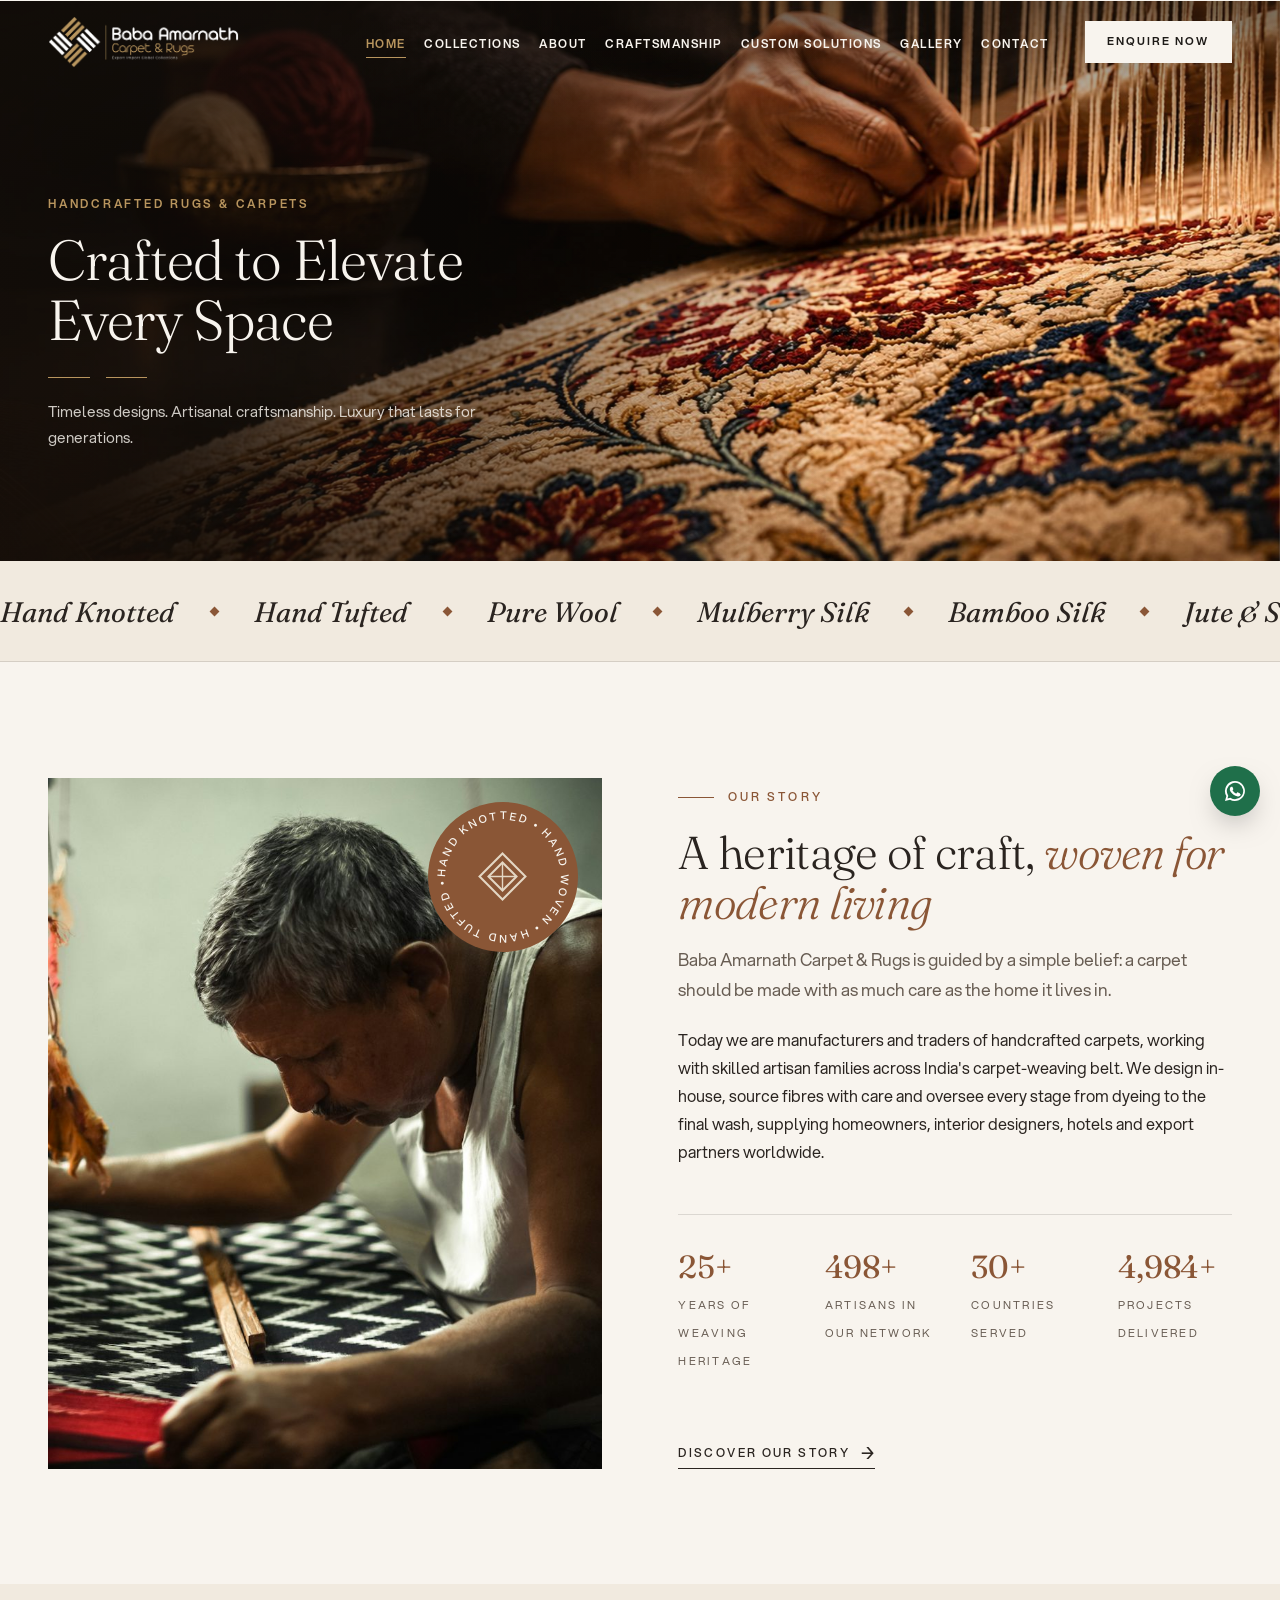
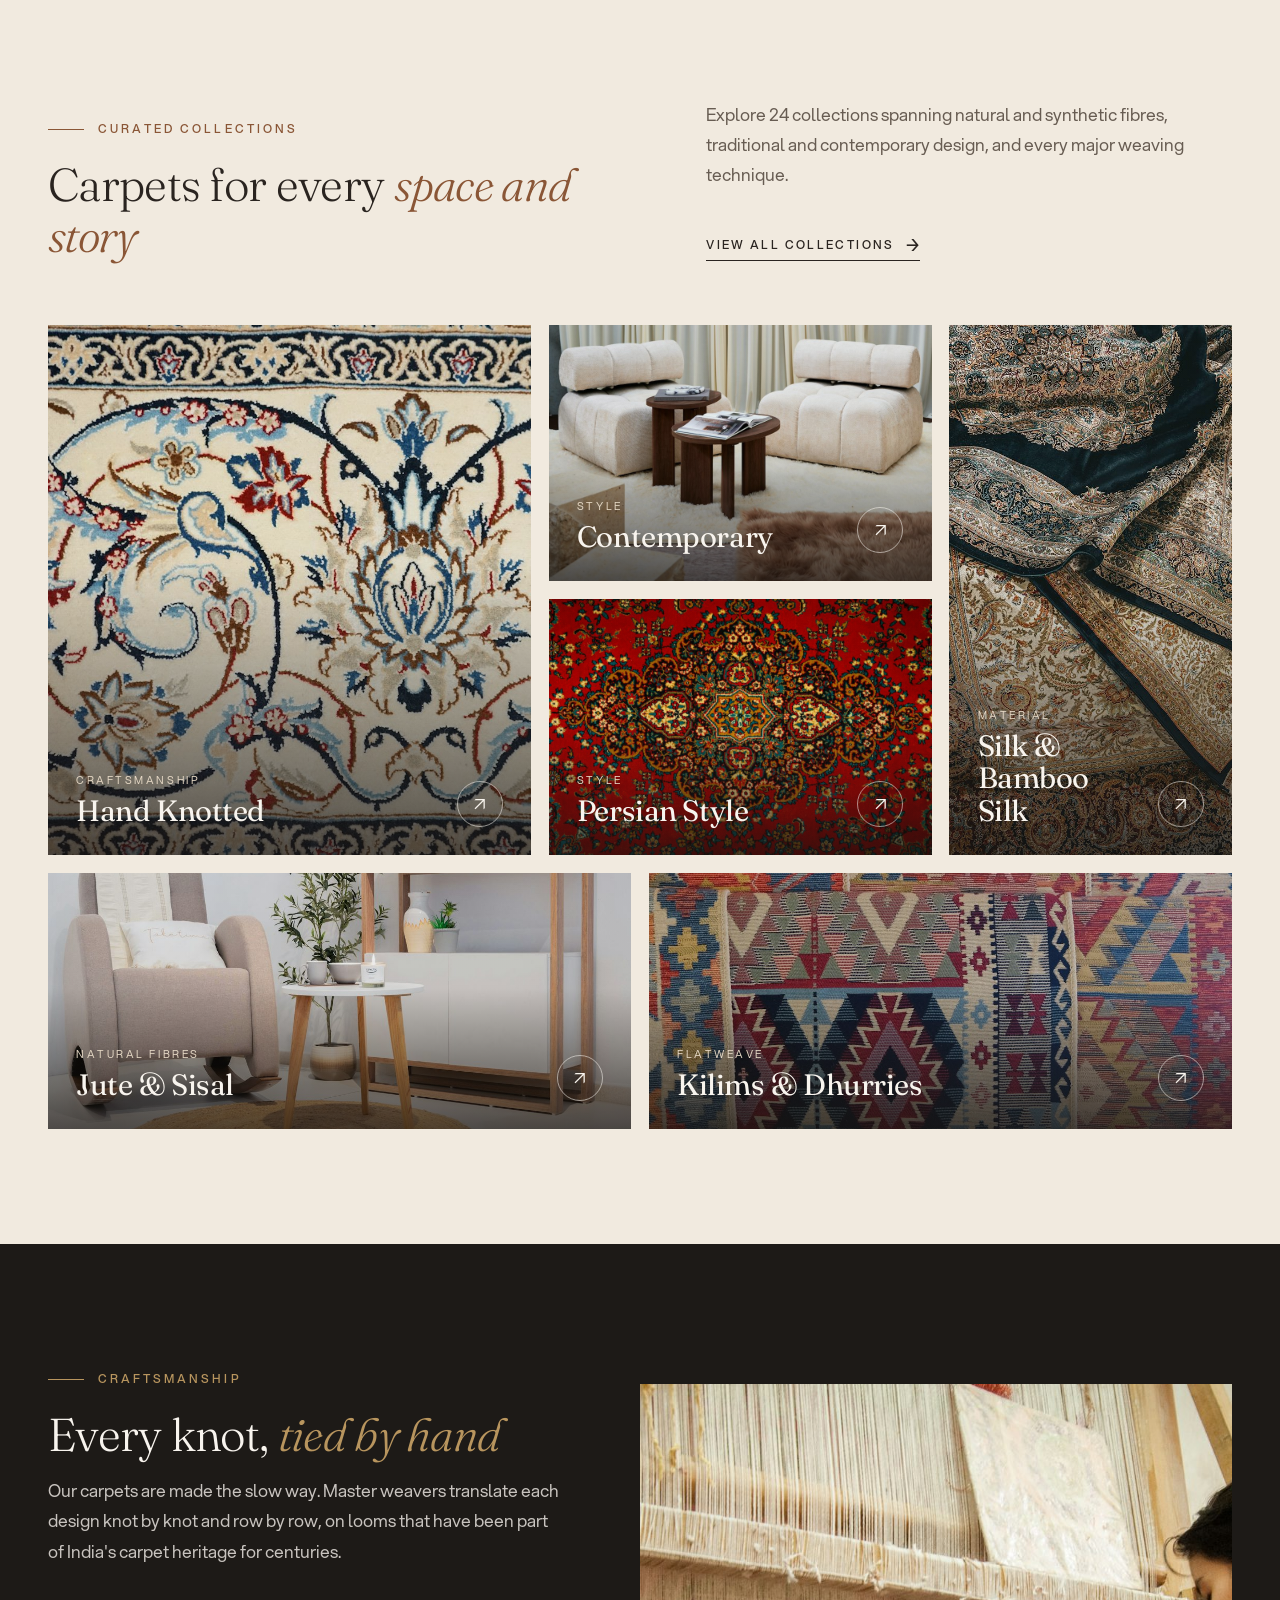
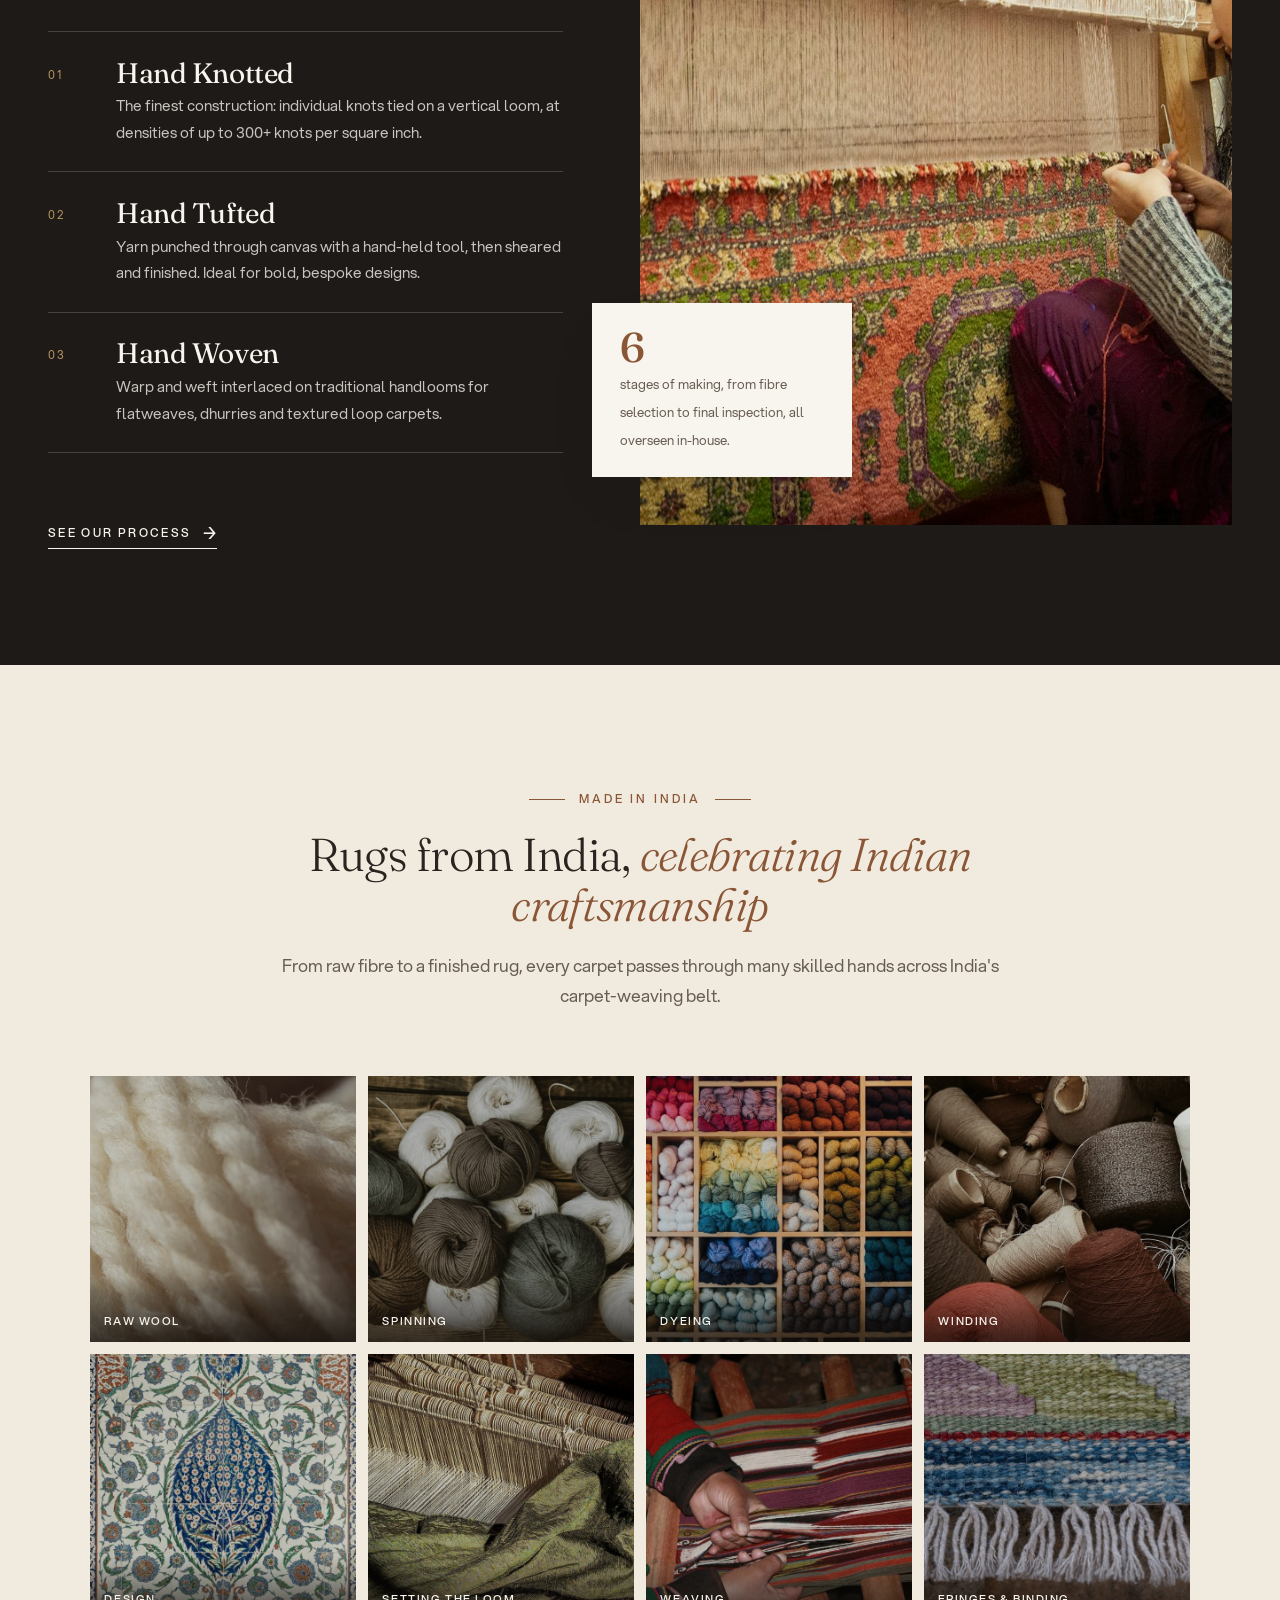
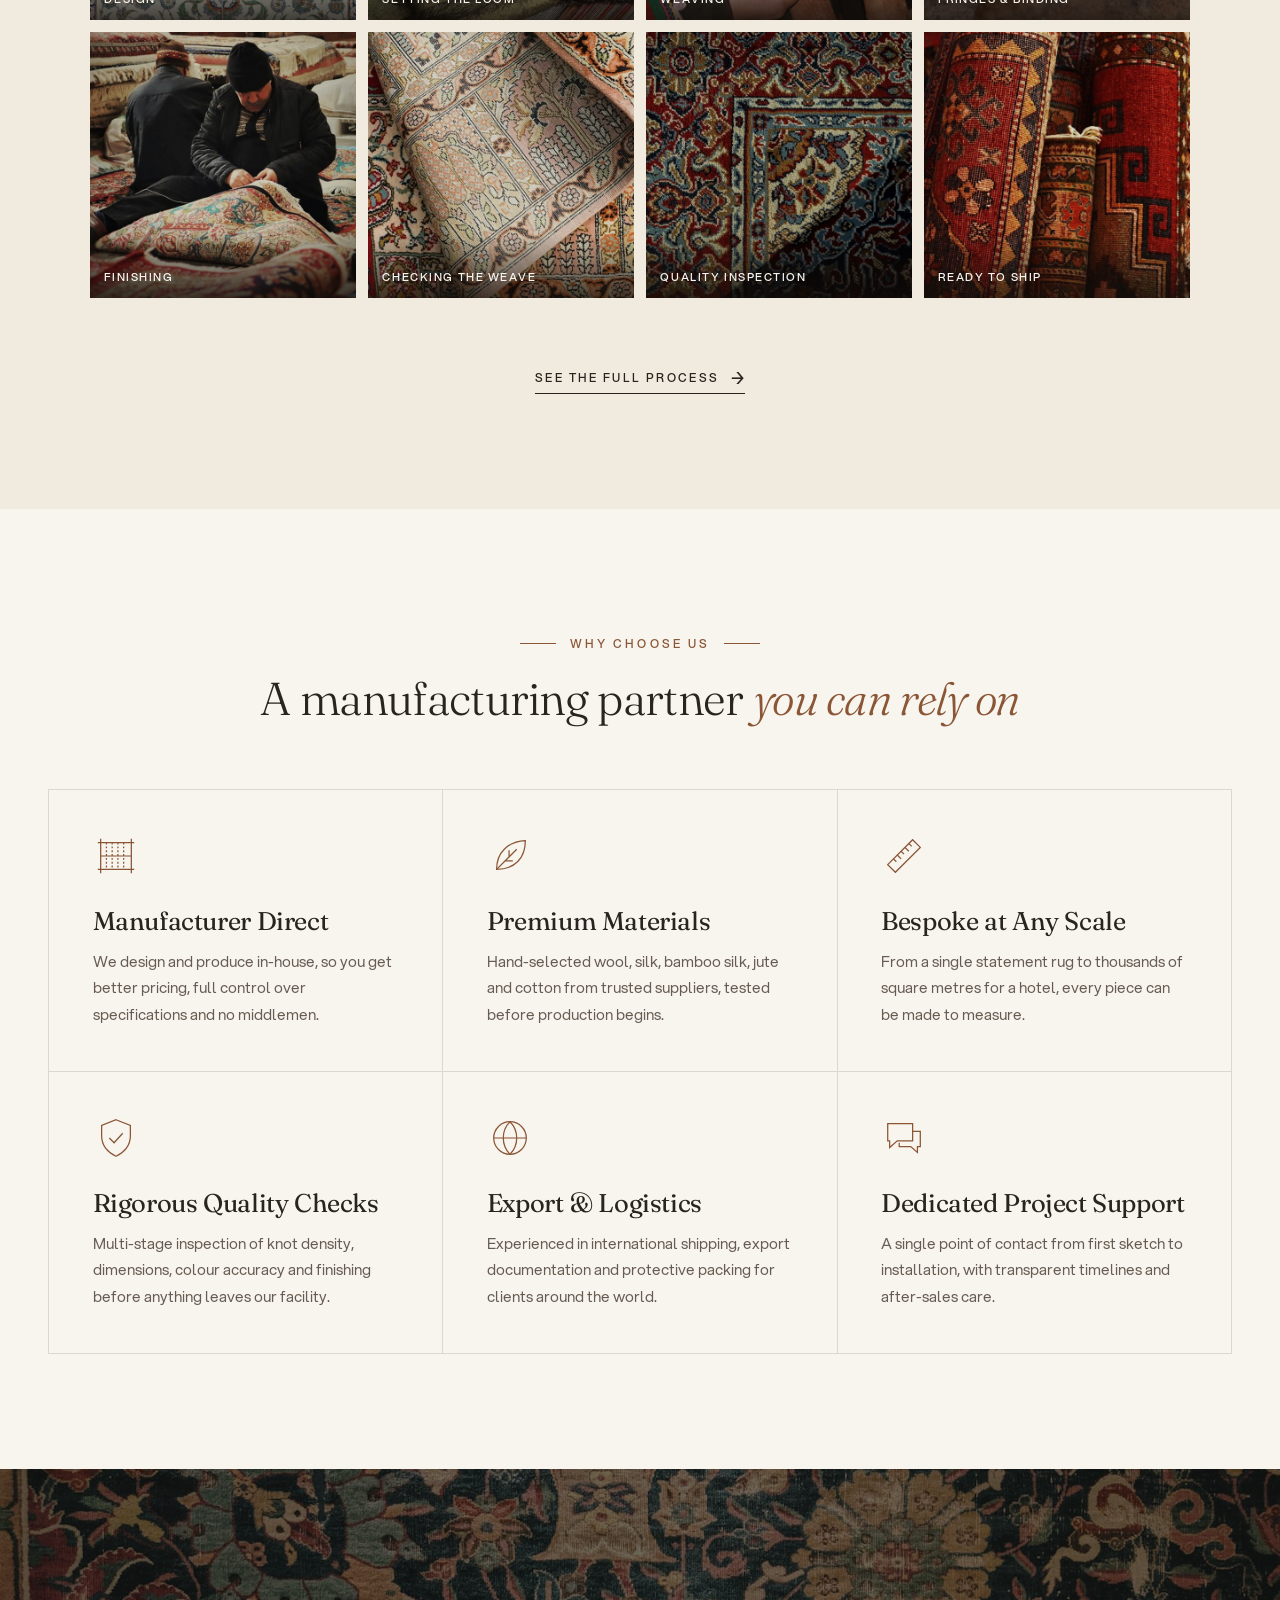
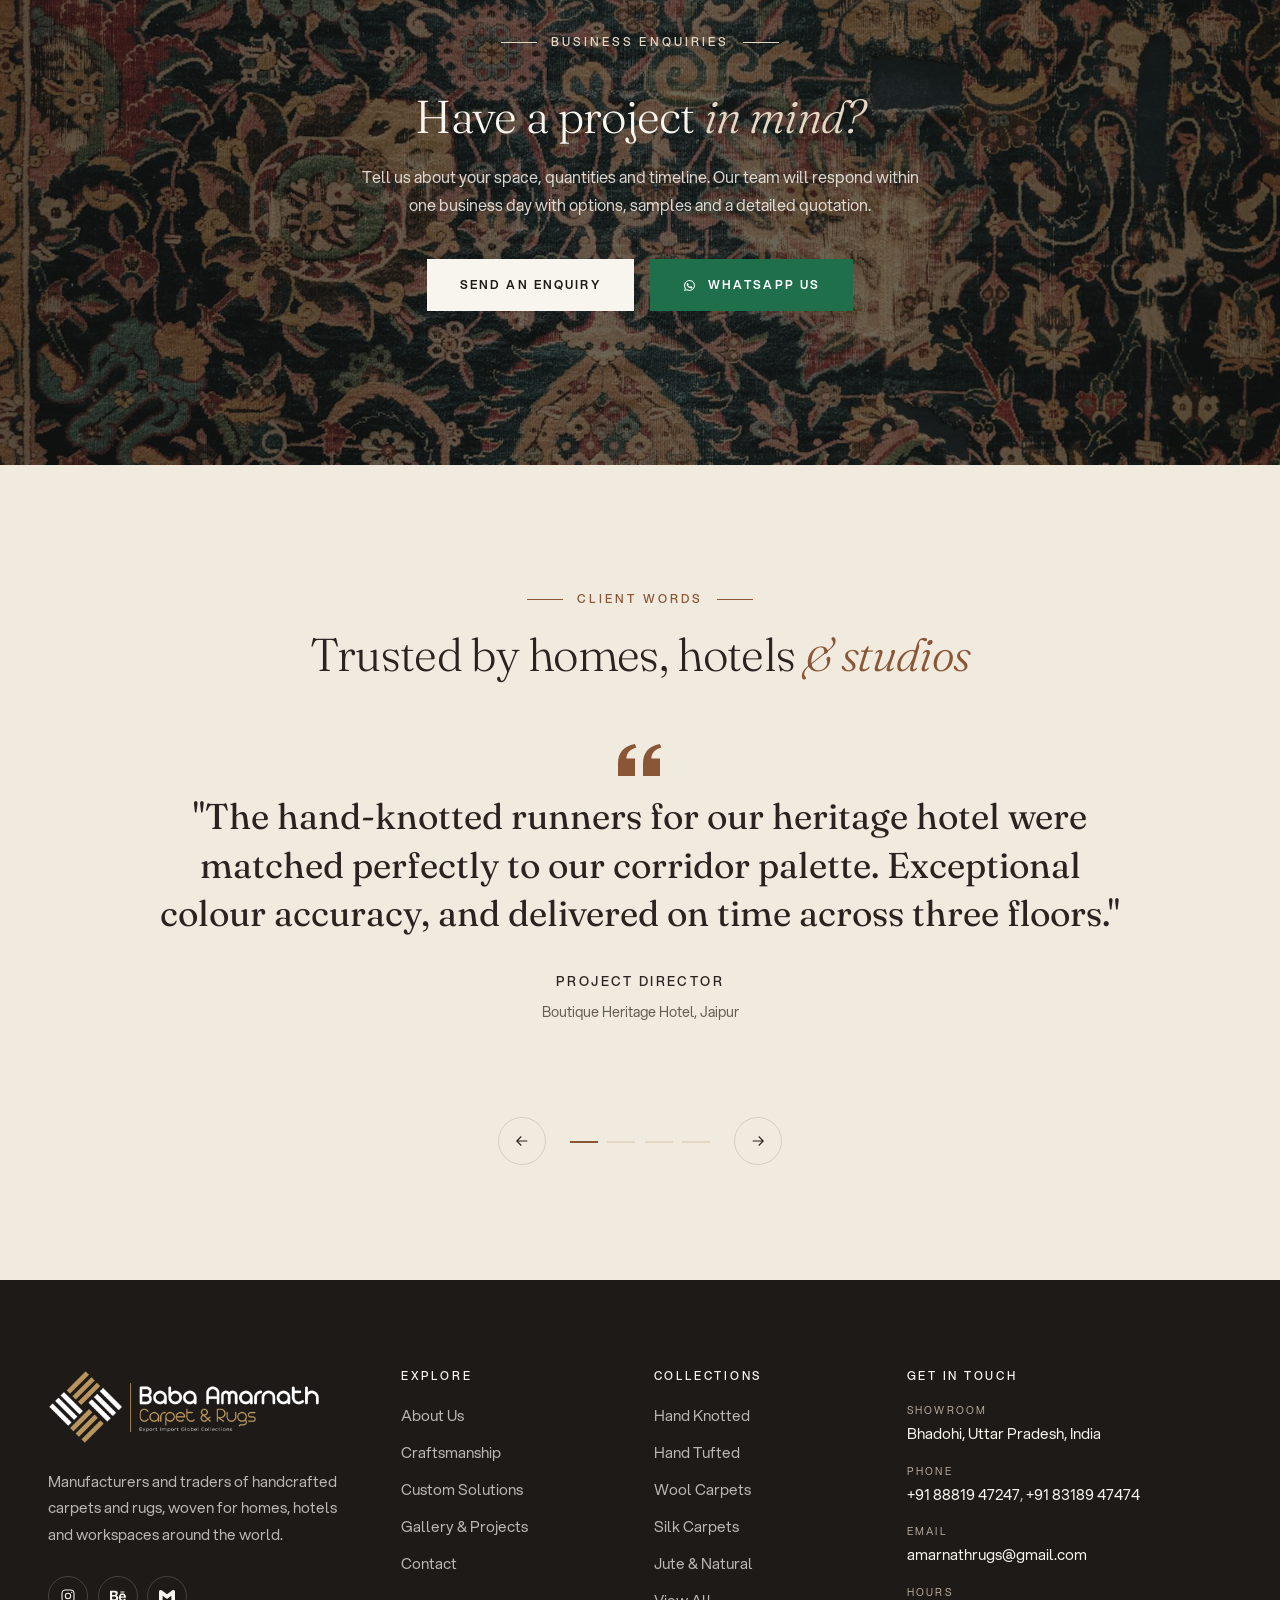
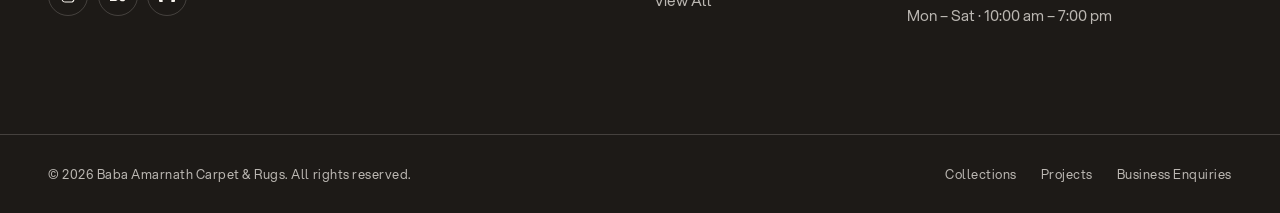
<file: index.html>
<!DOCTYPE html>
<html lang="en">
<head>
  <meta charset="UTF-8">
  <meta name="viewport" content="width=device-width, initial-scale=1">
  <title>Baba Amarnath Carpet &amp; Rugs | Handcrafted Carpet Manufacturers &amp; Traders</title>
  <meta name="description" content="Baba Amarnath Carpet &amp; Rugs designs, manufactures and trades handcrafted carpets and rugs: hand-knotted, hand-tufted, flatweave, wool, silk, jute and bespoke carpets for homes, hotels and workspaces.">
  <link rel="canonical" href="https://babaamarnathcarpet.in/">
  <meta name="theme-color" content="#2a231e">
  <meta property="og:type" content="website">
  <meta property="og:title" content="Baba Amarnath Carpet &amp; Rugs | Handcrafted Carpet Manufacturers &amp; Traders">
  <meta property="og:description" content="Hand-knotted, hand-tufted and bespoke carpets for residences, hospitality and commercial interiors.">
  <meta property="og:image" content="assets/images/hero/home-hero.jpg">
  <link rel="icon" href="assets/icons/favicon.svg" type="image/svg+xml">
  <link rel="preconnect" href="https://fonts.googleapis.com">
  <link rel="preconnect" href="https://fonts.gstatic.com" crossorigin>
  <link rel="stylesheet" href="https://fonts.googleapis.com/css2?family=Fraunces:ital,opsz,wght@0,9..144,300..600;1,9..144,300..500&display=swap">
  <link rel="preload" href="assets/fonts/aspekta/aspekta-400.woff2" as="font" type="font/woff2" crossorigin>
  <link rel="preload" as="image" href="assets/images/hero/home-banner.jpg" fetchpriority="high">
  <link rel="stylesheet" href="css/style.css">
  <link rel="stylesheet" href="css/animations.css">
  <link rel="stylesheet" href="css/responsive.css">
  <script>document.documentElement.classList.add("js");</script>
  <script type="application/ld+json">
  {
    "@context": "https://schema.org",
    "@type": "Organization",
    "name": "Baba Amarnath Carpet & Rugs",
    "url": "https://babaamarnathcarpet.in/",
    "description": "Manufacturers and traders of handcrafted carpets and rugs.",
    "logo": "assets/images/brand/logo-ink.png"
  }
  </script>
</head>
<body>
  <a class="skip-link" href="#main">Skip to content</a>

  <!-- ============ Header ============ -->
  <header class="site-header site-header--overlay" data-header>
    <div class="container site-header__inner">
      <a class="brand" href="index.html" aria-label="Baba Amarnath Carpet & Rugs home">
        <img class="brand__logo brand__logo--ink" src="assets/images/brand/logo-ink.png" width="800" height="218" alt="">
        <img class="brand__logo brand__logo--light" src="assets/images/brand/logo-light.png" width="800" height="218" alt="">
      </a>
      <nav class="nav" aria-label="Primary">
        <ul class="nav__list">
          <li><a class="nav__link" href="index.html">Home</a></li>
          <li><a class="nav__link" href="collections.html">Collections</a></li>
          <li><a class="nav__link" href="about.html">About</a></li>
          <li><a class="nav__link" href="craftsmanship.html">Craftsmanship</a></li>
          <li><a class="nav__link" href="custom-solutions.html">Custom Solutions</a></li>
          <li><a class="nav__link" href="gallery.html">Gallery</a></li>
          <li><a class="nav__link" href="contact.html">Contact</a></li>
        </ul>
        <a class="btn btn--sm" href="contact.html#enquiry">Enquire Now</a>
        <button class="nav__toggle" type="button" aria-expanded="false" aria-controls="mobile-nav" aria-label="Open menu" data-nav-toggle><span></span><span></span><span></span></button>
      </nav>
    </div>
  </header>

  <!-- ============ Mobile navigation ============ -->
  <div class="mobile-nav" id="mobile-nav" aria-hidden="true" data-mobile-nav>
    <div class="mobile-nav__backdrop" data-nav-close></div>
    <div class="mobile-nav__panel" role="dialog" aria-modal="true" aria-label="Site menu">
      <div class="mobile-nav__top">
        <a class="brand" href="index.html" aria-label="Baba Amarnath Carpet & Rugs home">
          <img class="brand__logo brand__logo--ink" src="assets/images/brand/logo-ink.png" width="800" height="218" alt="">
        </a>
        <button class="mobile-nav__close" type="button" aria-label="Close menu" data-nav-close>&times;</button>
      </div>
      <ul class="mobile-nav__list">
        <li><a href="index.html">Home <span>01</span></a></li>
        <li><a href="collections.html">Collections <span>02</span></a></li>
        <li><a href="about.html">About <span>03</span></a></li>
        <li><a href="craftsmanship.html">Craftsmanship <span>04</span></a></li>
        <li><a href="custom-solutions.html">Custom Solutions <span>05</span></a></li>
        <li><a href="gallery.html">Gallery <span>06</span></a></li>
        <li><a href="contact.html">Contact <span>07</span></a></li>
      </ul>
      <div class="mobile-nav__footer">
        <a class="btn" href="contact.html#enquiry">Enquire Now</a>
        <a href="tel:+918881947247" data-config="phone">+91 88819 47247, +91 83189 47474</a>
        <a href="mailto:amarnathrugs@gmail.com" data-config="email">amarnathrugs@gmail.com</a>
      </div>
    </div>
  </div>

  <main id="main">
    <!-- ============ Hero ============ -->
    <section class="hero hero--banner" aria-labelledby="hero-title">
      <div class="hero__media">
        <img src="assets/images/hero/home-banner.jpg" width="2172" height="724" alt="Artisan's hand weaving a red, ivory and navy floral carpet on a traditional loom, beside balls of wool in a brass bowl" fetchpriority="high">
      </div>
      <div class="container hero__content">
        <div class="hero__copy">
          <p class="hero__eyebrow">Handcrafted Rugs &amp; Carpets</p>
          <h1 class="hero__title" id="hero-title">Crafted to Elevate <span class="hero__line">Every Space</span></h1>
          <span class="hero__rule" aria-hidden="true"></span>
          <p class="hero__text">Timeless designs. Artisanal craftsmanship. Luxury that lasts for generations.</p>
        </div>
      </div>
    </section>

    <!-- ============ Craft ribbon ============ -->
    <div class="marquee" aria-hidden="true">
      <div class="marquee__track">
        <div class="marquee__group">
          <span class="marquee__item">Hand Knotted</span><span class="marquee__item">Hand Tufted</span><span class="marquee__item">Pure Wool</span><span class="marquee__item">Mulberry Silk</span><span class="marquee__item">Bamboo Silk</span><span class="marquee__item">Jute &amp; Sisal</span><span class="marquee__item">Kilim &amp; Dhurrie</span><span class="marquee__item">Persian Inspired</span><span class="marquee__item">Contemporary</span><span class="marquee__item">Bespoke Commissions</span>
        </div>
        <div class="marquee__group">
          <span class="marquee__item">Hand Knotted</span><span class="marquee__item">Hand Tufted</span><span class="marquee__item">Pure Wool</span><span class="marquee__item">Mulberry Silk</span><span class="marquee__item">Bamboo Silk</span><span class="marquee__item">Jute &amp; Sisal</span><span class="marquee__item">Kilim &amp; Dhurrie</span><span class="marquee__item">Persian Inspired</span><span class="marquee__item">Contemporary</span><span class="marquee__item">Bespoke Commissions</span>
        </div>
      </div>
    </div>

    <!-- ============ About ============ -->
    <section class="section" aria-labelledby="about-title">
      <div class="container split split--stretch">
        <div class="about-collage reveal">
          <div class="media about-collage__main reveal-media">
            <img src="assets/images/about/artisan-weaving.jpg" width="800" height="1000" loading="lazy" decoding="async" alt="Master weaver tying knots on a traditional carpet loom">
          </div>
          <div class="about-collage__badge" aria-hidden="true">
            <svg class="about-collage__badge-ring" viewBox="0 0 120 120"><defs><path id="badge-circle" d="M60 60m-46 0a46 46 0 1 1 92 0a46 46 0 1 1-92 0"/></defs><text><textPath href="#badge-circle" textLength="286" lengthAdjust="spacing">Hand Knotted • Hand Woven • Hand Tufted •</textPath></text></svg>
            <svg class="brand__mark" viewBox="0 0 40 40" fill="none" stroke="currentColor" stroke-width="1.6"><path d="M20 2 38 20 20 38 2 20Z"/><path d="M20 9 31 20 20 31 9 20Z"/><path d="M20 9v22M9 20h22" stroke-width="1.1"/></svg>
          </div>
        </div>
        <div class="reveal">
          <p class="eyebrow">Our Story</p>
          <h2 id="about-title">A heritage of craft, <em>woven for modern living</em></h2>
          <p class="lead">Baba Amarnath Carpet &amp; Rugs is guided by a simple belief: a carpet should be made with as much care as the home it lives in.</p>
          <p>Today we are manufacturers and traders of handcrafted carpets, working with skilled artisan families across India's carpet-weaving belt. We design in-house, source fibres with care and oversee every stage from dyeing to the final wash, supplying homeowners, interior designers, hotels and export partners worldwide.</p>
          <!-- EDIT: replace these figures with your company's real numbers -->
          <div class="stats">
            <div><span class="stat__num" data-count="25" data-suffix="+">25+</span><span class="stat__label">Years of weaving heritage</span></div>
            <div><span class="stat__num" data-count="500" data-suffix="+">500+</span><span class="stat__label">Artisans in our network</span></div>
            <div><span class="stat__num" data-count="30" data-suffix="+">30+</span><span class="stat__label">Countries served</span></div>
            <div><span class="stat__num" data-count="5000" data-suffix="+">5,000+</span><span class="stat__label">Projects delivered</span></div>
          </div>
          <p class="mt-lg"><a class="link-arrow" href="about.html">Discover our story</a></p>
        </div>
      </div>
    </section>

    <!-- ============ Collections overview ============ -->
    <section class="section section--cream" aria-labelledby="collections-title">
      <div class="container">
        <div class="section-head section-head--split reveal">
          <div>
            <p class="eyebrow">Curated Collections</p>
            <h2 id="collections-title">Carpets for every <em>space and story</em></h2>
          </div>
          <div class="section-head__aside">
            <p class="lead">Explore 24 collections spanning natural and synthetic fibres, traditional and contemporary design, and every major weaving technique.</p>
            <a class="link-arrow" href="collections.html">View all collections</a>
          </div>
        </div>
        <div class="bento" data-stagger="0.08">
          <a class="tile reveal" href="collections.html#hand-knotted">
            <img src="assets/images/carpets/featured-hand-knotted.jpg" width="800" height="1000" loading="lazy" decoding="async" alt="Ivory hand-knotted carpet with fine floral scrollwork">
            <span class="tile__body"><span><span class="tile__label">Craftsmanship</span><h3>Hand Knotted</h3></span><span class="tile__arrow" aria-hidden="true">&#8599;</span></span>
          </a>
          <a class="tile reveal" href="collections.html#contemporary">
            <img src="assets/images/carpets/featured-contemporary.jpg" width="960" height="640" loading="lazy" decoding="async" alt="Cream bouclé armchairs on a soft neutral contemporary rug">
            <span class="tile__body"><span><span class="tile__label">Style</span><h3>Contemporary</h3></span><span class="tile__arrow" aria-hidden="true">&#8599;</span></span>
          </a>
          <a class="tile reveal" href="collections.html#silk">
            <img src="assets/images/carpets/featured-silk.jpg" width="640" height="960" loading="lazy" decoding="async" alt="Lustrous silk oriental rugs folded to show their sheen">
            <span class="tile__body"><span><span class="tile__label">Material</span><h3>Silk &amp; Bamboo Silk</h3></span><span class="tile__arrow" aria-hidden="true">&#8599;</span></span>
          </a>
          <a class="tile reveal" href="collections.html#persian">
            <img src="assets/images/carpets/featured-persian.jpg" width="960" height="640" loading="lazy" decoding="async" alt="Deep red Persian-style carpet with a central medallion">
            <span class="tile__body"><span><span class="tile__label">Style</span><h3>Persian Style</h3></span><span class="tile__arrow" aria-hidden="true">&#8599;</span></span>
          </a>
          <a class="tile reveal" href="collections.html#jute">
            <img src="assets/images/carpets/featured-natural.jpg" width="1120" height="640" loading="lazy" decoding="async" alt="Round braided jute rug in a bright, minimal living space">
            <span class="tile__body"><span><span class="tile__label">Natural Fibres</span><h3>Jute &amp; Sisal</h3></span><span class="tile__arrow" aria-hidden="true">&#8599;</span></span>
          </a>
          <a class="tile reveal" href="collections.html#kilim">
            <img src="assets/images/carpets/featured-kilim.jpg" width="1120" height="640" loading="lazy" decoding="async" alt="Patchwork of colourful kilim flatweaves with geometric motifs">
            <span class="tile__body"><span><span class="tile__label">Flatweave</span><h3>Kilims &amp; Dhurries</h3></span><span class="tile__arrow" aria-hidden="true">&#8599;</span></span>
          </a>
        </div>
      </div>
    </section>

    <!-- ============ Craftsmanship ============ -->
    <section class="section section--dark on-dark" aria-labelledby="craft-title">
      <div class="container split split--wide-text">
        <div class="reveal">
          <p class="eyebrow">Craftsmanship</p>
          <h2 id="craft-title">Every knot, <em>tied by hand</em></h2>
          <p class="lead">Our carpets are made the slow way. Master weavers translate each design knot by knot and row by row, on looms that have been part of India's carpet heritage for centuries.</p>
          <ol class="technique-list mt-lg">
            <li class="technique"><h3>Hand Knotted</h3><p>The finest construction: individual knots tied on a vertical loom, at densities of up to 300+ knots per square inch.</p></li>
            <li class="technique"><h3>Hand Tufted</h3><p>Yarn punched through canvas with a hand-held tool, then sheared and finished. Ideal for bold, bespoke designs.</p></li>
            <li class="technique"><h3>Hand Woven</h3><p>Warp and weft interlaced on traditional handlooms for flatweaves, dhurries and textured loop carpets.</p></li>
          </ol>
          <p class="mt-lg"><a class="link-arrow" href="craftsmanship.html">See our process</a></p>
        </div>
        <div class="craft-media reveal">
          <div class="media craft-media__main reveal-media">
            <img src="assets/images/about/hand-knotting.jpg" width="800" height="1000" loading="lazy" decoding="async" alt="Artisan hand-knotting a patterned carpet on a vertical loom">
          </div>
          <div class="craft-media__caption">
            <strong>6</strong>
            <span>stages of making, from fibre selection to final inspection, all overseen in-house.</span>
          </div>
        </div>
      </div>
    </section>

    <!-- ============ Rug making process ============ -->
    <section class="section section--cream" aria-labelledby="process-title">
      <div class="container">
        <div class="section-head section-head--center reveal">
          <p class="eyebrow eyebrow--center">Made in India</p>
          <h2 id="process-title">Rugs from India, <em>celebrating Indian craftsmanship</em></h2>
          <p class="lead">From raw fibre to a finished rug, every carpet passes through many skilled hands across India's carpet-weaving belt.</p>
        </div>
        <ol class="process-grid" data-stagger="0.05" aria-label="How our rugs are made">
          <li class="process-tile reveal"><img src="assets/images/process-grid/01-raw-wool.jpg" width="600" height="600" loading="lazy" decoding="async" alt="Close-up of soft, undyed raw wool fibres"><span class="process-tile__label">Raw wool</span></li>
          <li class="process-tile reveal"><img src="assets/images/process-grid/02-spun-yarn.jpg" width="600" height="600" loading="lazy" decoding="async" alt="Balls of undyed, brown and grey spun wool yarn"><span class="process-tile__label">Spinning</span></li>
          <li class="process-tile reveal"><img src="assets/images/process-grid/03-dyed-yarn.jpg" width="600" height="600" loading="lazy" decoding="async" alt="Shelves of dyed wool yarn sorted by colour"><span class="process-tile__label">Dyeing</span></li>
          <li class="process-tile reveal"><img src="assets/images/process-grid/04-yarn-cones.jpg" width="600" height="600" loading="lazy" decoding="async" alt="Cones of natural, brown and rust-coloured yarn"><span class="process-tile__label">Winding</span></li>
          <li class="process-tile reveal"><img src="assets/images/process-grid/05-design.jpg" width="600" height="600" loading="lazy" decoding="async" alt="Ornate blue and green floral design with a central medallion"><span class="process-tile__label">Design</span></li>
          <li class="process-tile reveal"><img src="assets/images/process-grid/06-loom.jpg" width="600" height="600" loading="lazy" decoding="async" alt="Warp threads strung across a traditional wooden loom"><span class="process-tile__label">Setting the loom</span></li>
          <li class="process-tile reveal"><img src="assets/images/process-grid/07-weaving.jpg" width="600" height="600" loading="lazy" decoding="async" alt="Hands passing coloured weft through the warp on a loom"><span class="process-tile__label">Weaving</span></li>
          <li class="process-tile reveal"><img src="assets/images/process-grid/08-fringes.jpg" width="600" height="600" loading="lazy" decoding="async" alt="End of a striped flatwoven rug with knotted wool fringes"><span class="process-tile__label">Fringes &amp; binding</span></li>
          <li class="process-tile reveal"><img src="assets/images/process-grid/09-finishing.jpg" width="600" height="600" loading="lazy" decoding="async" alt="Artisans finishing a patterned rug by hand"><span class="process-tile__label">Finishing</span></li>
          <li class="process-tile reveal"><img src="assets/images/process-grid/10-checking.jpg" width="600" height="600" loading="lazy" decoding="async" alt="Folded corner of a fine rug showing the detail of its pattern"><span class="process-tile__label">Checking the weave</span></li>
          <li class="process-tile reveal"><img src="assets/images/process-grid/11-inspection.jpg" width="600" height="600" loading="lazy" decoding="async" alt="Corner of a red, navy and ivory rug with an ornate border"><span class="process-tile__label">Quality inspection</span></li>
          <li class="process-tile reveal"><img src="assets/images/process-grid/12-ready.jpg" width="600" height="600" loading="lazy" decoding="async" alt="Rolled red and orange rugs stacked together"><span class="process-tile__label">Ready to ship</span></li>
        </ol>
        <p class="text-center mt-lg reveal"><a class="link-arrow" href="craftsmanship.html">See the full process</a></p>
      </div>
    </section>

    <!-- ============ Why choose us ============ -->
    <section class="section" aria-labelledby="why-title">
      <div class="container">
        <div class="section-head section-head--center reveal">
          <p class="eyebrow eyebrow--center">Why Choose Us</p>
          <h2 id="why-title">A manufacturing partner <em>you can rely on</em></h2>
        </div>
        <div class="feature-grid" data-stagger="0.08">
          <article class="feature reveal">
            <svg class="feature__icon" viewBox="0 0 48 48" fill="none" stroke="currentColor" stroke-width="1.3" aria-hidden="true"><path d="M8 6v36M40 6v36M5 10h38M5 38h38M8 24h32"/><path d="M14 10v28M20 10v28M26 10v28M32 10v28" stroke-dasharray="2 2"/></svg>
            <h3>Manufacturer Direct</h3>
            <p>We design and produce in-house, so you get better pricing, full control over specifications and no middlemen.</p>
          </article>
          <article class="feature reveal">
            <svg class="feature__icon" viewBox="0 0 48 48" fill="none" stroke="currentColor" stroke-width="1.3" aria-hidden="true"><path d="M10 38C10 20 22 9 40 8c0 18-11 30-30 30z"/><path d="M10 38 31 17M19 29h8M23 25v-7"/></svg>
            <h3>Premium Materials</h3>
            <p>Hand-selected wool, silk, bamboo silk, jute and cotton from trusted suppliers, tested before production begins.</p>
          </article>
          <article class="feature reveal">
            <svg class="feature__icon" viewBox="0 0 48 48" fill="none" stroke="currentColor" stroke-width="1.3" aria-hidden="true"><path d="M7 33 33 7l8 8-26 26z"/><path d="M13 27l3 3M17 23l4 4M21 19l3 3M25 15l4 4M29 11l3 3"/></svg>
            <h3>Bespoke at Any Scale</h3>
            <p>From a single statement rug to thousands of square metres for a hotel, every piece can be made to measure.</p>
          </article>
          <article class="feature reveal">
            <svg class="feature__icon" viewBox="0 0 48 48" fill="none" stroke="currentColor" stroke-width="1.3" aria-hidden="true"><path d="M24 5 39 11v11c0 10-6.5 17.5-15 21-8.5-3.5-15-11-15-21V11z"/><path d="m17 24 5 5 9-10"/></svg>
            <h3>Rigorous Quality Checks</h3>
            <p>Multi-stage inspection of knot density, dimensions, colour accuracy and finishing before anything leaves our facility.</p>
          </article>
          <article class="feature reveal">
            <svg class="feature__icon" viewBox="0 0 48 48" fill="none" stroke="currentColor" stroke-width="1.3" aria-hidden="true"><circle cx="24" cy="24" r="17"/><path d="M7 24h34M24 7c5 5 7 11 7 17s-2 12-7 17c-5-5-7-11-7-17s2-12 7-17z"/></svg>
            <h3>Export &amp; Logistics</h3>
            <p>Experienced in international shipping, export documentation and protective packing for clients around the world.</p>
          </article>
          <article class="feature reveal">
            <svg class="feature__icon" viewBox="0 0 48 48" fill="none" stroke="currentColor" stroke-width="1.3" aria-hidden="true"><path d="M7 9h26v18H17l-8 7v-7H7z"/><path d="M33 17h8v16h-3v6l-7-6H19v-4"/></svg>
            <h3>Dedicated Project Support</h3>
            <p>A single point of contact from first sketch to installation, with transparent timelines and after-sales care.</p>
          </article>
        </div>
      </div>
    </section>

    <!-- ============ Enquiry CTA ============ -->
    <section class="cta-band" aria-labelledby="cta-title">
      <div class="cta-band__media">
        <img src="assets/images/hero/cta-band.jpg" width="1600" height="800" loading="lazy" decoding="async" alt="">
      </div>
      <div class="container reveal">
        <p class="eyebrow eyebrow--center">Business Enquiries</p>
        <h2 id="cta-title">Have a project <em>in mind?</em></h2>
        <p>Tell us about your space, quantities and timeline. Our team will respond within one business day with options, samples and a detailed quotation.</p>
        <div class="cluster">
          <a class="btn btn--light" href="contact.html#enquiry">Send an Enquiry</a>
          <a class="btn btn--whatsapp" href="https://wa.me/918881947247" data-config="whatsapp" target="_blank" rel="noopener">
            <svg viewBox="0 0 24 24" fill="currentColor" aria-hidden="true"><path d="M12 2a10 10 0 0 0-8.6 15.1L2 22l5-1.3A10 10 0 1 0 12 2zm0 18.2c-1.5 0-2.9-.4-4.2-1.2l-.3-.2-3 .8.8-2.9-.2-.3A8.2 8.2 0 1 1 12 20.2zm4.5-6.1c-.2-.1-1.5-.7-1.7-.8-.2-.1-.4-.1-.6.1l-.8 1c-.1.2-.3.2-.5.1a6.7 6.7 0 0 1-3.3-2.9c-.2-.4.2-.4.7-1.3.1-.2 0-.3 0-.4l-.8-1.8c-.2-.5-.4-.4-.6-.4h-.5a1 1 0 0 0-.7.3 3 3 0 0 0-.9 2.2c0 1.3.9 2.5 1.1 2.7.1.2 1.8 2.8 4.5 3.9 1.7.7 2.4.8 3.2.7.5-.1 1.5-.6 1.8-1.2.2-.6.2-1.1.1-1.2l-.4-.2z"/></svg>
            WhatsApp Us
          </a>
        </div>
      </div>
    </section>

    <!-- ============ Testimonials ============ -->
    <!-- EDIT: replace with genuine client testimonials (with permission) -->
    <section class="section section--cream" aria-labelledby="testimonials-title">
      <div class="container">
        <div class="section-head section-head--center reveal">
          <p class="eyebrow eyebrow--center">Client Words</p>
          <h2 id="testimonials-title">Trusted by homes, hotels <em>&amp; studios</em></h2>
        </div>
        <div class="testimonials reveal" data-testimonials>
          <svg class="quote-mark" viewBox="0 0 44 32" fill="currentColor" aria-hidden="true"><path d="M0 32V19.6C0 8.8 5.6 2.3 16.8 0l1.6 3.6C12 5.4 8.8 9 8.4 14.4H17V32H0zm25 0V19.6C25 8.8 30.6 2.3 41.8 0l1.6 3.6C37 5.4 33.8 9 33.4 14.4H42V32H25z"/></svg>
          <div class="testimonials__viewport" aria-live="polite">
            <figure class="testimonial is-active">
              <blockquote>"The hand-knotted runners for our heritage hotel were matched perfectly to our corridor palette. Exceptional colour accuracy, and delivered on time across three floors."</blockquote>
              <figcaption><strong>Project Director</strong><span>Boutique Heritage Hotel, Jaipur</span></figcaption>
            </figure>
            <figure class="testimonial">
              <blockquote>"As an interior studio, we need a manufacturing partner who listens. They turned our concept sketch into a custom silk-and-wool rug that became the centrepiece of the project."</blockquote>
              <figcaption><strong>Principal Designer</strong><span>Interior Design Studio, Mumbai</span></figcaption>
            </figure>
            <figure class="testimonial">
              <blockquote>"We have sourced flatweaves and jute rugs from them for several seasons. Consistent quality, honest timelines and a team that responds quickly to every query."</blockquote>
              <figcaption><strong>Head of Sourcing</strong><span>Home Décor Retailer, London</span></figcaption>
            </figure>
            <figure class="testimonial">
              <blockquote>"From the first strike-off to final installation the process was completely transparent. Our office now has carpets that feel designed, not just specified."</blockquote>
              <figcaption><strong>Facilities Manager</strong><span>Corporate Headquarters, Bengaluru</span></figcaption>
            </figure>
          </div>
          <div class="testimonials__controls">
            <button class="round-btn" type="button" aria-label="Previous testimonial" data-prev><svg viewBox="0 0 24 24" fill="none" stroke="currentColor" stroke-width="1.5" aria-hidden="true"><path d="M19 12H5M11 6l-6 6 6 6"/></svg></button>
            <div class="dots" data-dots></div>
            <button class="round-btn" type="button" aria-label="Next testimonial" data-next><svg viewBox="0 0 24 24" fill="none" stroke="currentColor" stroke-width="1.5" aria-hidden="true"><path d="M5 12h14M13 6l6 6-6 6"/></svg></button>
          </div>
        </div>
      </div>
    </section>
  </main>

  <!-- ============ Footer ============ -->
  <footer class="site-footer">
    <div class="container footer-top">
      <div class="footer-about">
        <a class="brand" href="index.html" aria-label="Baba Amarnath Carpet & Rugs home">
          <img class="brand__logo brand__logo--light" src="assets/images/brand/logo-light.png" width="800" height="218" alt="">
        </a>
        <p>Manufacturers and traders of handcrafted carpets and rugs, woven for homes, hotels and workspaces around the world.</p>
        <div class="socials">
          <a href="https://www.instagram.com/amarnathrugs?cplk=dzUwM2o3Y2E1dzhh" data-social="instagram" target="_blank" rel="noopener" aria-label="Instagram"><svg viewBox="0 0 24 24" fill="none" stroke="currentColor" stroke-width="1.6" aria-hidden="true"><rect x="3" y="3" width="18" height="18" rx="5"/><circle cx="12" cy="12" r="4"/><circle cx="17.5" cy="6.5" r="1" fill="currentColor" stroke="none"/></svg></a>
          <a href="https://www.behance.net/gallery/258161665/Premium-Carpet-Collection-Modern-Rugs-Carpets" data-social="behance" target="_blank" rel="noopener" aria-label="Behance"><svg viewBox="0 0 24 24" fill="currentColor" aria-hidden="true"><path d="M16.969 16.927a2.561 2.561 0 0 0 1.901.677 2.501 2.501 0 0 0 1.531-.475c.362-.235.636-.584.779-.99h2.585a5.091 5.091 0 0 1-1.9 2.896 5.292 5.292 0 0 1-3.091.88 5.839 5.839 0 0 1-2.284-.433 4.871 4.871 0 0 1-1.723-1.211 5.657 5.657 0 0 1-1.08-1.874 7.057 7.057 0 0 1-.383-2.393c-.005-.8.129-1.595.396-2.349a5.313 5.313 0 0 1 5.088-3.604 4.87 4.87 0 0 1 2.376.563c.661.362 1.231.87 1.668 1.485a6.2 6.2 0 0 1 .943 2.133c.194.821.263 1.666.205 2.508h-7.699c-.063.79.184 1.574.688 2.187ZM6.947 4.084a8.065 8.065 0 0 1 1.928.198 4.29 4.29 0 0 1 1.49.638c.418.303.748.711.958 1.182.241.579.357 1.203.341 1.83a3.506 3.506 0 0 1-.506 1.961 3.726 3.726 0 0 1-1.503 1.287 3.588 3.588 0 0 1 2.027 1.437c.464.747.697 1.615.67 2.494a4.593 4.593 0 0 1-.423 2.032 3.945 3.945 0 0 1-1.163 1.413 5.114 5.114 0 0 1-1.683.807 7.135 7.135 0 0 1-1.928.259H0V4.084h6.947Zm-.235 12.9c.308.004.616-.029.916-.099a2.18 2.18 0 0 0 .766-.332c.228-.158.411-.371.534-.619.142-.317.208-.663.191-1.009a2.08 2.08 0 0 0-.642-1.715 2.618 2.618 0 0 0-1.696-.505h-3.54v4.279h3.471Zm13.635-5.967a2.13 2.13 0 0 0-1.654-.619 2.336 2.336 0 0 0-1.163.259 2.474 2.474 0 0 0-.738.62 2.359 2.359 0 0 0-.396.792c-.074.239-.12.485-.137.734h4.769a3.239 3.239 0 0 0-.679-1.785l-.002-.001Zm-13.813-.648a2.254 2.254 0 0 0 1.423-.433c.399-.355.607-.88.56-1.413a1.916 1.916 0 0 0-.178-.891 1.298 1.298 0 0 0-.495-.533 1.851 1.851 0 0 0-.711-.274 3.966 3.966 0 0 0-.835-.073H3.241v3.631h3.293v-.014ZM21.62 5.122h-5.976v1.527h5.976V5.122Z"/></svg></a>
          <a href="mailto:amarnathrugs@gmail.com" data-social="gmail" aria-label="Gmail"><svg viewBox="0 0 24 24" fill="currentColor" aria-hidden="true"><path d="M24 5.457v13.909c0 .904-.732 1.636-1.636 1.636h-3.819V11.73L12 16.64l-6.545-4.91v9.273H1.636A1.636 1.636 0 0 1 0 19.366V5.457c0-2.023 2.309-3.178 3.927-1.964L5.455 4.64 12 9.548l6.545-4.91 1.528-1.145C21.69 2.28 24 3.434 24 5.457z"/></svg></a>
        </div>
      </div>
      <div class="footer-col">
        <h3>Explore</h3>
        <ul>
          <li><a href="about.html">About Us</a></li>
          <li><a href="craftsmanship.html">Craftsmanship</a></li>
          <li><a href="custom-solutions.html">Custom Solutions</a></li>
          <li><a href="gallery.html">Gallery &amp; Projects</a></li>
          <li><a href="contact.html">Contact</a></li>
        </ul>
      </div>
      <div class="footer-col">
        <h3>Collections</h3>
        <ul>
          <li><a href="collections.html#hand-knotted">Hand Knotted</a></li>
          <li><a href="collections.html#hand-tufted">Hand Tufted</a></li>
          <li><a href="collections.html#wool">Wool Carpets</a></li>
          <li><a href="collections.html#silk">Silk Carpets</a></li>
          <li><a href="collections.html#jute">Jute &amp; Natural</a></li>
          <li><a href="collections.html">View All</a></li>
        </ul>
      </div>
      <div class="footer-col footer-contact">
        <h3>Get in Touch</h3>
        <ul>
          <li><small>Showroom</small><address data-config="address">Bhadohi, Uttar Pradesh, India</address></li>
          <li><small>Phone</small><a href="tel:+918881947247" data-config="phone">+91 88819 47247, +91 83189 47474</a></li>
          <li><small>Email</small><a href="mailto:amarnathrugs@gmail.com" data-config="email">amarnathrugs@gmail.com</a></li>
          <li><small>Hours</small><span data-config="hours">Mon – Sat · 10:00 am – 7:00 pm</span></li>
        </ul>
      </div>
    </div>
    <div class="container footer-bottom">
      <p>&copy; <span data-year>2026</span> Baba Amarnath Carpet &amp; Rugs. All rights reserved.</p>
      <nav aria-label="Footer">
        <a href="collections.html">Collections</a>
        <a href="gallery.html">Projects</a>
        <a href="contact.html#enquiry">Business Enquiries</a>
      </nav>
    </div>
  </footer>

  <a class="whatsapp-float" href="https://wa.me/918881947247" data-config="whatsapp" target="_blank" rel="noopener" aria-label="Chat with us on WhatsApp">
    <svg viewBox="0 0 24 24" fill="currentColor" aria-hidden="true"><path d="M12 2a10 10 0 0 0-8.6 15.1L2 22l5-1.3A10 10 0 1 0 12 2zm0 18.2c-1.5 0-2.9-.4-4.2-1.2l-.3-.2-3 .8.8-2.9-.2-.3A8.2 8.2 0 1 1 12 20.2zm4.5-6.1c-.2-.1-1.5-.7-1.7-.8-.2-.1-.4-.1-.6.1l-.8 1c-.1.2-.3.2-.5.1a6.7 6.7 0 0 1-3.3-2.9c-.2-.4.2-.4.7-1.3.1-.2 0-.3 0-.4l-.8-1.8c-.2-.5-.4-.4-.6-.4h-.5a1 1 0 0 0-.7.3 3 3 0 0 0-.9 2.2c0 1.3.9 2.5 1.1 2.7.1.2 1.8 2.8 4.5 3.9 1.7.7 2.4.8 3.2.7.5-.1 1.5-.6 1.8-1.2.2-.6.2-1.1.1-1.2l-.4-.2z"/></svg>
  </a>
  <button class="back-to-top" type="button" aria-label="Back to top" data-back-to-top>
    <svg viewBox="0 0 24 24" fill="none" stroke="currentColor" stroke-width="1.6" aria-hidden="true"><path d="M12 19V5M6 11l6-6 6 6"/></svg>
  </button>

  <script src="js/config.js"></script>
  <script src="js/navigation.js"></script>
  <script src="js/main.js"></script>
</body>
</html>
</file>
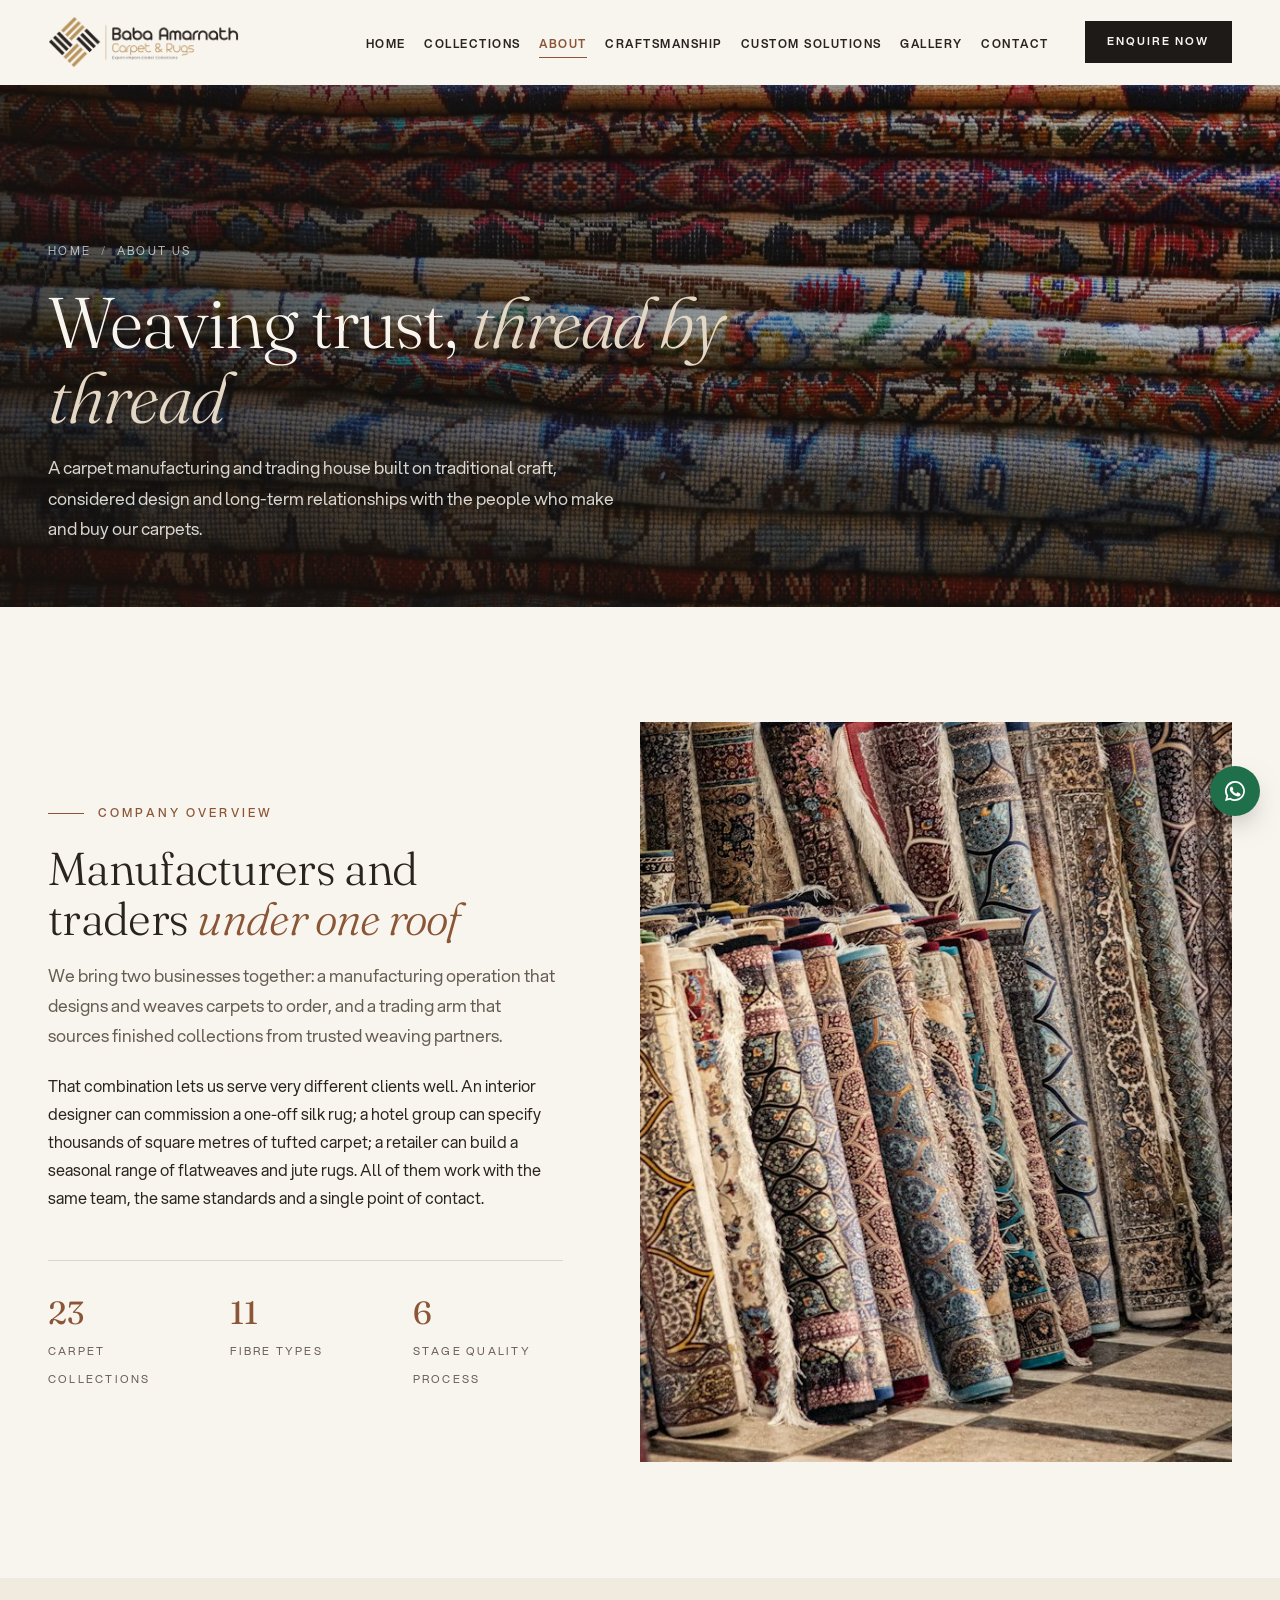
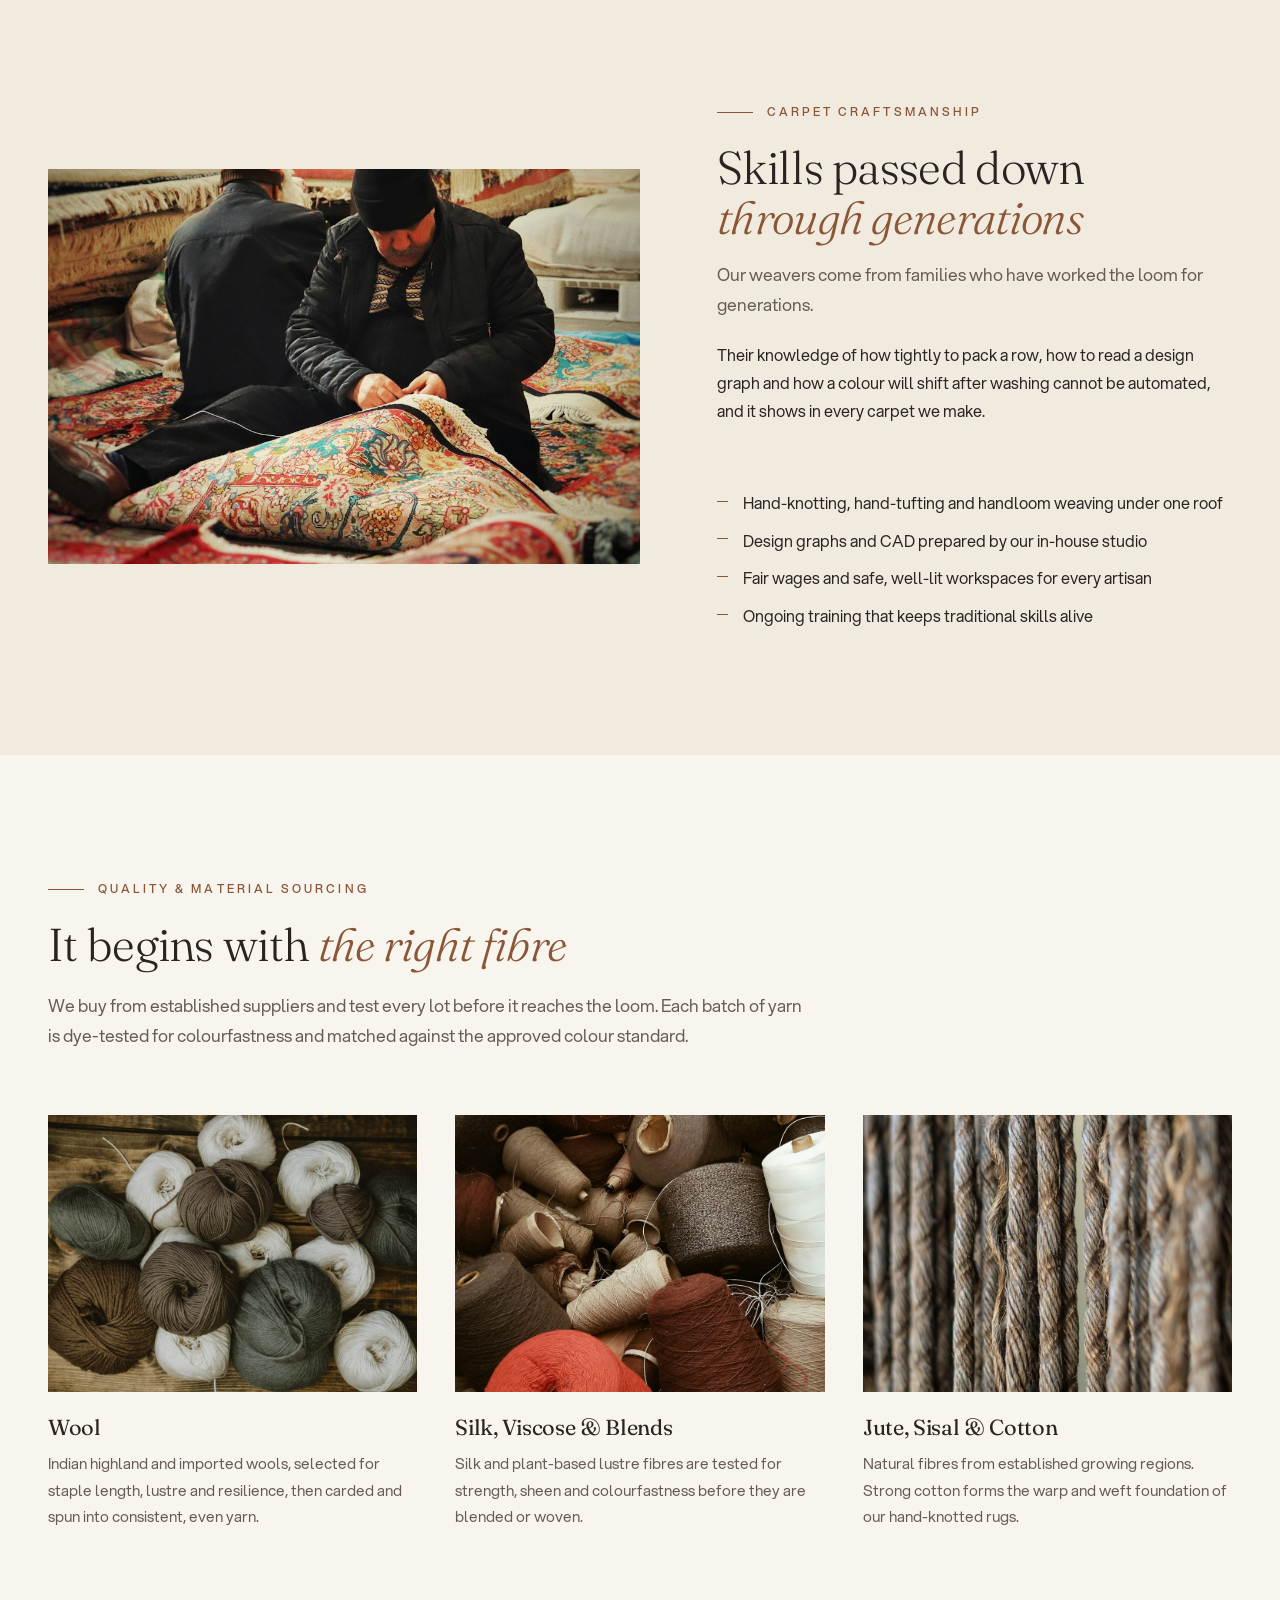
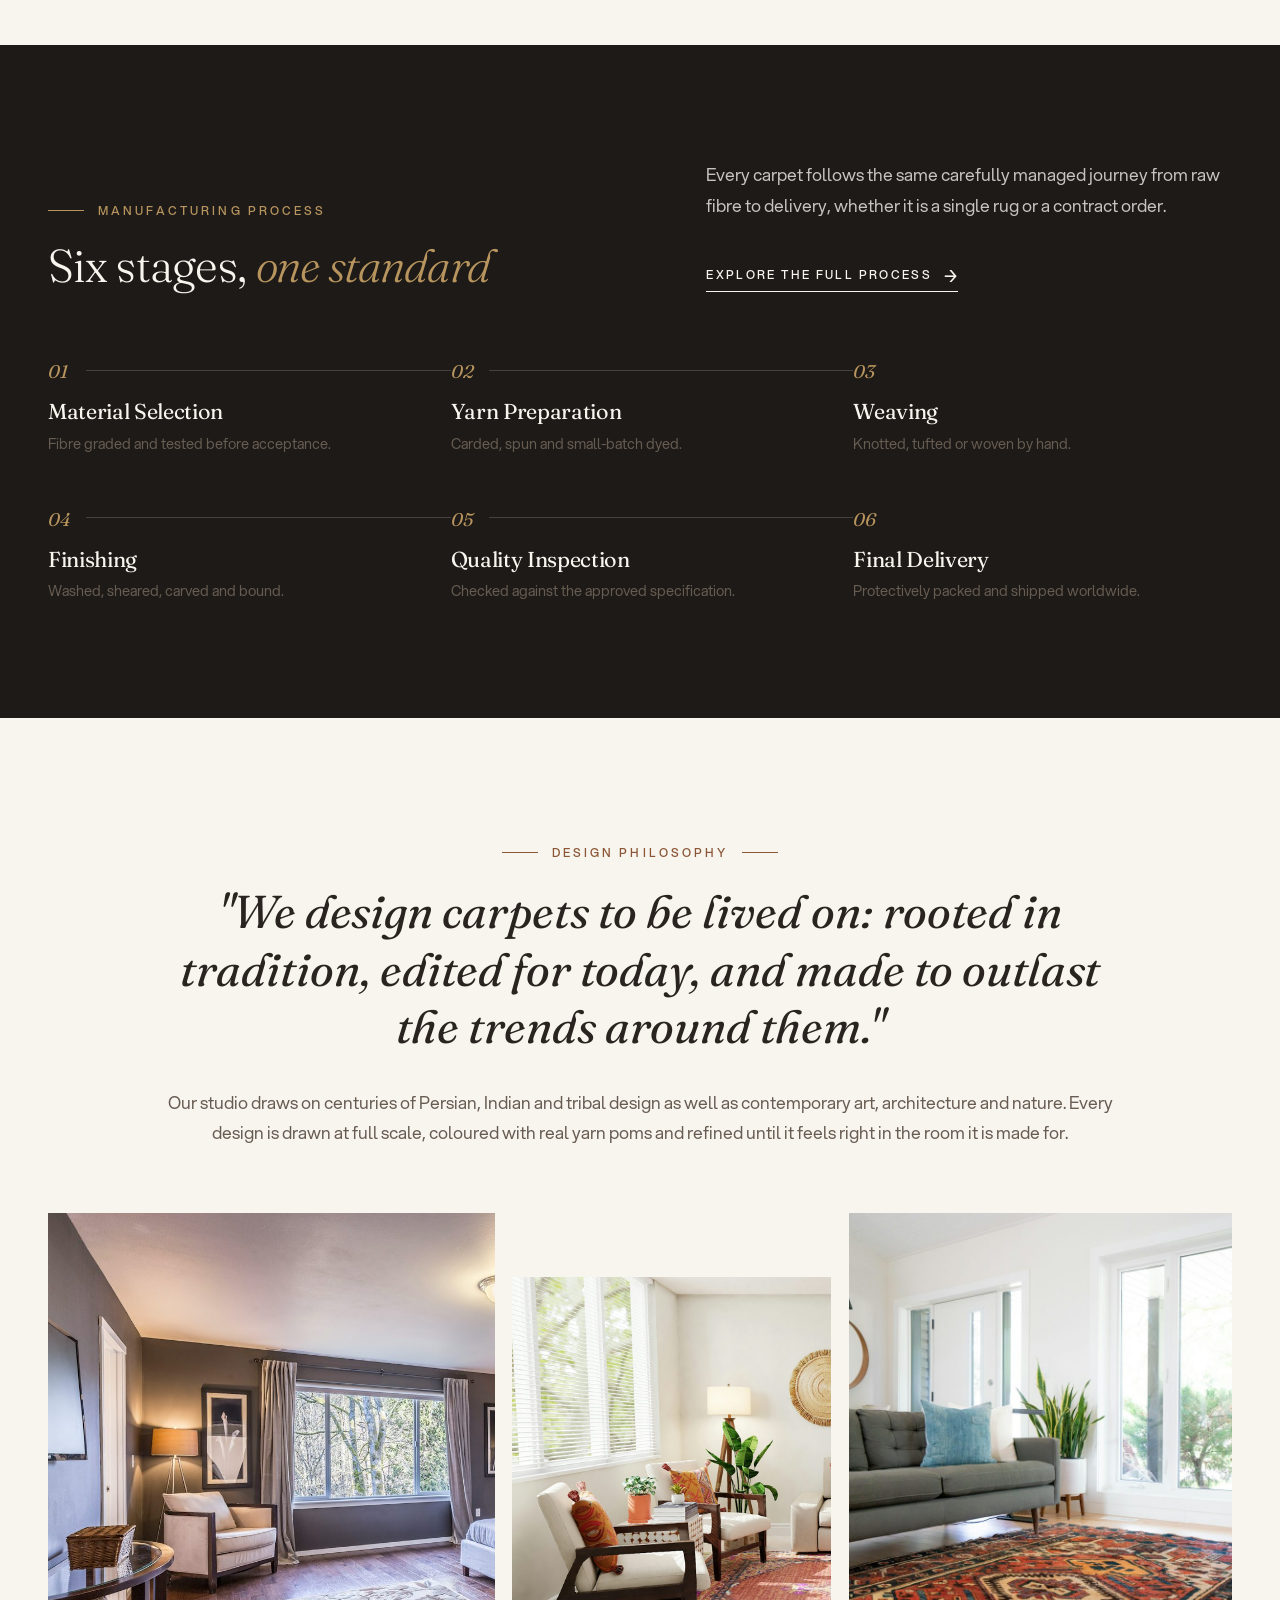
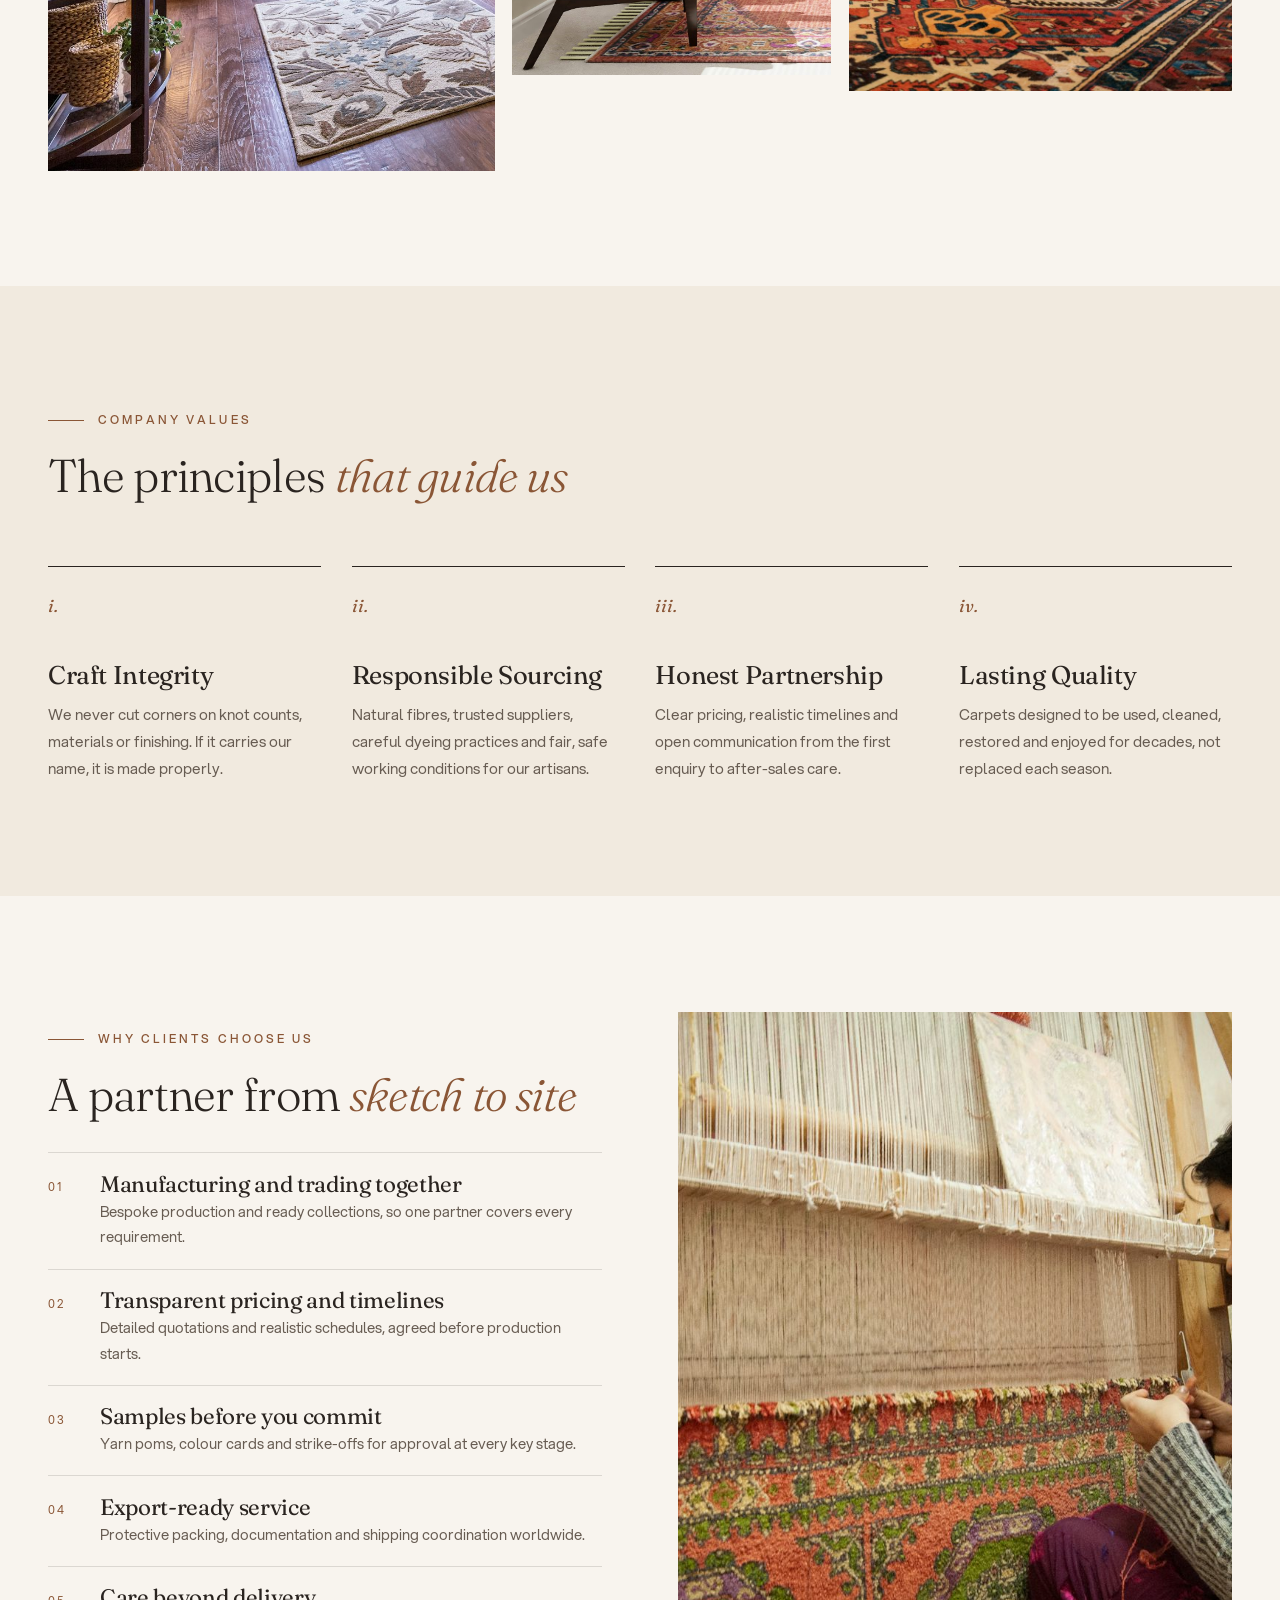
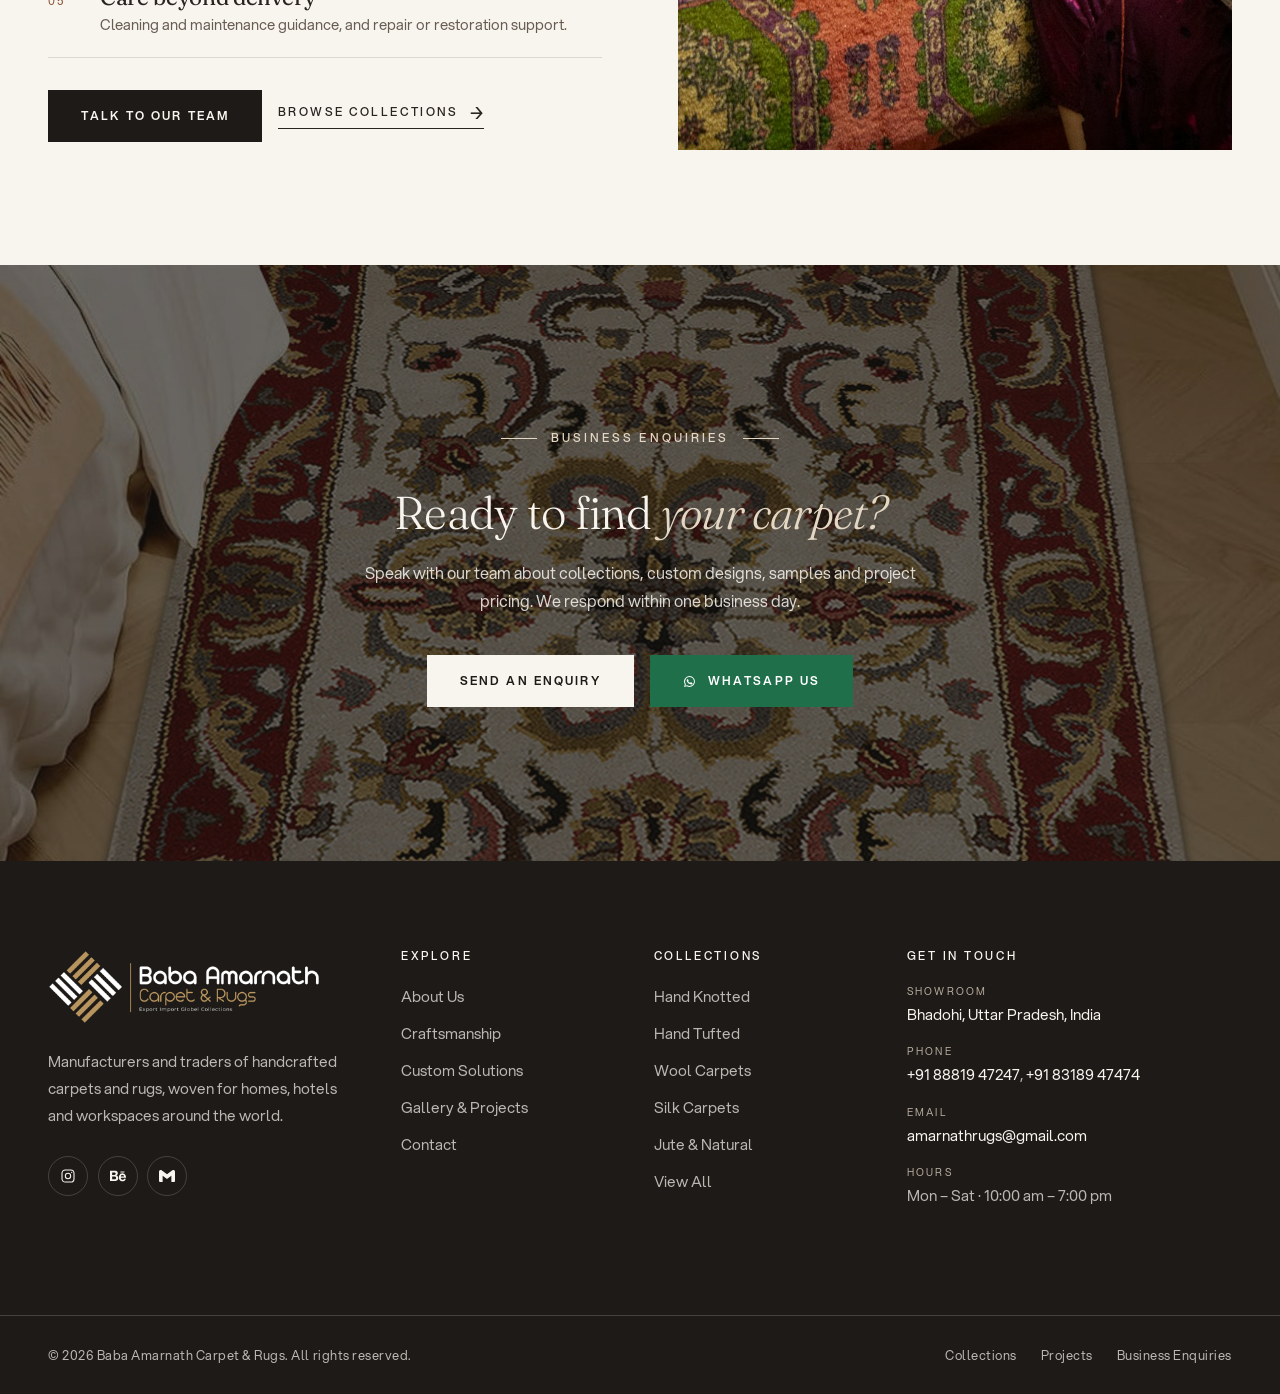
<file: about.html>
<!DOCTYPE html>
<html lang="en">
<head>
  <meta charset="UTF-8">
  <meta name="viewport" content="width=device-width, initial-scale=1">
  <title>About Us | Baba Amarnath Carpet &amp; Rugs — Carpet Manufacturers &amp; Traders</title>
  <meta name="description" content="Learn about Baba Amarnath Carpet &amp; Rugs: carpet manufacturers and traders combining generations of hand-weaving craft, careful material sourcing and modern design.">
  <link rel="canonical" href="https://babaamarnathcarpet.in/about.html">
  <meta name="theme-color" content="#2a231e">
  <meta property="og:type" content="website">
  <meta property="og:title" content="About Us | Baba Amarnath Carpet &amp; Rugs — Carpet Manufacturers &amp; Traders">
  <meta property="og:description" content="Learn about Baba Amarnath Carpet &amp; Rugs: carpet manufacturers and traders combining generations of hand-weaving craft, careful material sourcing and modern design.">
  <meta property="og:image" content="assets/images/hero/about-hero.jpg">
  <link rel="icon" href="assets/icons/favicon.svg" type="image/svg+xml">
  <link rel="preconnect" href="https://fonts.googleapis.com">
  <link rel="preconnect" href="https://fonts.gstatic.com" crossorigin>
  <link rel="stylesheet" href="https://fonts.googleapis.com/css2?family=Fraunces:ital,opsz,wght@0,9..144,300..600;1,9..144,300..500&display=swap">
  <link rel="preload" href="assets/fonts/aspekta/aspekta-400.woff2" as="font" type="font/woff2" crossorigin>
  <link rel="preload" as="image" href="assets/images/hero/about-hero.jpg" fetchpriority="high">
  <link rel="stylesheet" href="css/style.css">
  <link rel="stylesheet" href="css/animations.css">
  <link rel="stylesheet" href="css/responsive.css">
  <script>document.documentElement.classList.add("js");</script>
</head>
<body>
  <a class="skip-link" href="#main">Skip to content</a>

  <!-- ============ Header ============ -->
  <header class="site-header" data-header>
    <div class="container site-header__inner">
      <a class="brand" href="index.html" aria-label="Baba Amarnath Carpet & Rugs home">
        <img class="brand__logo brand__logo--ink" src="assets/images/brand/logo-ink.png" width="800" height="218" alt="">
        <img class="brand__logo brand__logo--light" src="assets/images/brand/logo-light.png" width="800" height="218" alt="">
      </a>
      <nav class="nav" aria-label="Primary">
        <ul class="nav__list">
          <li><a class="nav__link" href="index.html">Home</a></li>
          <li><a class="nav__link" href="collections.html">Collections</a></li>
          <li><a class="nav__link" href="about.html">About</a></li>
          <li><a class="nav__link" href="craftsmanship.html">Craftsmanship</a></li>
          <li><a class="nav__link" href="custom-solutions.html">Custom Solutions</a></li>
          <li><a class="nav__link" href="gallery.html">Gallery</a></li>
          <li><a class="nav__link" href="contact.html">Contact</a></li>
        </ul>
        <a class="btn btn--sm" href="contact.html#enquiry">Enquire Now</a>
        <button class="nav__toggle" type="button" aria-expanded="false" aria-controls="mobile-nav" aria-label="Open menu" data-nav-toggle><span></span><span></span><span></span></button>
      </nav>
    </div>
  </header>

  <!-- ============ Mobile navigation ============ -->
  <div class="mobile-nav" id="mobile-nav" aria-hidden="true" data-mobile-nav>
    <div class="mobile-nav__backdrop" data-nav-close></div>
    <div class="mobile-nav__panel" role="dialog" aria-modal="true" aria-label="Site menu">
      <div class="mobile-nav__top">
        <a class="brand" href="index.html" aria-label="Baba Amarnath Carpet & Rugs home">
          <img class="brand__logo brand__logo--ink" src="assets/images/brand/logo-ink.png" width="800" height="218" alt="">
        </a>
        <button class="mobile-nav__close" type="button" aria-label="Close menu" data-nav-close>&times;</button>
      </div>
      <ul class="mobile-nav__list">
        <li><a href="index.html">Home <span>01</span></a></li>
        <li><a href="collections.html">Collections <span>02</span></a></li>
        <li><a href="about.html">About <span>03</span></a></li>
        <li><a href="craftsmanship.html">Craftsmanship <span>04</span></a></li>
        <li><a href="custom-solutions.html">Custom Solutions <span>05</span></a></li>
        <li><a href="gallery.html">Gallery <span>06</span></a></li>
        <li><a href="contact.html">Contact <span>07</span></a></li>
      </ul>
      <div class="mobile-nav__footer">
        <a class="btn" href="contact.html#enquiry">Enquire Now</a>
        <a href="tel:+918881947247" data-config="phone">+91 88819 47247, +91 83189 47474</a>
        <a href="mailto:amarnathrugs@gmail.com" data-config="email">amarnathrugs@gmail.com</a>
      </div>
    </div>
  </div>

  <main id="main">
    <!-- ============ Page hero ============ -->
    <section class="page-hero" aria-labelledby="page-title">
      <div class="page-hero__media">
        <img src="assets/images/hero/about-hero.jpg" width="1920" height="1056" alt="Neatly stacked handcrafted carpets in rich red, ivory and indigo patterns" fetchpriority="high">
      </div>
      <div class="container page-hero__content">
        <div>
          <nav aria-label="Breadcrumb"><ol class="breadcrumb"><li><a href="index.html">Home</a></li><li aria-current="page">About Us</li></ol></nav>
          <h1 id="page-title">Weaving trust, <em>thread by thread</em></h1>
          <p>A carpet manufacturing and trading house built on traditional craft, considered design and long-term relationships with the people who make and buy our carpets.</p>
        </div>
      </div>
    </section>

    <!-- ============ Company overview ============ -->
    <section class="section" aria-labelledby="overview-title">
      <div class="container split split--wide-text">
        <div class="reveal">
          <p class="eyebrow">Company Overview</p>
          <h2 id="overview-title">Manufacturers and traders <em>under one roof</em></h2>
          <p class="lead">We bring two businesses together: a manufacturing operation that designs and weaves carpets to order, and a trading arm that sources finished collections from trusted weaving partners.</p>
          <p>That combination lets us serve very different clients well. An interior designer can commission a one-off silk rug; a hotel group can specify thousands of square metres of tufted carpet; a retailer can build a seasonal range of flatweaves and jute rugs. All of them work with the same team, the same standards and a single point of contact.</p>
          <div class="stats stats--3">
            <div><span class="stat__num" data-count="24">24</span><span class="stat__label">Carpet collections</span></div>
            <div><span class="stat__num" data-count="12">12</span><span class="stat__label">Fibre types</span></div>
            <div><span class="stat__num" data-count="6">6</span><span class="stat__label">Stage quality process</span></div>
          </div>
        </div>
        <div class="reveal">
          <div class="media media--portrait reveal-media zoom">
            <img src="assets/images/about/trading.jpg" width="960" height="800" loading="lazy" decoding="async" alt="Rolled Persian-style carpets stacked in a carpet trading warehouse">
          </div>
        </div>
      </div>
    </section>

    <!-- ============ Craftsmanship ============ -->
    <section class="section section--cream" aria-labelledby="craft-title">
      <div class="container split split--wide-media split--reverse-mobile">
        <div class="reveal">
          <div class="media media--landscape reveal-media zoom">
            <img src="assets/images/about/finishing.jpg" width="960" height="800" loading="lazy" decoding="async" alt="Artisans hand-finishing and inspecting traditional patterned carpets">
          </div>
        </div>
        <div class="reveal">
          <p class="eyebrow">Carpet Craftsmanship</p>
          <h2 id="craft-title">Skills passed down <em>through generations</em></h2>
          <p class="lead">Our weavers come from families who have worked the loom for generations.</p>
          <p>Their knowledge of how tightly to pack a row, how to read a design graph and how a colour will shift after washing cannot be automated, and it shows in every carpet we make.</p>
          <ul class="tick-list mt-lg">
            <li>Hand-knotting, hand-tufting and handloom weaving under one roof</li>
            <li>Design graphs and CAD prepared by our in-house studio</li>
            <li>Fair wages and safe, well-lit workspaces for every artisan</li>
            <li>Ongoing training that keeps traditional skills alive</li>
          </ul>
        </div>
      </div>
    </section>

    <!-- ============ Quality & sourcing ============ -->
    <section class="section" aria-labelledby="sourcing-title">
      <div class="container">
        <div class="section-head reveal">
          <p class="eyebrow">Quality &amp; Material Sourcing</p>
          <h2 id="sourcing-title">It begins with <em>the right fibre</em></h2>
          <p class="lead">We buy from established suppliers and test every lot before it reaches the loom. Each batch of yarn is dye-tested for colourfastness and matched against the approved colour standard.</p>
        </div>
        <div class="info-cards" data-stagger="0.1">
          <article class="info-card reveal">
            <div class="media zoom"><img src="assets/images/materials/wool-skeins.jpg" width="960" height="720" loading="lazy" decoding="async" alt="Skeins of natural undyed wool yarn in ivory, grey and brown"></div>
            <h3>Wool</h3>
            <p>Indian highland and imported wools, selected for staple length, lustre and resilience, then carded and spun into consistent, even yarn.</p>
          </article>
          <article class="info-card reveal">
            <div class="media zoom"><img src="assets/images/materials/yarn-cones.jpg" width="960" height="720" loading="lazy" decoding="async" alt="Cones of dyed yarn in earthy reds, browns and neutrals"></div>
            <h3>Silk, Viscose &amp; Blends</h3>
            <p>Silk and plant-based lustre fibres are tested for strength, sheen and colourfastness before they are blended or woven.</p>
          </article>
          <article class="info-card reveal">
            <div class="media zoom"><img src="assets/images/materials/natural-fibre.jpg" width="960" height="720" loading="lazy" decoding="async" alt="Hanging strands of natural jute and sisal fibre rope">
            </div>
            <h3>Jute, Sisal &amp; Cotton</h3>
            <p>Natural fibres from established growing regions. Strong cotton forms the warp and weft foundation of our hand-knotted rugs.</p>
          </article>
        </div>
      </div>
    </section>

    <!-- ============ Production process ============ -->
    <section class="section section--dark on-dark" aria-labelledby="process-title">
      <div class="container">
        <div class="section-head section-head--split reveal">
          <div>
            <p class="eyebrow">Manufacturing Process</p>
            <h2 id="process-title">Six stages, <em>one standard</em></h2>
          </div>
          <div class="section-head__aside">
            <p class="lead">Every carpet follows the same carefully managed journey from raw fibre to delivery, whether it is a single rug or a contract order.</p>
            <a class="link-arrow" href="craftsmanship.html">Explore the full process</a>
          </div>
        </div>
        <ol class="steps" data-stagger="0.08">
          <li class="step reveal"><h3>Material Selection</h3><p>Fibre graded and tested before acceptance.</p></li>
          <li class="step reveal"><h3>Yarn Preparation</h3><p>Carded, spun and small-batch dyed.</p></li>
          <li class="step reveal"><h3>Weaving</h3><p>Knotted, tufted or woven by hand.</p></li>
          <li class="step reveal"><h3>Finishing</h3><p>Washed, sheared, carved and bound.</p></li>
          <li class="step reveal"><h3>Quality Inspection</h3><p>Checked against the approved specification.</p></li>
          <li class="step reveal"><h3>Final Delivery</h3><p>Protectively packed and shipped worldwide.</p></li>
        </ol>
      </div>
    </section>

    <!-- ============ Design philosophy ============ -->
    <section class="section" aria-labelledby="philosophy-title">
      <div class="container">
        <div class="quote-block reveal">
          <p class="eyebrow eyebrow--center" id="philosophy-title">Design Philosophy</p>
          <blockquote>"We design carpets to be lived on: rooted in tradition, edited for today, and made to outlast the trends around them."</blockquote>
          <p class="lead">Our studio draws on centuries of Persian, Indian and tribal design as well as contemporary art, architecture and nature. Every design is drawn at full scale, coloured with real yarn poms and refined until it feels right in the room it is made for.</p>
        </div>
        <div class="image-strip mt-lg" data-stagger="0.12">
          <div class="media reveal-media zoom"><img src="assets/images/about/lifestyle-bedroom.jpg" width="800" height="1000" loading="lazy" decoding="async" alt="Dark-walled bedroom with a soft floral area rug"></div>
          <div class="media reveal-media zoom"><img src="assets/images/gallery/living-2.jpg" width="960" height="1200" loading="lazy" decoding="async" alt="Bright living room with a faded red traditional rug and woven wall baskets"></div>
          <div class="media reveal-media zoom"><img src="assets/images/about/lifestyle-heritage.jpg" width="800" height="1000" loading="lazy" decoding="async" alt="Teal sofa on a vibrant red heritage-style rug"></div>
        </div>
      </div>
    </section>

    <!-- ============ Values ============ -->
    <section class="section section--cream" aria-labelledby="values-title">
      <div class="container">
        <div class="section-head reveal">
          <p class="eyebrow">Company Values</p>
          <h2 id="values-title">The principles <em>that guide us</em></h2>
        </div>
        <div class="value-grid" data-stagger="0.1">
          <article class="value-card reveal"><span class="value-card__num">i.</span><h3>Craft Integrity</h3><p>We never cut corners on knot counts, materials or finishing. If it carries our name, it is made properly.</p></article>
          <article class="value-card reveal"><span class="value-card__num">ii.</span><h3>Responsible Sourcing</h3><p>Natural fibres, trusted suppliers, careful dyeing practices and fair, safe working conditions for our artisans.</p></article>
          <article class="value-card reveal"><span class="value-card__num">iii.</span><h3>Honest Partnership</h3><p>Clear pricing, realistic timelines and open communication from the first enquiry to after-sales care.</p></article>
          <article class="value-card reveal"><span class="value-card__num">iv.</span><h3>Lasting Quality</h3><p>Carpets designed to be used, cleaned, restored and enjoyed for decades, not replaced each season.</p></article>
        </div>
      </div>
    </section>

    <!-- ============ Why clients choose us ============ -->
    <section class="section" aria-labelledby="choose-title">
      <div class="container split">
        <div class="reveal">
          <p class="eyebrow">Why Clients Choose Us</p>
          <h2 id="choose-title">A partner from <em>sketch to site</em></h2>
          <ul class="custom-list">
            <li><span>01</span><div><h3>Manufacturing and trading together</h3><p>Bespoke production and ready collections, so one partner covers every requirement.</p></div></li>
            <li><span>02</span><div><h3>Transparent pricing and timelines</h3><p>Detailed quotations and realistic schedules, agreed before production starts.</p></div></li>
            <li><span>03</span><div><h3>Samples before you commit</h3><p>Yarn poms, colour cards and strike-offs for approval at every key stage.</p></div></li>
            <li><span>04</span><div><h3>Export-ready service</h3><p>Protective packing, documentation and shipping coordination worldwide.</p></div></li>
            <li><span>05</span><div><h3>Care beyond delivery</h3><p>Cleaning and maintenance guidance, and repair or restoration support.</p></div></li>
          </ul>
          <div class="cluster">
            <a class="btn" href="contact.html#enquiry">Talk to Our Team</a>
            <a class="link-arrow" href="collections.html">Browse collections</a>
          </div>
        </div>
        <div class="reveal">
          <div class="media media--tall reveal-media zoom">
            <img src="assets/images/about/hand-knotting.jpg" width="800" height="1000" loading="lazy" decoding="async" alt="Artisan hand-knotting a patterned carpet on a vertical loom">
          </div>
        </div>
      </div>
    </section>

    <!-- ============ Enquiry CTA ============ -->
    <section class="cta-band" aria-labelledby="cta-title">
      <div class="cta-band__media">
        <img src="assets/images/hero/cta-band-alt.jpg" width="1920" height="960" loading="lazy" decoding="async" alt="">
      </div>
      <div class="container reveal">
        <p class="eyebrow eyebrow--center">Business Enquiries</p>
        <h2 id="cta-title">Ready to find <em>your carpet?</em></h2>
        <p>Speak with our team about collections, custom designs, samples and project pricing. We respond within one business day.</p>
        <div class="cluster">
          <a class="btn btn--light" href="contact.html#enquiry">Send an Enquiry</a>
          <a class="btn btn--whatsapp" href="https://wa.me/918881947247" data-config="whatsapp" target="_blank" rel="noopener">
            <svg viewBox="0 0 24 24" fill="currentColor" aria-hidden="true"><path d="M12 2a10 10 0 0 0-8.6 15.1L2 22l5-1.3A10 10 0 1 0 12 2zm0 18.2c-1.5 0-2.9-.4-4.2-1.2l-.3-.2-3 .8.8-2.9-.2-.3A8.2 8.2 0 1 1 12 20.2zm4.5-6.1c-.2-.1-1.5-.7-1.7-.8-.2-.1-.4-.1-.6.1l-.8 1c-.1.2-.3.2-.5.1a6.7 6.7 0 0 1-3.3-2.9c-.2-.4.2-.4.7-1.3.1-.2 0-.3 0-.4l-.8-1.8c-.2-.5-.4-.4-.6-.4h-.5a1 1 0 0 0-.7.3 3 3 0 0 0-.9 2.2c0 1.3.9 2.5 1.1 2.7.1.2 1.8 2.8 4.5 3.9 1.7.7 2.4.8 3.2.7.5-.1 1.5-.6 1.8-1.2.2-.6.2-1.1.1-1.2l-.4-.2z"/></svg>
            WhatsApp Us
          </a>
        </div>
      </div>
    </section>
  </main>

  <!-- ============ Footer ============ -->
  <footer class="site-footer">
    <div class="container footer-top">
      <div class="footer-about">
        <a class="brand" href="index.html" aria-label="Baba Amarnath Carpet & Rugs home">
          <img class="brand__logo brand__logo--light" src="assets/images/brand/logo-light.png" width="800" height="218" alt="">
        </a>
        <p>Manufacturers and traders of handcrafted carpets and rugs, woven for homes, hotels and workspaces around the world.</p>
        <div class="socials">
          <a href="https://www.instagram.com/amarnathrugs?cplk=dzUwM2o3Y2E1dzhh" data-social="instagram" target="_blank" rel="noopener" aria-label="Instagram"><svg viewBox="0 0 24 24" fill="none" stroke="currentColor" stroke-width="1.6" aria-hidden="true"><rect x="3" y="3" width="18" height="18" rx="5"/><circle cx="12" cy="12" r="4"/><circle cx="17.5" cy="6.5" r="1" fill="currentColor" stroke="none"/></svg></a>
          <a href="https://www.behance.net/gallery/258161665/Premium-Carpet-Collection-Modern-Rugs-Carpets" data-social="behance" target="_blank" rel="noopener" aria-label="Behance"><svg viewBox="0 0 24 24" fill="currentColor" aria-hidden="true"><path d="M16.969 16.927a2.561 2.561 0 0 0 1.901.677 2.501 2.501 0 0 0 1.531-.475c.362-.235.636-.584.779-.99h2.585a5.091 5.091 0 0 1-1.9 2.896 5.292 5.292 0 0 1-3.091.88 5.839 5.839 0 0 1-2.284-.433 4.871 4.871 0 0 1-1.723-1.211 5.657 5.657 0 0 1-1.08-1.874 7.057 7.057 0 0 1-.383-2.393c-.005-.8.129-1.595.396-2.349a5.313 5.313 0 0 1 5.088-3.604 4.87 4.87 0 0 1 2.376.563c.661.362 1.231.87 1.668 1.485a6.2 6.2 0 0 1 .943 2.133c.194.821.263 1.666.205 2.508h-7.699c-.063.79.184 1.574.688 2.187ZM6.947 4.084a8.065 8.065 0 0 1 1.928.198 4.29 4.29 0 0 1 1.49.638c.418.303.748.711.958 1.182.241.579.357 1.203.341 1.83a3.506 3.506 0 0 1-.506 1.961 3.726 3.726 0 0 1-1.503 1.287 3.588 3.588 0 0 1 2.027 1.437c.464.747.697 1.615.67 2.494a4.593 4.593 0 0 1-.423 2.032 3.945 3.945 0 0 1-1.163 1.413 5.114 5.114 0 0 1-1.683.807 7.135 7.135 0 0 1-1.928.259H0V4.084h6.947Zm-.235 12.9c.308.004.616-.029.916-.099a2.18 2.18 0 0 0 .766-.332c.228-.158.411-.371.534-.619.142-.317.208-.663.191-1.009a2.08 2.08 0 0 0-.642-1.715 2.618 2.618 0 0 0-1.696-.505h-3.54v4.279h3.471Zm13.635-5.967a2.13 2.13 0 0 0-1.654-.619 2.336 2.336 0 0 0-1.163.259 2.474 2.474 0 0 0-.738.62 2.359 2.359 0 0 0-.396.792c-.074.239-.12.485-.137.734h4.769a3.239 3.239 0 0 0-.679-1.785l-.002-.001Zm-13.813-.648a2.254 2.254 0 0 0 1.423-.433c.399-.355.607-.88.56-1.413a1.916 1.916 0 0 0-.178-.891 1.298 1.298 0 0 0-.495-.533 1.851 1.851 0 0 0-.711-.274 3.966 3.966 0 0 0-.835-.073H3.241v3.631h3.293v-.014ZM21.62 5.122h-5.976v1.527h5.976V5.122Z"/></svg></a>
          <a href="mailto:amarnathrugs@gmail.com" data-social="gmail" aria-label="Gmail"><svg viewBox="0 0 24 24" fill="currentColor" aria-hidden="true"><path d="M24 5.457v13.909c0 .904-.732 1.636-1.636 1.636h-3.819V11.73L12 16.64l-6.545-4.91v9.273H1.636A1.636 1.636 0 0 1 0 19.366V5.457c0-2.023 2.309-3.178 3.927-1.964L5.455 4.64 12 9.548l6.545-4.91 1.528-1.145C21.69 2.28 24 3.434 24 5.457z"/></svg></a>
        </div>
      </div>
      <div class="footer-col">
        <h3>Explore</h3>
        <ul>
          <li><a href="about.html">About Us</a></li>
          <li><a href="craftsmanship.html">Craftsmanship</a></li>
          <li><a href="custom-solutions.html">Custom Solutions</a></li>
          <li><a href="gallery.html">Gallery &amp; Projects</a></li>
          <li><a href="contact.html">Contact</a></li>
        </ul>
      </div>
      <div class="footer-col">
        <h3>Collections</h3>
        <ul>
          <li><a href="collections.html#hand-knotted">Hand Knotted</a></li>
          <li><a href="collections.html#hand-tufted">Hand Tufted</a></li>
          <li><a href="collections.html#wool">Wool Carpets</a></li>
          <li><a href="collections.html#silk">Silk Carpets</a></li>
          <li><a href="collections.html#jute">Jute &amp; Natural</a></li>
          <li><a href="collections.html">View All</a></li>
        </ul>
      </div>
      <div class="footer-col footer-contact">
        <h3>Get in Touch</h3>
        <ul>
          <li><small>Showroom</small><address data-config="address">Bhadohi, Uttar Pradesh, India</address></li>
          <li><small>Phone</small><a href="tel:+918881947247" data-config="phone">+91 88819 47247, +91 83189 47474</a></li>
          <li><small>Email</small><a href="mailto:amarnathrugs@gmail.com" data-config="email">amarnathrugs@gmail.com</a></li>
          <li><small>Hours</small><span data-config="hours">Mon – Sat · 10:00 am – 7:00 pm</span></li>
        </ul>
      </div>
    </div>
    <div class="container footer-bottom">
      <p>&copy; <span data-year>2026</span> Baba Amarnath Carpet &amp; Rugs. All rights reserved.</p>
      <nav aria-label="Footer">
        <a href="collections.html">Collections</a>
        <a href="gallery.html">Projects</a>
        <a href="contact.html#enquiry">Business Enquiries</a>
      </nav>
    </div>
  </footer>

  <a class="whatsapp-float" href="https://wa.me/918881947247" data-config="whatsapp" target="_blank" rel="noopener" aria-label="Chat with us on WhatsApp">
    <svg viewBox="0 0 24 24" fill="currentColor" aria-hidden="true"><path d="M12 2a10 10 0 0 0-8.6 15.1L2 22l5-1.3A10 10 0 1 0 12 2zm0 18.2c-1.5 0-2.9-.4-4.2-1.2l-.3-.2-3 .8.8-2.9-.2-.3A8.2 8.2 0 1 1 12 20.2zm4.5-6.1c-.2-.1-1.5-.7-1.7-.8-.2-.1-.4-.1-.6.1l-.8 1c-.1.2-.3.2-.5.1a6.7 6.7 0 0 1-3.3-2.9c-.2-.4.2-.4.7-1.3.1-.2 0-.3 0-.4l-.8-1.8c-.2-.5-.4-.4-.6-.4h-.5a1 1 0 0 0-.7.3 3 3 0 0 0-.9 2.2c0 1.3.9 2.5 1.1 2.7.1.2 1.8 2.8 4.5 3.9 1.7.7 2.4.8 3.2.7.5-.1 1.5-.6 1.8-1.2.2-.6.2-1.1.1-1.2l-.4-.2z"/></svg>
  </a>
  <button class="back-to-top" type="button" aria-label="Back to top" data-back-to-top>
    <svg viewBox="0 0 24 24" fill="none" stroke="currentColor" stroke-width="1.6" aria-hidden="true"><path d="M12 19V5M6 11l6-6 6 6"/></svg>
  </button>

  <script src="js/config.js"></script>
  <script src="js/navigation.js"></script>
  <script src="js/main.js"></script>
</body>
</html>
</file>
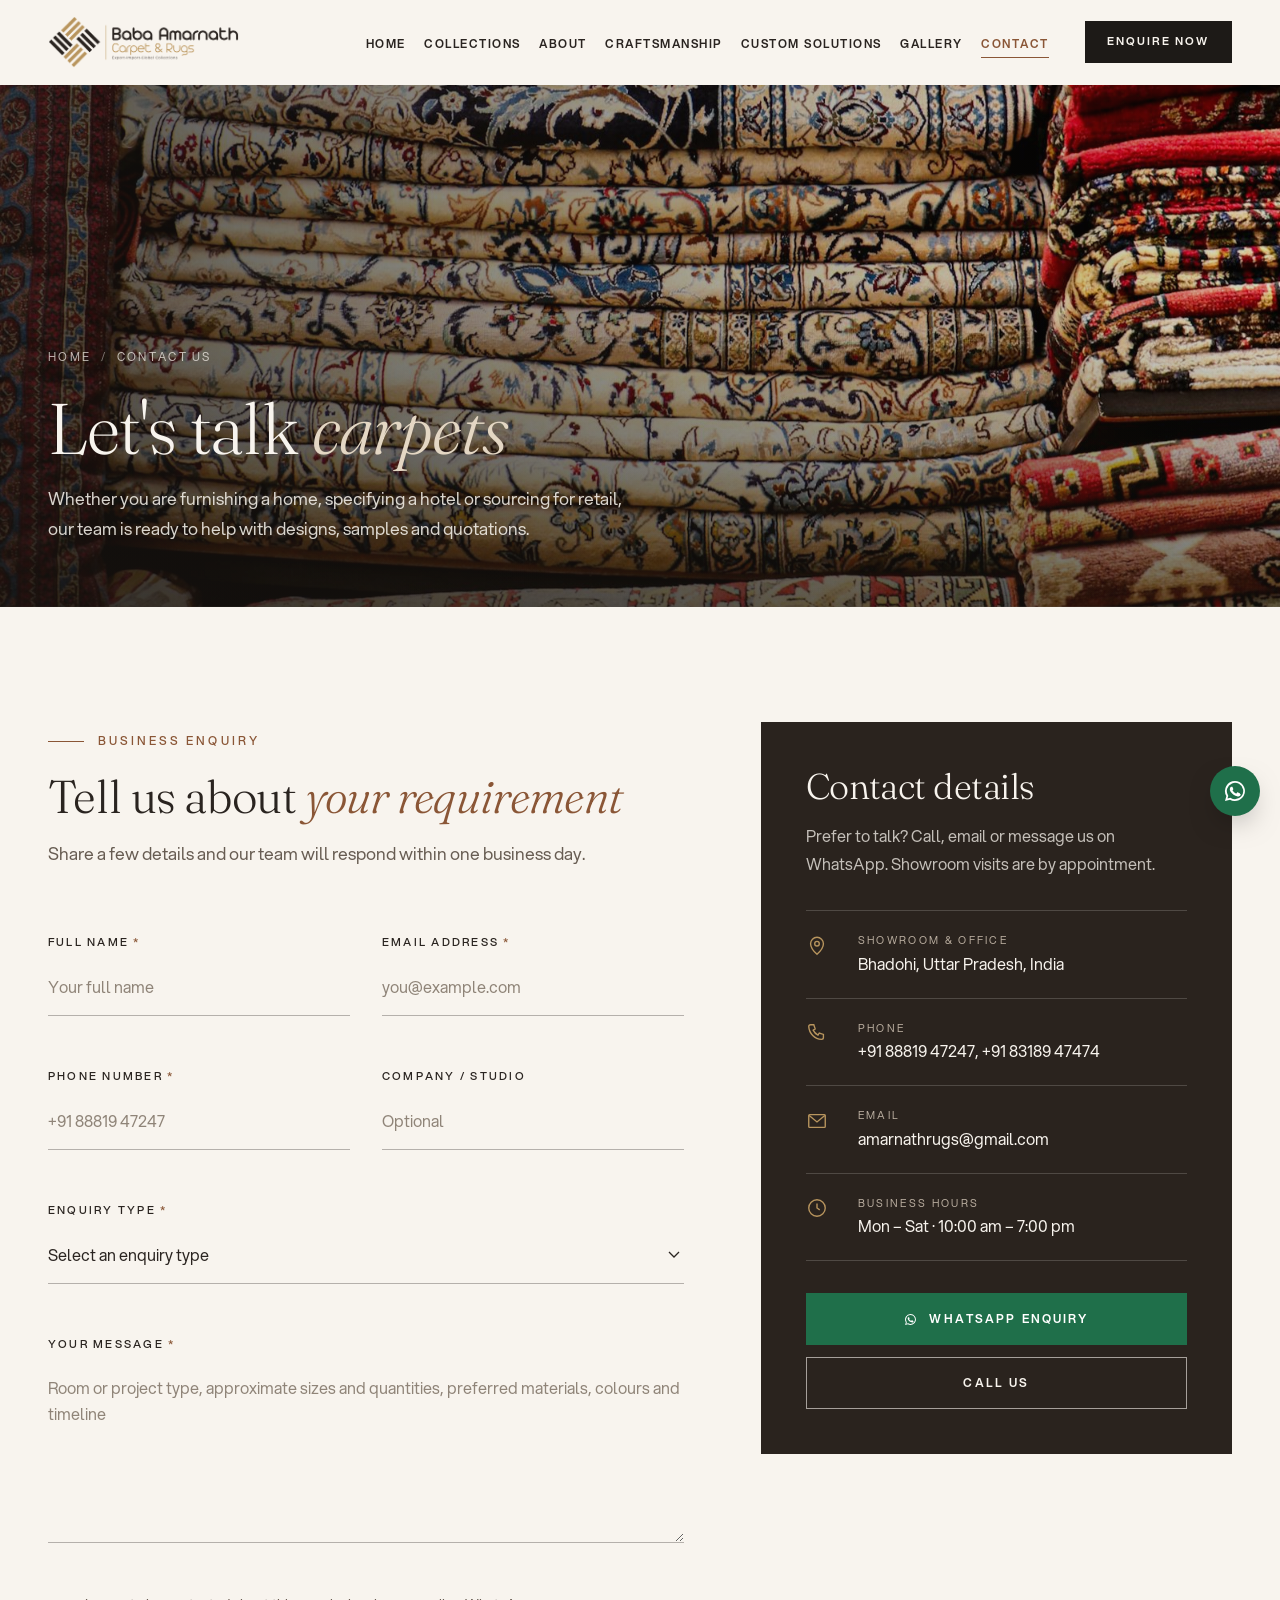
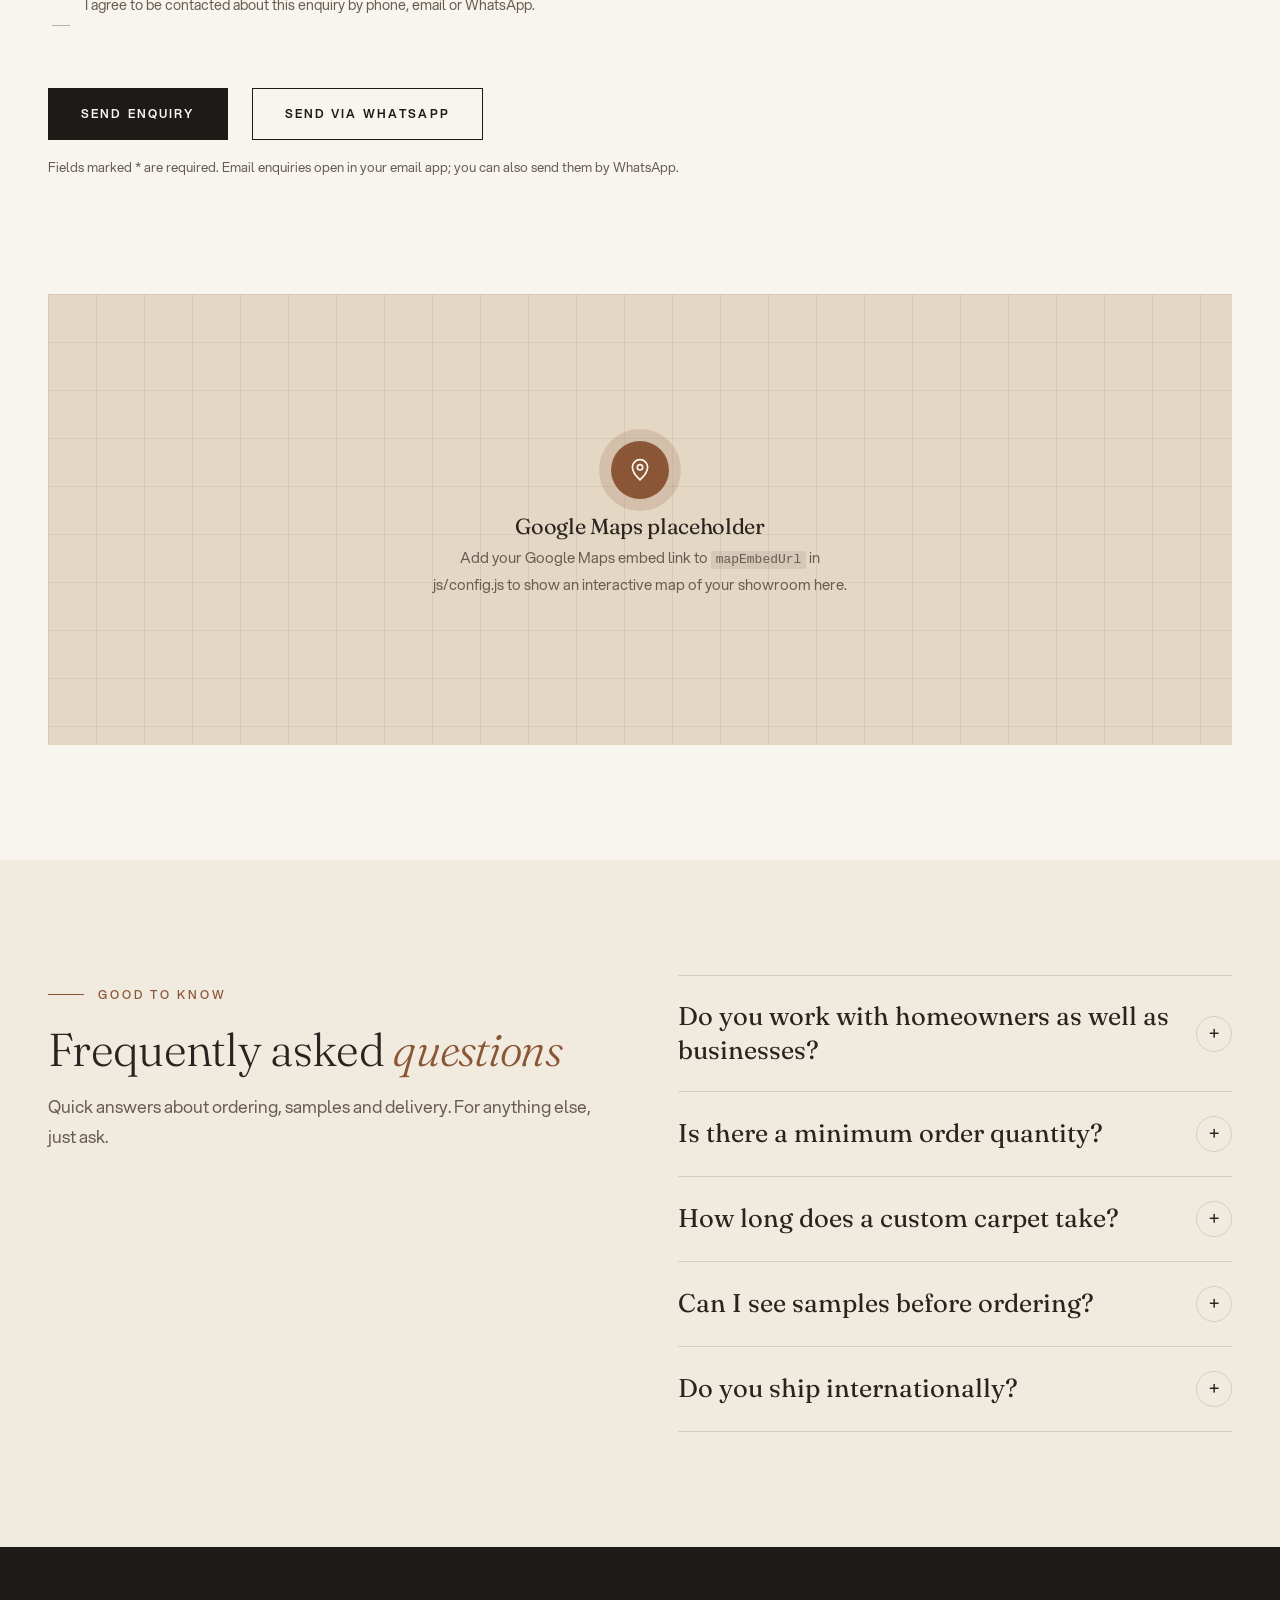
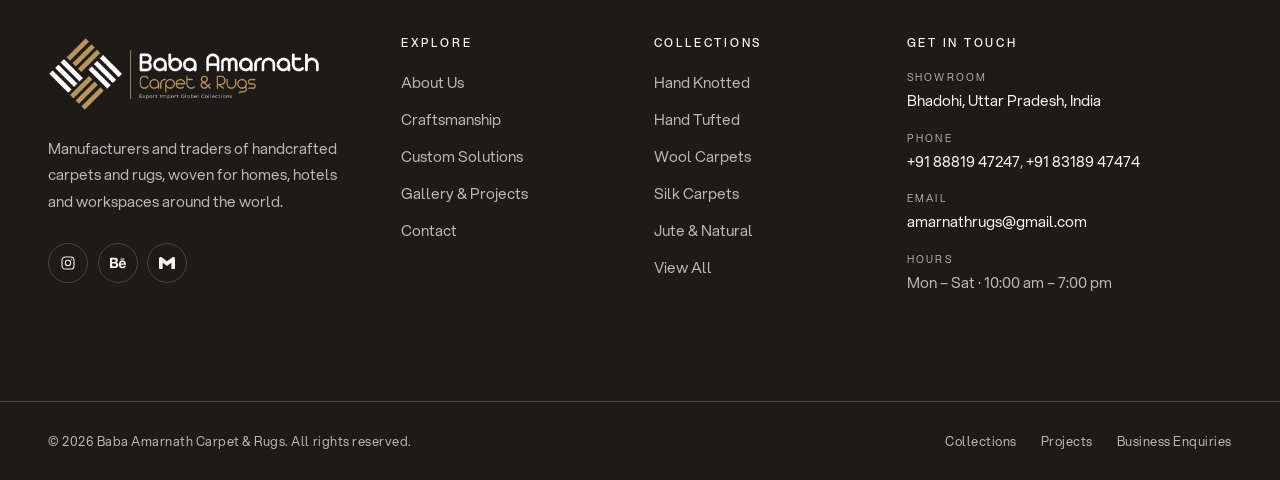
<file: contact.html>
<!DOCTYPE html>
<html lang="en">
<head>
  <meta charset="UTF-8">
  <meta name="viewport" content="width=device-width, initial-scale=1">
  <title>Contact Us | Business Enquiries | Baba Amarnath Carpet &amp; Rugs</title>
  <meta name="description" content="Send a business enquiry for carpet collections, custom carpets, hospitality and commercial projects, or trade partnerships. Call, email or WhatsApp our team.">
  <link rel="canonical" href="https://babaamarnathcarpet.in/contact.html">
  <meta name="theme-color" content="#2a231e">
  <meta property="og:type" content="website">
  <meta property="og:title" content="Contact Us | Business Enquiries | Baba Amarnath Carpet &amp; Rugs">
  <meta property="og:description" content="Send a business enquiry for carpet collections, custom carpets, hospitality and commercial projects, or trade partnerships. Call, email or WhatsApp our team.">
  <meta property="og:image" content="assets/images/hero/contact-hero.jpg">
  <link rel="icon" href="assets/icons/favicon.svg" type="image/svg+xml">
  <link rel="preconnect" href="https://fonts.googleapis.com">
  <link rel="preconnect" href="https://fonts.gstatic.com" crossorigin>
  <link rel="stylesheet" href="https://fonts.googleapis.com/css2?family=Fraunces:ital,opsz,wght@0,9..144,300..600;1,9..144,300..500&display=swap">
  <link rel="preload" href="assets/fonts/aspekta/aspekta-400.woff2" as="font" type="font/woff2" crossorigin>
  <link rel="preload" as="image" href="assets/images/hero/contact-hero.jpg" fetchpriority="high">
  <link rel="stylesheet" href="css/style.css">
  <link rel="stylesheet" href="css/animations.css">
  <link rel="stylesheet" href="css/responsive.css">
  <script>document.documentElement.classList.add("js");</script>
</head>
<body>
  <a class="skip-link" href="#main">Skip to content</a>

  <!-- ============ Header ============ -->
  <header class="site-header" data-header>
    <div class="container site-header__inner">
      <a class="brand" href="index.html" aria-label="Baba Amarnath Carpet & Rugs home">
        <img class="brand__logo brand__logo--ink" src="assets/images/brand/logo-ink.png" width="800" height="218" alt="">
        <img class="brand__logo brand__logo--light" src="assets/images/brand/logo-light.png" width="800" height="218" alt="">
      </a>
      <nav class="nav" aria-label="Primary">
        <ul class="nav__list">
          <li><a class="nav__link" href="index.html">Home</a></li>
          <li><a class="nav__link" href="collections.html">Collections</a></li>
          <li><a class="nav__link" href="about.html">About</a></li>
          <li><a class="nav__link" href="craftsmanship.html">Craftsmanship</a></li>
          <li><a class="nav__link" href="custom-solutions.html">Custom Solutions</a></li>
          <li><a class="nav__link" href="gallery.html">Gallery</a></li>
          <li><a class="nav__link" href="contact.html">Contact</a></li>
        </ul>
        <a class="btn btn--sm" href="contact.html#enquiry">Enquire Now</a>
        <button class="nav__toggle" type="button" aria-expanded="false" aria-controls="mobile-nav" aria-label="Open menu" data-nav-toggle><span></span><span></span><span></span></button>
      </nav>
    </div>
  </header>

  <!-- ============ Mobile navigation ============ -->
  <div class="mobile-nav" id="mobile-nav" aria-hidden="true" data-mobile-nav>
    <div class="mobile-nav__backdrop" data-nav-close></div>
    <div class="mobile-nav__panel" role="dialog" aria-modal="true" aria-label="Site menu">
      <div class="mobile-nav__top">
        <a class="brand" href="index.html" aria-label="Baba Amarnath Carpet & Rugs home">
          <img class="brand__logo brand__logo--ink" src="assets/images/brand/logo-ink.png" width="800" height="218" alt="">
        </a>
        <button class="mobile-nav__close" type="button" aria-label="Close menu" data-nav-close>&times;</button>
      </div>
      <ul class="mobile-nav__list">
        <li><a href="index.html">Home <span>01</span></a></li>
        <li><a href="collections.html">Collections <span>02</span></a></li>
        <li><a href="about.html">About <span>03</span></a></li>
        <li><a href="craftsmanship.html">Craftsmanship <span>04</span></a></li>
        <li><a href="custom-solutions.html">Custom Solutions <span>05</span></a></li>
        <li><a href="gallery.html">Gallery <span>06</span></a></li>
        <li><a href="contact.html">Contact <span>07</span></a></li>
      </ul>
      <div class="mobile-nav__footer">
        <a class="btn" href="contact.html#enquiry">Enquire Now</a>
        <a href="tel:+918881947247" data-config="phone">+91 88819 47247, +91 83189 47474</a>
        <a href="mailto:amarnathrugs@gmail.com" data-config="email">amarnathrugs@gmail.com</a>
      </div>
    </div>
  </div>

  <main id="main">
    <!-- ============ Page hero ============ -->
    <section class="page-hero" aria-labelledby="page-title">
      <div class="page-hero__media">
        <img src="assets/images/hero/contact-hero.jpg" width="1600" height="880" alt="Carpet showroom with towering stacks of handcrafted rugs" fetchpriority="high">
      </div>
      <div class="container page-hero__content">
        <div>
          <nav aria-label="Breadcrumb"><ol class="breadcrumb"><li><a href="index.html">Home</a></li><li aria-current="page">Contact Us</li></ol></nav>
          <h1 id="page-title">Let's talk <em>carpets</em></h1>
          <p>Whether you are furnishing a home, specifying a hotel or sourcing for retail, our team is ready to help with designs, samples and quotations.</p>
        </div>
      </div>
    </section>

    <!-- ============ Enquiry form + details ============ -->
    <section class="section" aria-labelledby="enquiry-title">
      <div class="container contact-grid">
        <div id="enquiry" class="reveal">
          <p class="eyebrow">Business Enquiry</p>
          <h2 id="enquiry-title">Tell us about <em>your requirement</em></h2>
          <p class="lead">Share a few details and our team will respond within one business day.</p>

          <form class="form-grid mt-lg" action="#" method="post" novalidate data-enquiry-form>
            <div class="field">
              <label for="name">Full Name <span class="req" aria-hidden="true">*</span></label>
              <input id="name" name="name" type="text" autocomplete="name" placeholder="Your full name" required aria-describedby="name-error">
              <p class="field__error" id="name-error"></p>
            </div>
            <div class="field">
              <label for="email">Email Address <span class="req" aria-hidden="true">*</span></label>
              <input id="email" name="email" type="email" autocomplete="email" placeholder="you@example.com" required aria-describedby="email-error">
              <p class="field__error" id="email-error"></p>
            </div>
            <div class="field">
              <label for="phone">Phone Number <span class="req" aria-hidden="true">*</span></label>
              <input id="phone" name="phone" type="tel" autocomplete="tel" placeholder="+91 88819 47247" required aria-describedby="phone-error">
              <p class="field__error" id="phone-error"></p>
            </div>
            <div class="field">
              <label for="company">Company / Studio</label>
              <input id="company" name="company" type="text" autocomplete="organization" placeholder="Optional">
              <p class="field__error"></p>
            </div>
            <div class="field field--full">
              <label for="enquiryType">Enquiry Type <span class="req" aria-hidden="true">*</span></label>
              <select id="enquiryType" name="enquiryType" required aria-describedby="enquiryType-error">
                <option value="">Select an enquiry type</option>
                <option value="collection">Collection / product enquiry</option>
                <option value="custom">Custom / bespoke carpet</option>
                <option value="residential">Residential project</option>
                <option value="hospitality">Hospitality / hotel project</option>
                <option value="commercial">Commercial / office project</option>
                <option value="trade">Designer &amp; architect trade programme</option>
                <option value="export">Export &amp; wholesale</option>
                <option value="showroom">Showroom visit</option>
                <option value="other">Other</option>
              </select>
              <p class="field__error" id="enquiryType-error"></p>
            </div>
            <div class="field field--full">
              <label for="message">Your Message <span class="req" aria-hidden="true">*</span></label>
              <textarea id="message" name="message" rows="6" placeholder="Room or project type, approximate sizes and quantities, preferred materials, colours and timeline" required aria-describedby="message-error"></textarea>
              <p class="field__error" id="message-error"></p>
            </div>
            <div class="field field--full">
              <label class="form-consent">
                <input type="checkbox" name="consent" required aria-describedby="consent-error">
                <span>I agree to be contacted about this enquiry by phone, email or WhatsApp.</span>
              </label>
              <p class="field__error" id="consent-error"></p>
            </div>
            <div class="form-actions">
              <button class="btn" type="submit">Send Enquiry</button>
              <a class="btn btn--outline" href="https://wa.me/918881947247" data-config="whatsapp" data-wa-from-form target="_blank" rel="noopener">Send via WhatsApp</a>
              <p class="form-note">Fields marked <span class="req">*</span> are required. Email enquiries open in your email app; you can also send them by WhatsApp.</p>
            </div>
            <p class="form-status" role="status" aria-live="polite" data-form-status></p>
          </form>
        </div>

        <aside class="contact-card reveal" aria-labelledby="details-title">
          <h2 id="details-title">Contact details</h2>
          <p>Prefer to talk? Call, email or message us on WhatsApp. Showroom visits are by appointment.</p>
          <ul class="contact-list">
            <li>
              <svg viewBox="0 0 24 24" fill="none" stroke="currentColor" stroke-width="1.5" aria-hidden="true"><path d="M12 21s-7-6.2-7-11.5a7 7 0 0 1 14 0C19 14.8 12 21 12 21z"/><circle cx="12" cy="9.5" r="2.5"/></svg>
              <div><small>Showroom &amp; Office</small><address data-config="address">Bhadohi, Uttar Pradesh, India</address></div>
            </li>
            <li>
              <svg viewBox="0 0 24 24" fill="none" stroke="currentColor" stroke-width="1.5" aria-hidden="true"><path d="M5 3h3.5l1.5 4.5-2.2 1.4a11 11 0 0 0 5.3 5.3l1.4-2.2 4.5 1.5V17a2 2 0 0 1-2 2A15 15 0 0 1 3 5a2 2 0 0 1 2-2z"/></svg>
              <div><small>Phone</small><a href="tel:+918881947247" data-config="phone">+91 88819 47247, +91 83189 47474</a></div>
            </li>
            <li>
              <svg viewBox="0 0 24 24" fill="none" stroke="currentColor" stroke-width="1.5" aria-hidden="true"><rect x="3" y="5" width="18" height="14" rx="1"/><path d="m3.5 6 8.5 7 8.5-7"/></svg>
              <div><small>Email</small><a href="mailto:amarnathrugs@gmail.com" data-config="email">amarnathrugs@gmail.com</a></div>
            </li>
            <li>
              <svg viewBox="0 0 24 24" fill="none" stroke="currentColor" stroke-width="1.5" aria-hidden="true"><circle cx="12" cy="12" r="9"/><path d="M12 7v5l3 2"/></svg>
              <div><small>Business Hours</small><span data-config="hours">Mon – Sat · 10:00 am – 7:00 pm</span></div>
            </li>
          </ul>
          <a class="btn btn--whatsapp" href="https://wa.me/918881947247" data-config="whatsapp" target="_blank" rel="noopener">
            <svg viewBox="0 0 24 24" fill="currentColor" aria-hidden="true"><path d="M12 2a10 10 0 0 0-8.6 15.1L2 22l5-1.3A10 10 0 1 0 12 2zm0 18.2c-1.5 0-2.9-.4-4.2-1.2l-.3-.2-3 .8.8-2.9-.2-.3A8.2 8.2 0 1 1 12 20.2zm4.5-6.1c-.2-.1-1.5-.7-1.7-.8-.2-.1-.4-.1-.6.1l-.8 1c-.1.2-.3.2-.5.1a6.7 6.7 0 0 1-3.3-2.9c-.2-.4.2-.4.7-1.3.1-.2 0-.3 0-.4l-.8-1.8c-.2-.5-.4-.4-.6-.4h-.5a1 1 0 0 0-.7.3 3 3 0 0 0-.9 2.2c0 1.3.9 2.5 1.1 2.7.1.2 1.8 2.8 4.5 3.9 1.7.7 2.4.8 3.2.7.5-.1 1.5-.6 1.8-1.2.2-.6.2-1.1.1-1.2l-.4-.2z"/></svg>
            WhatsApp Enquiry
          </a>
          <a class="btn btn--outline-light" href="tel:+918881947247" data-config="tel">Call Us</a>
        </aside>
      </div>
    </section>

    <!-- ============ Map ============ -->
    <section class="section section--flush-top" aria-label="Location map">
      <div class="container">
        <!-- Set mapEmbedUrl in js/config.js to replace this placeholder with a live Google Map -->
        <div class="map-placeholder reveal" data-map>
          <div>
            <div class="map-placeholder__pin"><svg viewBox="0 0 24 24" fill="none" stroke="currentColor" stroke-width="1.6" aria-hidden="true"><path d="M12 21s-7-6.2-7-11.5a7 7 0 0 1 14 0C19 14.8 12 21 12 21z"/><circle cx="12" cy="9.5" r="2.5"/></svg></div>
            <h3>Google Maps placeholder</h3>
            <p>Add your Google Maps embed link to <code>mapEmbedUrl</code> in js/config.js to show an interactive map of your showroom here.</p>
          </div>
        </div>
      </div>
    </section>

    <!-- ============ FAQ ============ -->
    <section class="section section--cream" aria-labelledby="faq-title">
      <div class="container split split--top">
        <div class="reveal">
          <p class="eyebrow">Good to Know</p>
          <h2 id="faq-title">Frequently asked <em>questions</em></h2>
          <p class="lead">Quick answers about ordering, samples and delivery. For anything else, just ask.</p>
        </div>
        <div class="faq reveal">
          <details>
            <summary>Do you work with homeowners as well as businesses?</summary>
            <div class="faq__answer"><p>Yes. We work with homeowners, interior designers, architects, hotels, retailers and export buyers. Share your requirement and we will guide you to the right collection or custom solution.</p></div>
          </details>
          <details>
            <summary>Is there a minimum order quantity?</summary>
            <div class="faq__answer"><p>Most custom rugs can be made as a single piece. For contract carpets, wholesale and private-label ranges, quantities and pricing depend on the construction and fibre.</p></div>
          </details>
          <details>
            <summary>How long does a custom carpet take?</summary>
            <div class="faq__answer"><p>It depends on construction and size. As a guide, hand-tufted carpets take around 6 – 10 weeks and hand-knotted carpets around 12 – 20 weeks after design approval.</p></div>
          </details>
          <details>
            <summary>Can I see samples before ordering?</summary>
            <div class="faq__answer"><p>Yes. We provide yarn poms, colour cards and strike-off samples so you can approve colour, texture and quality before production begins.</p></div>
          </details>
          <details>
            <summary>Do you ship internationally?</summary>
            <div class="faq__answer"><p>Yes. We pack carpets for export, prepare shipping documentation and coordinate delivery by sea, air or road to your home or project site.</p></div>
          </details>
        </div>
      </div>
    </section>
  </main>

  <!-- ============ Footer ============ -->
  <footer class="site-footer">
    <div class="container footer-top">
      <div class="footer-about">
        <a class="brand" href="index.html" aria-label="Baba Amarnath Carpet & Rugs home">
          <img class="brand__logo brand__logo--light" src="assets/images/brand/logo-light.png" width="800" height="218" alt="">
        </a>
        <p>Manufacturers and traders of handcrafted carpets and rugs, woven for homes, hotels and workspaces around the world.</p>
        <div class="socials">
          <a href="https://www.instagram.com/amarnathrugs?cplk=dzUwM2o3Y2E1dzhh" data-social="instagram" target="_blank" rel="noopener" aria-label="Instagram"><svg viewBox="0 0 24 24" fill="none" stroke="currentColor" stroke-width="1.6" aria-hidden="true"><rect x="3" y="3" width="18" height="18" rx="5"/><circle cx="12" cy="12" r="4"/><circle cx="17.5" cy="6.5" r="1" fill="currentColor" stroke="none"/></svg></a>
          <a href="https://www.behance.net/gallery/258161665/Premium-Carpet-Collection-Modern-Rugs-Carpets" data-social="behance" target="_blank" rel="noopener" aria-label="Behance"><svg viewBox="0 0 24 24" fill="currentColor" aria-hidden="true"><path d="M16.969 16.927a2.561 2.561 0 0 0 1.901.677 2.501 2.501 0 0 0 1.531-.475c.362-.235.636-.584.779-.99h2.585a5.091 5.091 0 0 1-1.9 2.896 5.292 5.292 0 0 1-3.091.88 5.839 5.839 0 0 1-2.284-.433 4.871 4.871 0 0 1-1.723-1.211 5.657 5.657 0 0 1-1.08-1.874 7.057 7.057 0 0 1-.383-2.393c-.005-.8.129-1.595.396-2.349a5.313 5.313 0 0 1 5.088-3.604 4.87 4.87 0 0 1 2.376.563c.661.362 1.231.87 1.668 1.485a6.2 6.2 0 0 1 .943 2.133c.194.821.263 1.666.205 2.508h-7.699c-.063.79.184 1.574.688 2.187ZM6.947 4.084a8.065 8.065 0 0 1 1.928.198 4.29 4.29 0 0 1 1.49.638c.418.303.748.711.958 1.182.241.579.357 1.203.341 1.83a3.506 3.506 0 0 1-.506 1.961 3.726 3.726 0 0 1-1.503 1.287 3.588 3.588 0 0 1 2.027 1.437c.464.747.697 1.615.67 2.494a4.593 4.593 0 0 1-.423 2.032 3.945 3.945 0 0 1-1.163 1.413 5.114 5.114 0 0 1-1.683.807 7.135 7.135 0 0 1-1.928.259H0V4.084h6.947Zm-.235 12.9c.308.004.616-.029.916-.099a2.18 2.18 0 0 0 .766-.332c.228-.158.411-.371.534-.619.142-.317.208-.663.191-1.009a2.08 2.08 0 0 0-.642-1.715 2.618 2.618 0 0 0-1.696-.505h-3.54v4.279h3.471Zm13.635-5.967a2.13 2.13 0 0 0-1.654-.619 2.336 2.336 0 0 0-1.163.259 2.474 2.474 0 0 0-.738.62 2.359 2.359 0 0 0-.396.792c-.074.239-.12.485-.137.734h4.769a3.239 3.239 0 0 0-.679-1.785l-.002-.001Zm-13.813-.648a2.254 2.254 0 0 0 1.423-.433c.399-.355.607-.88.56-1.413a1.916 1.916 0 0 0-.178-.891 1.298 1.298 0 0 0-.495-.533 1.851 1.851 0 0 0-.711-.274 3.966 3.966 0 0 0-.835-.073H3.241v3.631h3.293v-.014ZM21.62 5.122h-5.976v1.527h5.976V5.122Z"/></svg></a>
          <a href="mailto:amarnathrugs@gmail.com" data-social="gmail" aria-label="Gmail"><svg viewBox="0 0 24 24" fill="currentColor" aria-hidden="true"><path d="M24 5.457v13.909c0 .904-.732 1.636-1.636 1.636h-3.819V11.73L12 16.64l-6.545-4.91v9.273H1.636A1.636 1.636 0 0 1 0 19.366V5.457c0-2.023 2.309-3.178 3.927-1.964L5.455 4.64 12 9.548l6.545-4.91 1.528-1.145C21.69 2.28 24 3.434 24 5.457z"/></svg></a>
        </div>
      </div>
      <div class="footer-col">
        <h3>Explore</h3>
        <ul>
          <li><a href="about.html">About Us</a></li>
          <li><a href="craftsmanship.html">Craftsmanship</a></li>
          <li><a href="custom-solutions.html">Custom Solutions</a></li>
          <li><a href="gallery.html">Gallery &amp; Projects</a></li>
          <li><a href="contact.html">Contact</a></li>
        </ul>
      </div>
      <div class="footer-col">
        <h3>Collections</h3>
        <ul>
          <li><a href="collections.html#hand-knotted">Hand Knotted</a></li>
          <li><a href="collections.html#hand-tufted">Hand Tufted</a></li>
          <li><a href="collections.html#wool">Wool Carpets</a></li>
          <li><a href="collections.html#silk">Silk Carpets</a></li>
          <li><a href="collections.html#jute">Jute &amp; Natural</a></li>
          <li><a href="collections.html">View All</a></li>
        </ul>
      </div>
      <div class="footer-col footer-contact">
        <h3>Get in Touch</h3>
        <ul>
          <li><small>Showroom</small><address data-config="address">Bhadohi, Uttar Pradesh, India</address></li>
          <li><small>Phone</small><a href="tel:+918881947247" data-config="phone">+91 88819 47247, +91 83189 47474</a></li>
          <li><small>Email</small><a href="mailto:amarnathrugs@gmail.com" data-config="email">amarnathrugs@gmail.com</a></li>
          <li><small>Hours</small><span data-config="hours">Mon – Sat · 10:00 am – 7:00 pm</span></li>
        </ul>
      </div>
    </div>
    <div class="container footer-bottom">
      <p>&copy; <span data-year>2026</span> Baba Amarnath Carpet &amp; Rugs. All rights reserved.</p>
      <nav aria-label="Footer">
        <a href="collections.html">Collections</a>
        <a href="gallery.html">Projects</a>
        <a href="contact.html#enquiry">Business Enquiries</a>
      </nav>
    </div>
  </footer>

  <a class="whatsapp-float" href="https://wa.me/918881947247" data-config="whatsapp" target="_blank" rel="noopener" aria-label="Chat with us on WhatsApp">
    <svg viewBox="0 0 24 24" fill="currentColor" aria-hidden="true"><path d="M12 2a10 10 0 0 0-8.6 15.1L2 22l5-1.3A10 10 0 1 0 12 2zm0 18.2c-1.5 0-2.9-.4-4.2-1.2l-.3-.2-3 .8.8-2.9-.2-.3A8.2 8.2 0 1 1 12 20.2zm4.5-6.1c-.2-.1-1.5-.7-1.7-.8-.2-.1-.4-.1-.6.1l-.8 1c-.1.2-.3.2-.5.1a6.7 6.7 0 0 1-3.3-2.9c-.2-.4.2-.4.7-1.3.1-.2 0-.3 0-.4l-.8-1.8c-.2-.5-.4-.4-.6-.4h-.5a1 1 0 0 0-.7.3 3 3 0 0 0-.9 2.2c0 1.3.9 2.5 1.1 2.7.1.2 1.8 2.8 4.5 3.9 1.7.7 2.4.8 3.2.7.5-.1 1.5-.6 1.8-1.2.2-.6.2-1.1.1-1.2l-.4-.2z"/></svg>
  </a>
  <button class="back-to-top" type="button" aria-label="Back to top" data-back-to-top>
    <svg viewBox="0 0 24 24" fill="none" stroke="currentColor" stroke-width="1.6" aria-hidden="true"><path d="M12 19V5M6 11l6-6 6 6"/></svg>
  </button>

  <script src="js/config.js"></script>
  <script src="js/navigation.js"></script>
  <script src="js/main.js"></script>
</body>
</html>
</file>
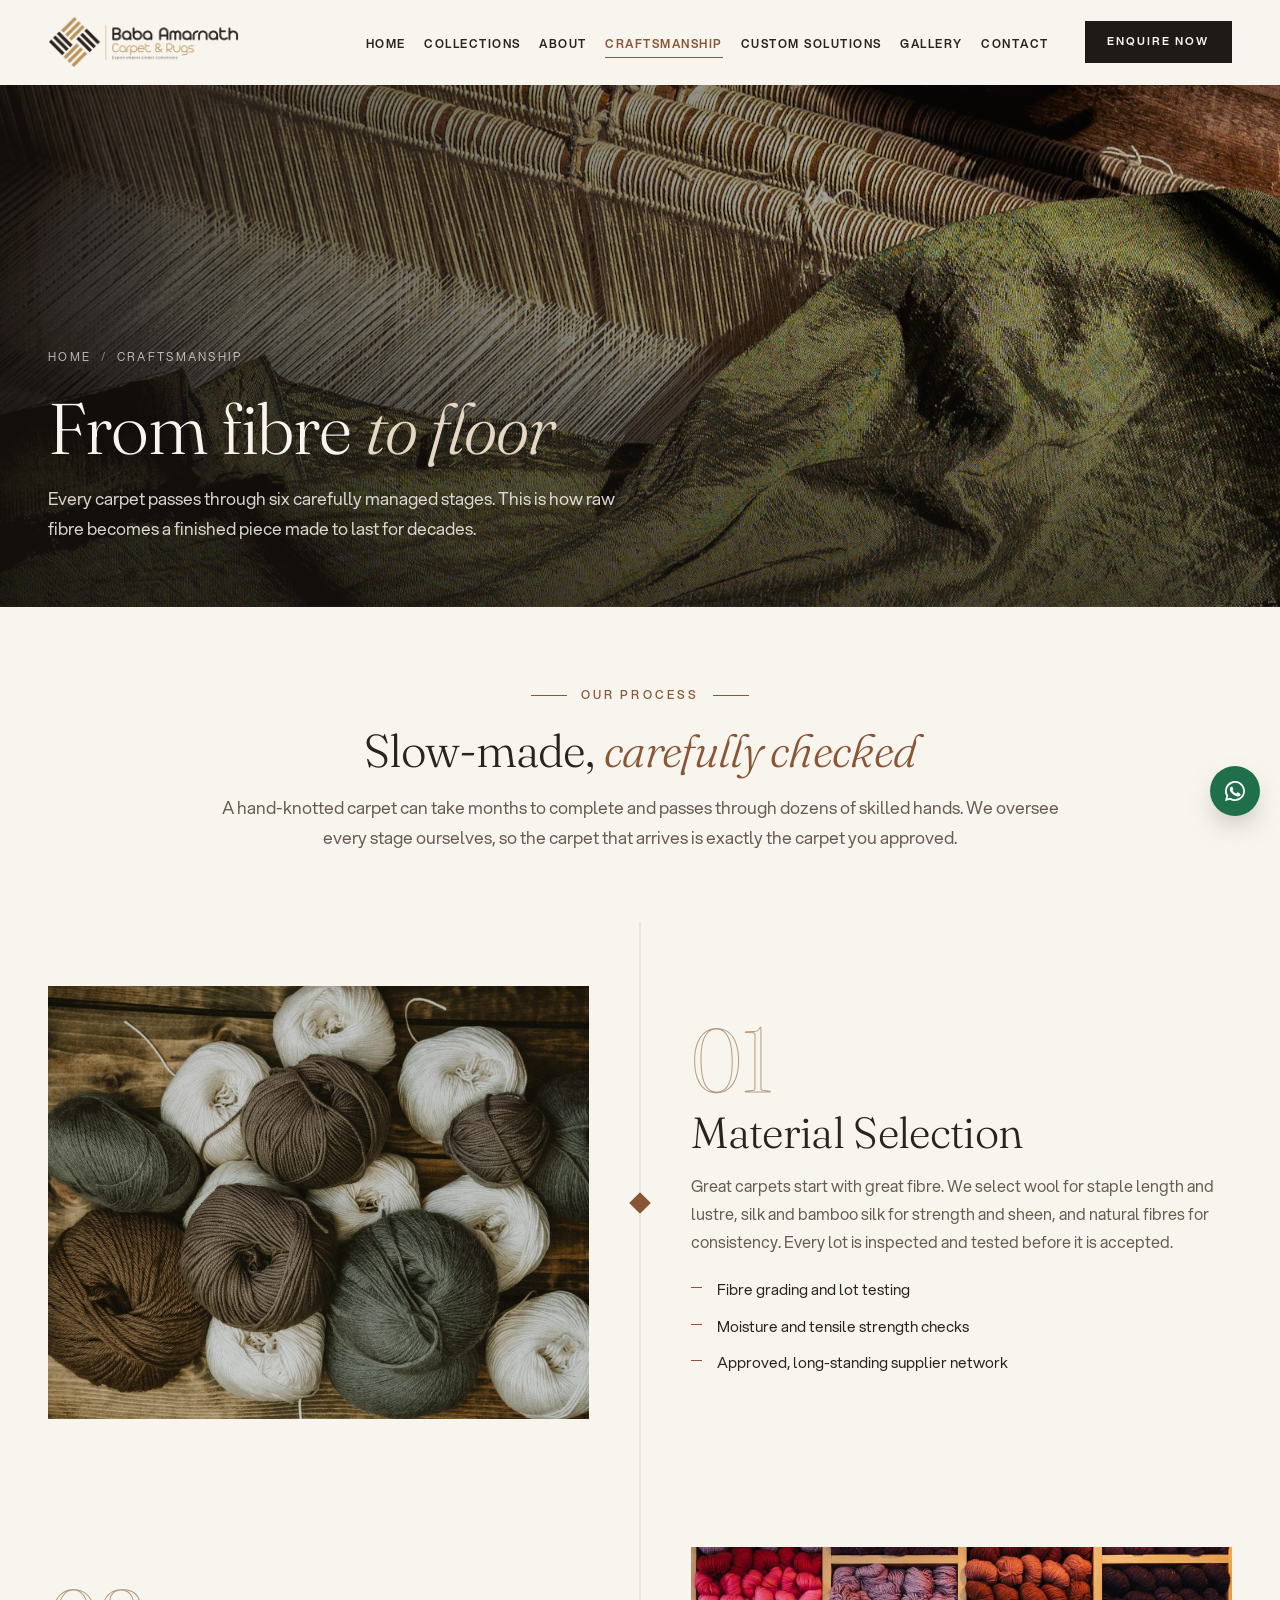
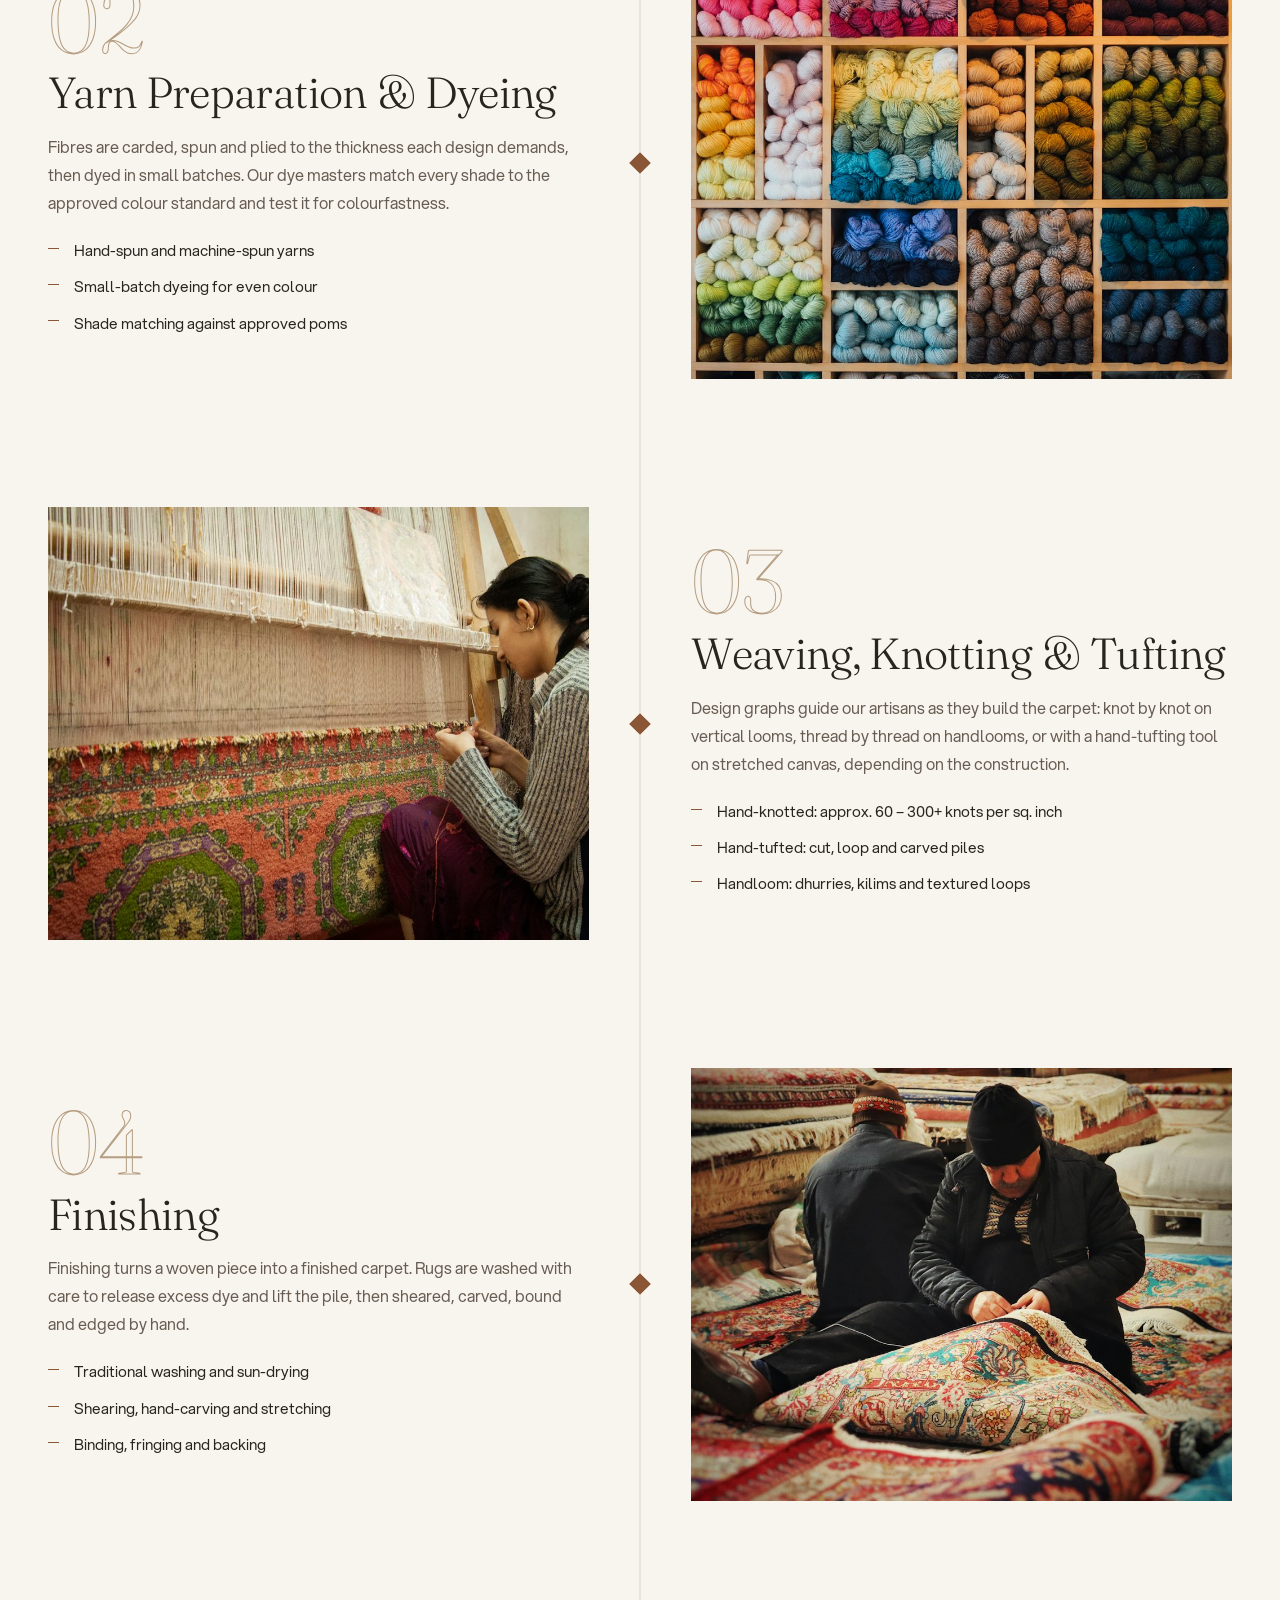
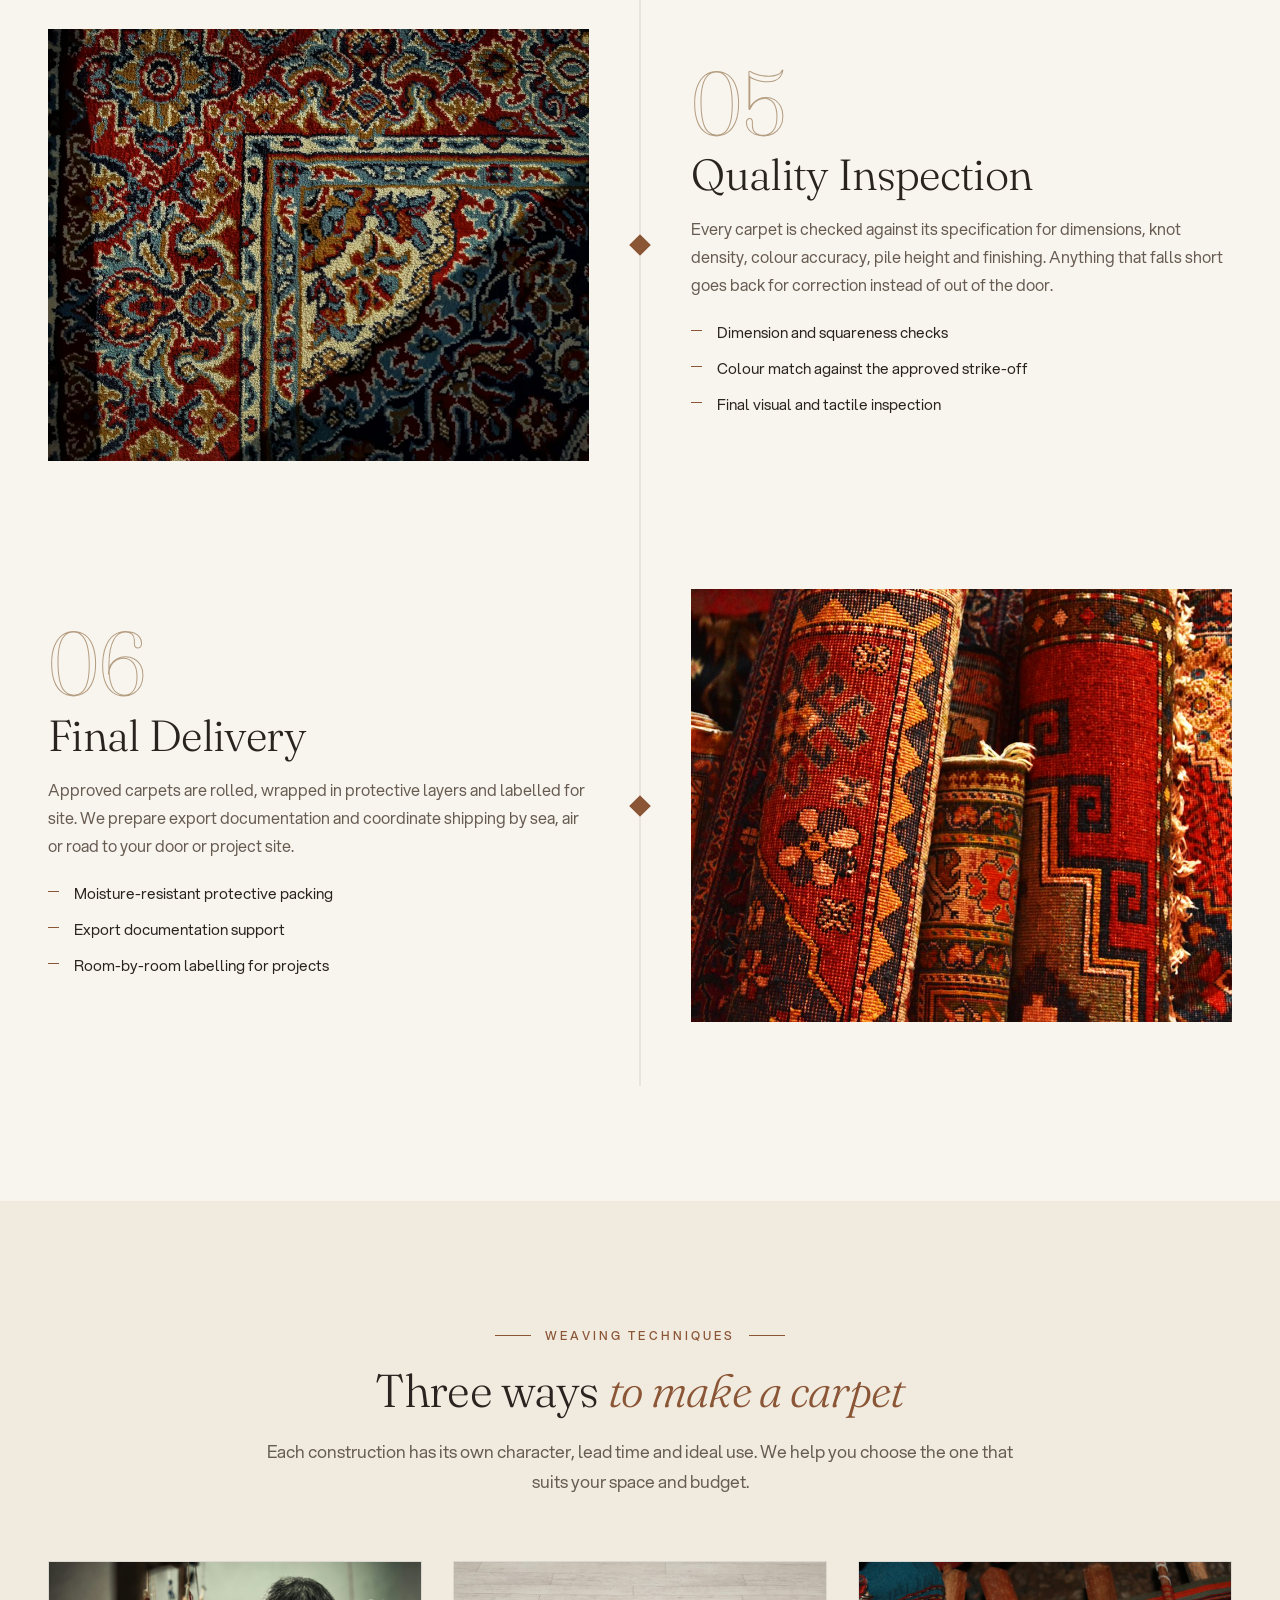
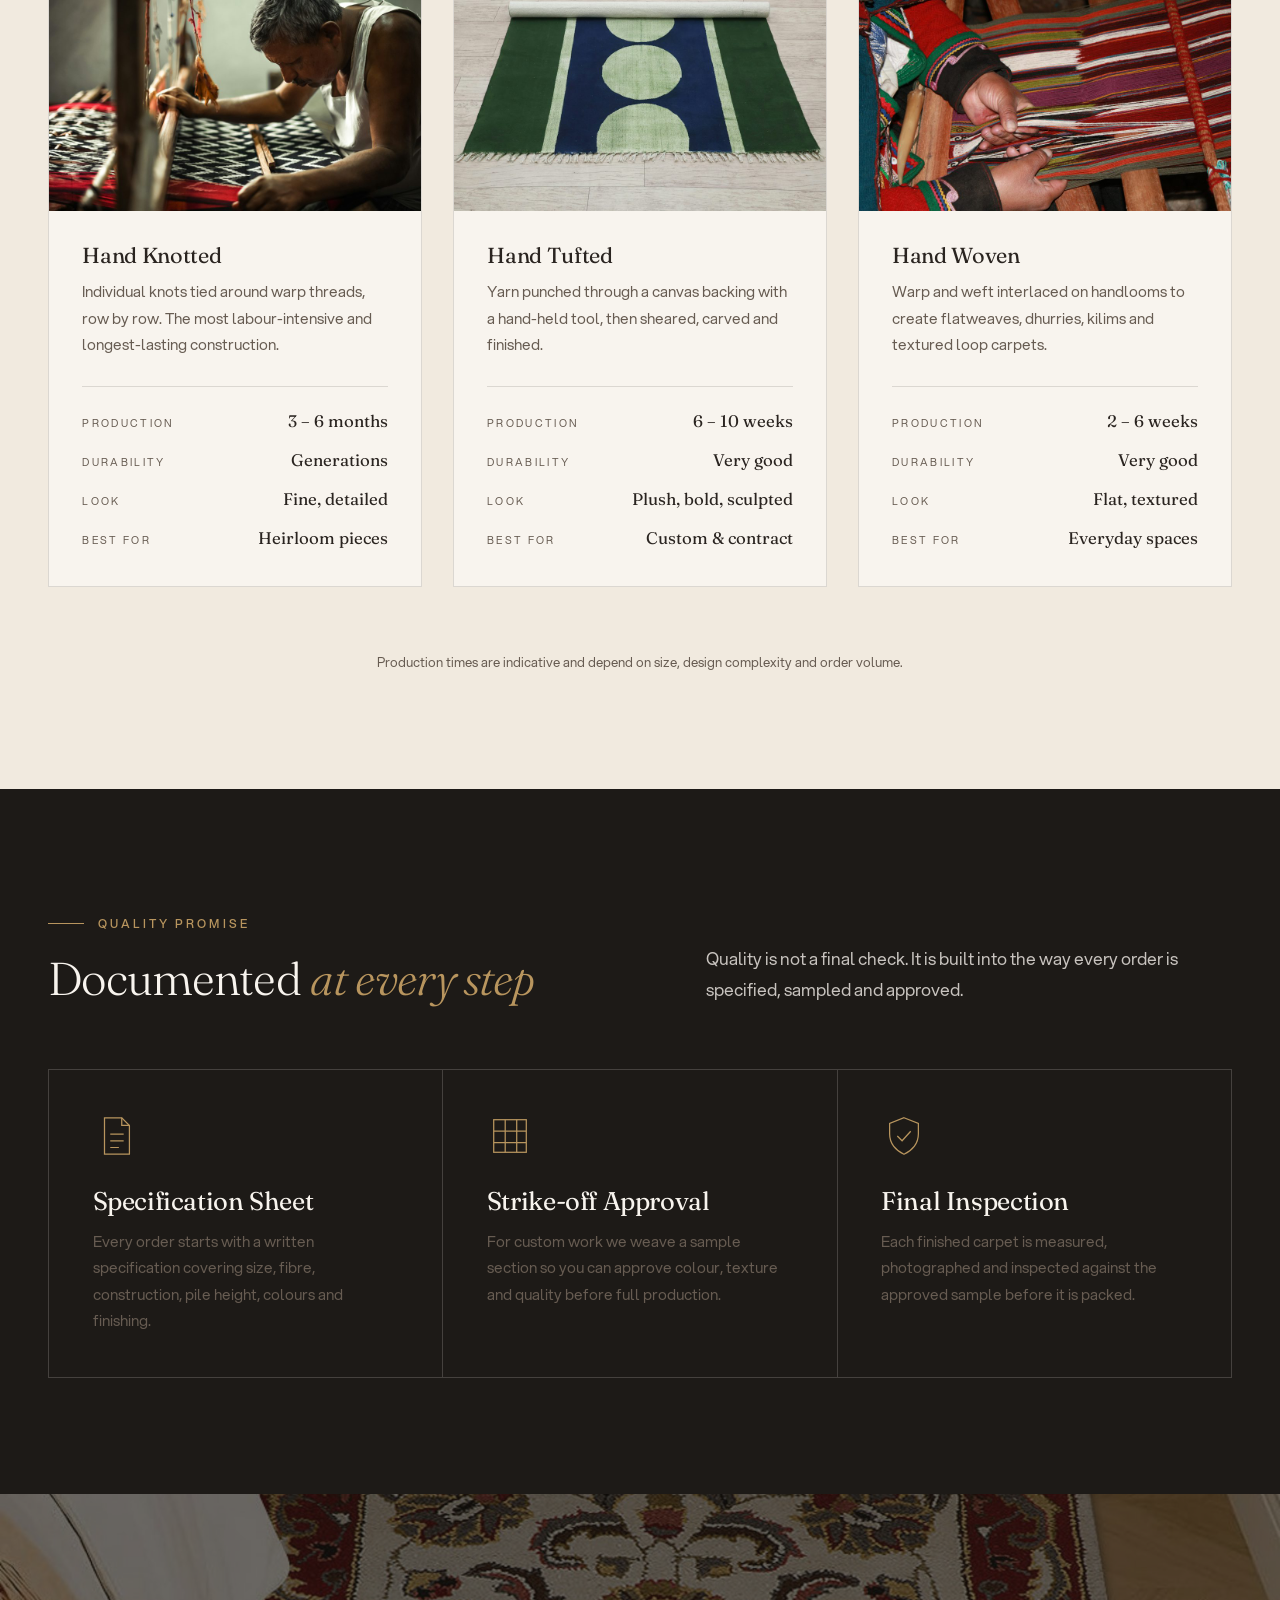
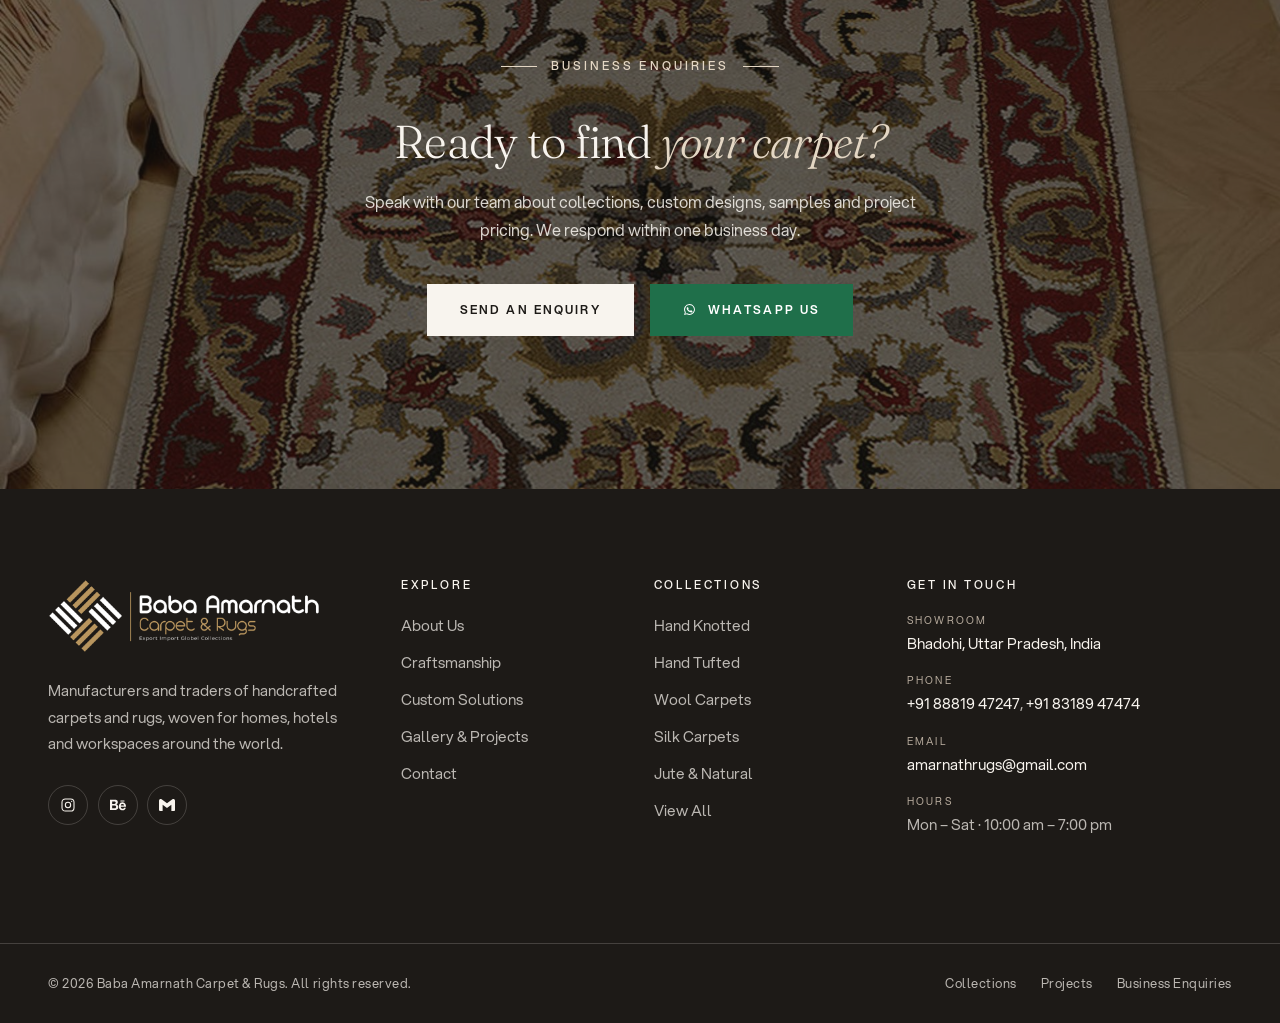
<file: craftsmanship.html>
<!DOCTYPE html>
<html lang="en">
<head>
  <meta charset="UTF-8">
  <meta name="viewport" content="width=device-width, initial-scale=1">
  <title>Craftsmanship &amp; Our Process | Baba Amarnath Carpet &amp; Rugs</title>
  <meta name="description" content="From material selection and yarn dyeing to hand-knotting, finishing, quality inspection and delivery: see how every Baba Amarnath carpet is made.">
  <link rel="canonical" href="https://babaamarnathcarpet.in/craftsmanship.html">
  <meta name="theme-color" content="#2a231e">
  <meta property="og:type" content="website">
  <meta property="og:title" content="Craftsmanship &amp; Our Process | Baba Amarnath Carpet &amp; Rugs">
  <meta property="og:description" content="From material selection and yarn dyeing to hand-knotting, finishing, quality inspection and delivery: see how every Baba Amarnath carpet is made.">
  <meta property="og:image" content="assets/images/hero/craftsmanship-hero.jpg">
  <link rel="icon" href="assets/icons/favicon.svg" type="image/svg+xml">
  <link rel="preconnect" href="https://fonts.googleapis.com">
  <link rel="preconnect" href="https://fonts.gstatic.com" crossorigin>
  <link rel="stylesheet" href="https://fonts.googleapis.com/css2?family=Fraunces:ital,opsz,wght@0,9..144,300..600;1,9..144,300..500&display=swap">
  <link rel="preload" href="assets/fonts/aspekta/aspekta-400.woff2" as="font" type="font/woff2" crossorigin>
  <link rel="preload" as="image" href="assets/images/hero/craftsmanship-hero.jpg" fetchpriority="high">
  <link rel="stylesheet" href="css/style.css">
  <link rel="stylesheet" href="css/animations.css">
  <link rel="stylesheet" href="css/responsive.css">
  <script>document.documentElement.classList.add("js");</script>
</head>
<body>
  <a class="skip-link" href="#main">Skip to content</a>

  <!-- ============ Header ============ -->
  <header class="site-header" data-header>
    <div class="container site-header__inner">
      <a class="brand" href="index.html" aria-label="Baba Amarnath Carpet & Rugs home">
        <img class="brand__logo brand__logo--ink" src="assets/images/brand/logo-ink.png" width="800" height="218" alt="">
        <img class="brand__logo brand__logo--light" src="assets/images/brand/logo-light.png" width="800" height="218" alt="">
      </a>
      <nav class="nav" aria-label="Primary">
        <ul class="nav__list">
          <li><a class="nav__link" href="index.html">Home</a></li>
          <li><a class="nav__link" href="collections.html">Collections</a></li>
          <li><a class="nav__link" href="about.html">About</a></li>
          <li><a class="nav__link" href="craftsmanship.html">Craftsmanship</a></li>
          <li><a class="nav__link" href="custom-solutions.html">Custom Solutions</a></li>
          <li><a class="nav__link" href="gallery.html">Gallery</a></li>
          <li><a class="nav__link" href="contact.html">Contact</a></li>
        </ul>
        <a class="btn btn--sm" href="contact.html#enquiry">Enquire Now</a>
        <button class="nav__toggle" type="button" aria-expanded="false" aria-controls="mobile-nav" aria-label="Open menu" data-nav-toggle><span></span><span></span><span></span></button>
      </nav>
    </div>
  </header>

  <!-- ============ Mobile navigation ============ -->
  <div class="mobile-nav" id="mobile-nav" aria-hidden="true" data-mobile-nav>
    <div class="mobile-nav__backdrop" data-nav-close></div>
    <div class="mobile-nav__panel" role="dialog" aria-modal="true" aria-label="Site menu">
      <div class="mobile-nav__top">
        <a class="brand" href="index.html" aria-label="Baba Amarnath Carpet & Rugs home">
          <img class="brand__logo brand__logo--ink" src="assets/images/brand/logo-ink.png" width="800" height="218" alt="">
        </a>
        <button class="mobile-nav__close" type="button" aria-label="Close menu" data-nav-close>&times;</button>
      </div>
      <ul class="mobile-nav__list">
        <li><a href="index.html">Home <span>01</span></a></li>
        <li><a href="collections.html">Collections <span>02</span></a></li>
        <li><a href="about.html">About <span>03</span></a></li>
        <li><a href="craftsmanship.html">Craftsmanship <span>04</span></a></li>
        <li><a href="custom-solutions.html">Custom Solutions <span>05</span></a></li>
        <li><a href="gallery.html">Gallery <span>06</span></a></li>
        <li><a href="contact.html">Contact <span>07</span></a></li>
      </ul>
      <div class="mobile-nav__footer">
        <a class="btn" href="contact.html#enquiry">Enquire Now</a>
        <a href="tel:+918881947247" data-config="phone">+91 88819 47247, +91 83189 47474</a>
        <a href="mailto:amarnathrugs@gmail.com" data-config="email">amarnathrugs@gmail.com</a>
      </div>
    </div>
  </div>

  <main id="main">
    <!-- ============ Page hero ============ -->
    <section class="page-hero" aria-labelledby="page-title">
      <div class="page-hero__media">
        <img src="assets/images/hero/craftsmanship-hero.jpg" width="1600" height="880" alt="Close view of warp threads and a carpet in progress on a traditional loom" fetchpriority="high">
      </div>
      <div class="container page-hero__content">
        <div>
          <nav aria-label="Breadcrumb"><ol class="breadcrumb"><li><a href="index.html">Home</a></li><li aria-current="page">Craftsmanship</li></ol></nav>
          <h1 id="page-title">From fibre <em>to floor</em></h1>
          <p>Every carpet passes through six carefully managed stages. This is how raw fibre becomes a finished piece made to last for decades.</p>
        </div>
      </div>
    </section>

    <!-- ============ Intro ============ -->
    <section class="section section--tight" aria-labelledby="intro-title">
      <div class="container container--narrow text-center reveal">
        <p class="eyebrow eyebrow--center">Our Process</p>
        <h2 id="intro-title">Slow-made, <em>carefully checked</em></h2>
        <p class="lead">A hand-knotted carpet can take months to complete and passes through dozens of skilled hands. We oversee every stage ourselves, so the carpet that arrives is exactly the carpet you approved.</p>
      </div>
    </section>

    <!-- ============ Timeline ============ -->
    <section class="section section--flush-top" aria-label="Carpet making process">
      <div class="container">
        <ol class="timeline" data-timeline>
          <li class="timeline__item">
            <div class="media timeline__media reveal-media"><img src="assets/images/process/01-material-selection.jpg" width="960" height="768" loading="lazy" decoding="async" alt="Balls of natural wool yarn in ivory, grey and brown on a wooden table"></div>
            <div class="timeline__copy reveal">
              <span class="timeline__num" aria-hidden="true">01</span>
              <h2>Material Selection</h2>
              <p>Great carpets start with great fibre. We select wool for staple length and lustre, silk and bamboo silk for strength and sheen, and natural fibres for consistency. Every lot is inspected and tested before it is accepted.</p>
              <ul class="tick-list"><li>Fibre grading and lot testing</li><li>Moisture and tensile strength checks</li><li>Approved, long-standing supplier network</li></ul>
            </div>
          </li>
          <li class="timeline__item">
            <div class="media timeline__media reveal-media"><img src="assets/images/process/02-yarn-preparation.jpg" width="960" height="768" loading="lazy" decoding="async" alt="Shelves of hand-dyed wool yarn arranged in a full spectrum of colours"></div>
            <div class="timeline__copy reveal">
              <span class="timeline__num" aria-hidden="true">02</span>
              <h2>Yarn Preparation &amp; Dyeing</h2>
              <p>Fibres are carded, spun and plied to the thickness each design demands, then dyed in small batches. Our dye masters match every shade to the approved colour standard and test it for colourfastness.</p>
              <ul class="tick-list"><li>Hand-spun and machine-spun yarns</li><li>Small-batch dyeing for even colour</li><li>Shade matching against approved poms</li></ul>
            </div>
          </li>
          <li class="timeline__item">
            <div class="media timeline__media reveal-media"><img src="assets/images/process/03-weaving.jpg" width="960" height="768" loading="lazy" decoding="async" alt="Weaver hand-knotting a patterned carpet on a vertical loom"></div>
            <div class="timeline__copy reveal">
              <span class="timeline__num" aria-hidden="true">03</span>
              <h2>Weaving, Knotting &amp; Tufting</h2>
              <p>Design graphs guide our artisans as they build the carpet: knot by knot on vertical looms, thread by thread on handlooms, or with a hand-tufting tool on stretched canvas, depending on the construction.</p>
              <ul class="tick-list"><li>Hand-knotted: approx. 60 – 300+ knots per sq. inch</li><li>Hand-tufted: cut, loop and carved piles</li><li>Handloom: dhurries, kilims and textured loops</li></ul>
            </div>
          </li>
          <li class="timeline__item">
            <div class="media timeline__media reveal-media"><img src="assets/images/process/04-finishing.jpg" width="960" height="768" loading="lazy" decoding="async" alt="Artisans hand-finishing traditional carpets on the workshop floor"></div>
            <div class="timeline__copy reveal">
              <span class="timeline__num" aria-hidden="true">04</span>
              <h2>Finishing</h2>
              <p>Finishing turns a woven piece into a finished carpet. Rugs are washed with care to release excess dye and lift the pile, then sheared, carved, bound and edged by hand.</p>
              <ul class="tick-list"><li>Traditional washing and sun-drying</li><li>Shearing, hand-carving and stretching</li><li>Binding, fringing and backing</li></ul>
            </div>
          </li>
          <li class="timeline__item">
            <div class="media timeline__media reveal-media"><img src="assets/images/process/05-quality-inspection.jpg" width="960" height="768" loading="lazy" decoding="async" alt="Close-up of a carpet corner showing the border, knots and colour detail"></div>
            <div class="timeline__copy reveal">
              <span class="timeline__num" aria-hidden="true">05</span>
              <h2>Quality Inspection</h2>
              <p>Every carpet is checked against its specification for dimensions, knot density, colour accuracy, pile height and finishing. Anything that falls short goes back for correction instead of out of the door.</p>
              <ul class="tick-list"><li>Dimension and squareness checks</li><li>Colour match against the approved strike-off</li><li>Final visual and tactile inspection</li></ul>
            </div>
          </li>
          <li class="timeline__item">
            <div class="media timeline__media reveal-media"><img src="assets/images/process/06-delivery.jpg" width="960" height="768" loading="lazy" decoding="async" alt="Rolled carpets with traditional patterns ready for dispatch"></div>
            <div class="timeline__copy reveal">
              <span class="timeline__num" aria-hidden="true">06</span>
              <h2>Final Delivery</h2>
              <p>Approved carpets are rolled, wrapped in protective layers and labelled for site. We prepare export documentation and coordinate shipping by sea, air or road to your door or project site.</p>
              <ul class="tick-list"><li>Moisture-resistant protective packing</li><li>Export documentation support</li><li>Room-by-room labelling for projects</li></ul>
            </div>
          </li>
        </ol>
      </div>
    </section>

    <!-- ============ Technique comparison ============ -->
    <section class="section section--cream" aria-labelledby="compare-title">
      <div class="container">
        <div class="section-head section-head--center reveal">
          <p class="eyebrow eyebrow--center">Weaving Techniques</p>
          <h2 id="compare-title">Three ways <em>to make a carpet</em></h2>
          <p class="lead">Each construction has its own character, lead time and ideal use. We help you choose the one that suits your space and budget.</p>
        </div>
        <div class="compare" data-stagger="0.1">
          <article class="compare__card reveal">
            <div class="media zoom"><img src="assets/images/process/technique-knotted.jpg" width="960" height="640" loading="lazy" decoding="async" alt="Weaver knotting a black and white geometric carpet on a loom"></div>
            <div class="compare__body">
              <h3>Hand Knotted</h3>
              <p>Individual knots tied around warp threads, row by row. The most labour-intensive and longest-lasting construction.</p>
              <dl class="spec-list">
                <div><dt>Production</dt><dd>3 – 6 months</dd></div>
                <div><dt>Durability</dt><dd>Generations</dd></div>
                <div><dt>Look</dt><dd>Fine, detailed</dd></div>
                <div><dt>Best for</dt><dd>Heirloom pieces</dd></div>
              </dl>
            </div>
          </article>
          <article class="compare__card reveal">
            <div class="media zoom"><img src="assets/images/process/technique-tufted.jpg" width="960" height="640" loading="lazy" decoding="async" alt="Hand-tufted rug with bold green, navy and mint circles"></div>
            <div class="compare__body">
              <h3>Hand Tufted</h3>
              <p>Yarn punched through a canvas backing with a hand-held tool, then sheared, carved and finished.</p>
              <dl class="spec-list">
                <div><dt>Production</dt><dd>6 – 10 weeks</dd></div>
                <div><dt>Durability</dt><dd>Very good</dd></div>
                <div><dt>Look</dt><dd>Plush, bold, sculpted</dd></div>
                <div><dt>Best for</dt><dd>Custom &amp; contract</dd></div>
              </dl>
            </div>
          </article>
          <article class="compare__card reveal">
            <div class="media zoom"><img src="assets/images/process/technique-woven.jpg" width="960" height="640" loading="lazy" decoding="async" alt="Hands weaving a striped flatweave on a traditional loom">
            </div>
            <div class="compare__body">
              <h3>Hand Woven</h3>
              <p>Warp and weft interlaced on handlooms to create flatweaves, dhurries, kilims and textured loop carpets.</p>
              <dl class="spec-list">
                <div><dt>Production</dt><dd>2 – 6 weeks</dd></div>
                <div><dt>Durability</dt><dd>Very good</dd></div>
                <div><dt>Look</dt><dd>Flat, textured</dd></div>
                <div><dt>Best for</dt><dd>Everyday spaces</dd></div>
              </dl>
            </div>
          </article>
        </div>
        <p class="form-note text-center mt-lg">Production times are indicative and depend on size, design complexity and order volume.</p>
      </div>
    </section>

    <!-- ============ Quality promise ============ -->
    <section class="section section--dark on-dark" aria-labelledby="quality-title">
      <div class="container">
        <div class="section-head section-head--split reveal">
          <div>
            <p class="eyebrow">Quality Promise</p>
            <h2 id="quality-title">Documented <em>at every step</em></h2>
          </div>
          <div class="section-head__aside">
            <p class="lead">Quality is not a final check. It is built into the way every order is specified, sampled and approved.</p>
          </div>
        </div>
        <div class="feature-grid" data-stagger="0.1">
          <article class="feature reveal">
            <svg class="feature__icon" viewBox="0 0 48 48" fill="none" stroke="currentColor" stroke-width="1.3" aria-hidden="true"><path d="M12 5h18l8 8v30H12z"/><path d="M30 5v8h8M18 22h14M18 29h14M18 36h9"/></svg>
            <h3>Specification Sheet</h3>
            <p>Every order starts with a written specification covering size, fibre, construction, pile height, colours and finishing.</p>
          </article>
          <article class="feature reveal">
            <svg class="feature__icon" viewBox="0 0 48 48" fill="none" stroke="currentColor" stroke-width="1.3" aria-hidden="true"><rect x="7" y="7" width="34" height="34"/><path d="M7 19h34M7 31h34M19 7v34M31 7v34"/></svg>
            <h3>Strike-off Approval</h3>
            <p>For custom work we weave a sample section so you can approve colour, texture and quality before full production.</p>
          </article>
          <article class="feature reveal">
            <svg class="feature__icon" viewBox="0 0 48 48" fill="none" stroke="currentColor" stroke-width="1.3" aria-hidden="true"><path d="M24 5 39 11v11c0 10-6.5 17.5-15 21-8.5-3.5-15-11-15-21V11z"/><path d="m17 24 5 5 9-10"/></svg>
            <h3>Final Inspection</h3>
            <p>Each finished carpet is measured, photographed and inspected against the approved sample before it is packed.</p>
          </article>
        </div>
      </div>
    </section>

    <!-- ============ Enquiry CTA ============ -->
    <section class="cta-band" aria-labelledby="cta-title">
      <div class="cta-band__media">
        <img src="assets/images/hero/cta-band-alt.jpg" width="1920" height="960" loading="lazy" decoding="async" alt="">
      </div>
      <div class="container reveal">
        <p class="eyebrow eyebrow--center">Business Enquiries</p>
        <h2 id="cta-title">Ready to find <em>your carpet?</em></h2>
        <p>Speak with our team about collections, custom designs, samples and project pricing. We respond within one business day.</p>
        <div class="cluster">
          <a class="btn btn--light" href="contact.html#enquiry">Send an Enquiry</a>
          <a class="btn btn--whatsapp" href="https://wa.me/918881947247" data-config="whatsapp" target="_blank" rel="noopener">
            <svg viewBox="0 0 24 24" fill="currentColor" aria-hidden="true"><path d="M12 2a10 10 0 0 0-8.6 15.1L2 22l5-1.3A10 10 0 1 0 12 2zm0 18.2c-1.5 0-2.9-.4-4.2-1.2l-.3-.2-3 .8.8-2.9-.2-.3A8.2 8.2 0 1 1 12 20.2zm4.5-6.1c-.2-.1-1.5-.7-1.7-.8-.2-.1-.4-.1-.6.1l-.8 1c-.1.2-.3.2-.5.1a6.7 6.7 0 0 1-3.3-2.9c-.2-.4.2-.4.7-1.3.1-.2 0-.3 0-.4l-.8-1.8c-.2-.5-.4-.4-.6-.4h-.5a1 1 0 0 0-.7.3 3 3 0 0 0-.9 2.2c0 1.3.9 2.5 1.1 2.7.1.2 1.8 2.8 4.5 3.9 1.7.7 2.4.8 3.2.7.5-.1 1.5-.6 1.8-1.2.2-.6.2-1.1.1-1.2l-.4-.2z"/></svg>
            WhatsApp Us
          </a>
        </div>
      </div>
    </section>
  </main>

  <!-- ============ Footer ============ -->
  <footer class="site-footer">
    <div class="container footer-top">
      <div class="footer-about">
        <a class="brand" href="index.html" aria-label="Baba Amarnath Carpet & Rugs home">
          <img class="brand__logo brand__logo--light" src="assets/images/brand/logo-light.png" width="800" height="218" alt="">
        </a>
        <p>Manufacturers and traders of handcrafted carpets and rugs, woven for homes, hotels and workspaces around the world.</p>
        <div class="socials">
          <a href="https://www.instagram.com/amarnathrugs?cplk=dzUwM2o3Y2E1dzhh" data-social="instagram" target="_blank" rel="noopener" aria-label="Instagram"><svg viewBox="0 0 24 24" fill="none" stroke="currentColor" stroke-width="1.6" aria-hidden="true"><rect x="3" y="3" width="18" height="18" rx="5"/><circle cx="12" cy="12" r="4"/><circle cx="17.5" cy="6.5" r="1" fill="currentColor" stroke="none"/></svg></a>
          <a href="https://www.behance.net/gallery/258161665/Premium-Carpet-Collection-Modern-Rugs-Carpets" data-social="behance" target="_blank" rel="noopener" aria-label="Behance"><svg viewBox="0 0 24 24" fill="currentColor" aria-hidden="true"><path d="M16.969 16.927a2.561 2.561 0 0 0 1.901.677 2.501 2.501 0 0 0 1.531-.475c.362-.235.636-.584.779-.99h2.585a5.091 5.091 0 0 1-1.9 2.896 5.292 5.292 0 0 1-3.091.88 5.839 5.839 0 0 1-2.284-.433 4.871 4.871 0 0 1-1.723-1.211 5.657 5.657 0 0 1-1.08-1.874 7.057 7.057 0 0 1-.383-2.393c-.005-.8.129-1.595.396-2.349a5.313 5.313 0 0 1 5.088-3.604 4.87 4.87 0 0 1 2.376.563c.661.362 1.231.87 1.668 1.485a6.2 6.2 0 0 1 .943 2.133c.194.821.263 1.666.205 2.508h-7.699c-.063.79.184 1.574.688 2.187ZM6.947 4.084a8.065 8.065 0 0 1 1.928.198 4.29 4.29 0 0 1 1.49.638c.418.303.748.711.958 1.182.241.579.357 1.203.341 1.83a3.506 3.506 0 0 1-.506 1.961 3.726 3.726 0 0 1-1.503 1.287 3.588 3.588 0 0 1 2.027 1.437c.464.747.697 1.615.67 2.494a4.593 4.593 0 0 1-.423 2.032 3.945 3.945 0 0 1-1.163 1.413 5.114 5.114 0 0 1-1.683.807 7.135 7.135 0 0 1-1.928.259H0V4.084h6.947Zm-.235 12.9c.308.004.616-.029.916-.099a2.18 2.18 0 0 0 .766-.332c.228-.158.411-.371.534-.619.142-.317.208-.663.191-1.009a2.08 2.08 0 0 0-.642-1.715 2.618 2.618 0 0 0-1.696-.505h-3.54v4.279h3.471Zm13.635-5.967a2.13 2.13 0 0 0-1.654-.619 2.336 2.336 0 0 0-1.163.259 2.474 2.474 0 0 0-.738.62 2.359 2.359 0 0 0-.396.792c-.074.239-.12.485-.137.734h4.769a3.239 3.239 0 0 0-.679-1.785l-.002-.001Zm-13.813-.648a2.254 2.254 0 0 0 1.423-.433c.399-.355.607-.88.56-1.413a1.916 1.916 0 0 0-.178-.891 1.298 1.298 0 0 0-.495-.533 1.851 1.851 0 0 0-.711-.274 3.966 3.966 0 0 0-.835-.073H3.241v3.631h3.293v-.014ZM21.62 5.122h-5.976v1.527h5.976V5.122Z"/></svg></a>
          <a href="mailto:amarnathrugs@gmail.com" data-social="gmail" aria-label="Gmail"><svg viewBox="0 0 24 24" fill="currentColor" aria-hidden="true"><path d="M24 5.457v13.909c0 .904-.732 1.636-1.636 1.636h-3.819V11.73L12 16.64l-6.545-4.91v9.273H1.636A1.636 1.636 0 0 1 0 19.366V5.457c0-2.023 2.309-3.178 3.927-1.964L5.455 4.64 12 9.548l6.545-4.91 1.528-1.145C21.69 2.28 24 3.434 24 5.457z"/></svg></a>
        </div>
      </div>
      <div class="footer-col">
        <h3>Explore</h3>
        <ul>
          <li><a href="about.html">About Us</a></li>
          <li><a href="craftsmanship.html">Craftsmanship</a></li>
          <li><a href="custom-solutions.html">Custom Solutions</a></li>
          <li><a href="gallery.html">Gallery &amp; Projects</a></li>
          <li><a href="contact.html">Contact</a></li>
        </ul>
      </div>
      <div class="footer-col">
        <h3>Collections</h3>
        <ul>
          <li><a href="collections.html#hand-knotted">Hand Knotted</a></li>
          <li><a href="collections.html#hand-tufted">Hand Tufted</a></li>
          <li><a href="collections.html#wool">Wool Carpets</a></li>
          <li><a href="collections.html#silk">Silk Carpets</a></li>
          <li><a href="collections.html#jute">Jute &amp; Natural</a></li>
          <li><a href="collections.html">View All</a></li>
        </ul>
      </div>
      <div class="footer-col footer-contact">
        <h3>Get in Touch</h3>
        <ul>
          <li><small>Showroom</small><address data-config="address">Bhadohi, Uttar Pradesh, India</address></li>
          <li><small>Phone</small><a href="tel:+918881947247" data-config="phone">+91 88819 47247, +91 83189 47474</a></li>
          <li><small>Email</small><a href="mailto:amarnathrugs@gmail.com" data-config="email">amarnathrugs@gmail.com</a></li>
          <li><small>Hours</small><span data-config="hours">Mon – Sat · 10:00 am – 7:00 pm</span></li>
        </ul>
      </div>
    </div>
    <div class="container footer-bottom">
      <p>&copy; <span data-year>2026</span> Baba Amarnath Carpet &amp; Rugs. All rights reserved.</p>
      <nav aria-label="Footer">
        <a href="collections.html">Collections</a>
        <a href="gallery.html">Projects</a>
        <a href="contact.html#enquiry">Business Enquiries</a>
      </nav>
    </div>
  </footer>

  <a class="whatsapp-float" href="https://wa.me/918881947247" data-config="whatsapp" target="_blank" rel="noopener" aria-label="Chat with us on WhatsApp">
    <svg viewBox="0 0 24 24" fill="currentColor" aria-hidden="true"><path d="M12 2a10 10 0 0 0-8.6 15.1L2 22l5-1.3A10 10 0 1 0 12 2zm0 18.2c-1.5 0-2.9-.4-4.2-1.2l-.3-.2-3 .8.8-2.9-.2-.3A8.2 8.2 0 1 1 12 20.2zm4.5-6.1c-.2-.1-1.5-.7-1.7-.8-.2-.1-.4-.1-.6.1l-.8 1c-.1.2-.3.2-.5.1a6.7 6.7 0 0 1-3.3-2.9c-.2-.4.2-.4.7-1.3.1-.2 0-.3 0-.4l-.8-1.8c-.2-.5-.4-.4-.6-.4h-.5a1 1 0 0 0-.7.3 3 3 0 0 0-.9 2.2c0 1.3.9 2.5 1.1 2.7.1.2 1.8 2.8 4.5 3.9 1.7.7 2.4.8 3.2.7.5-.1 1.5-.6 1.8-1.2.2-.6.2-1.1.1-1.2l-.4-.2z"/></svg>
  </a>
  <button class="back-to-top" type="button" aria-label="Back to top" data-back-to-top>
    <svg viewBox="0 0 24 24" fill="none" stroke="currentColor" stroke-width="1.6" aria-hidden="true"><path d="M12 19V5M6 11l6-6 6 6"/></svg>
  </button>

  <script src="js/config.js"></script>
  <script src="js/navigation.js"></script>
  <script src="js/main.js"></script>
</body>
</html>
</file>
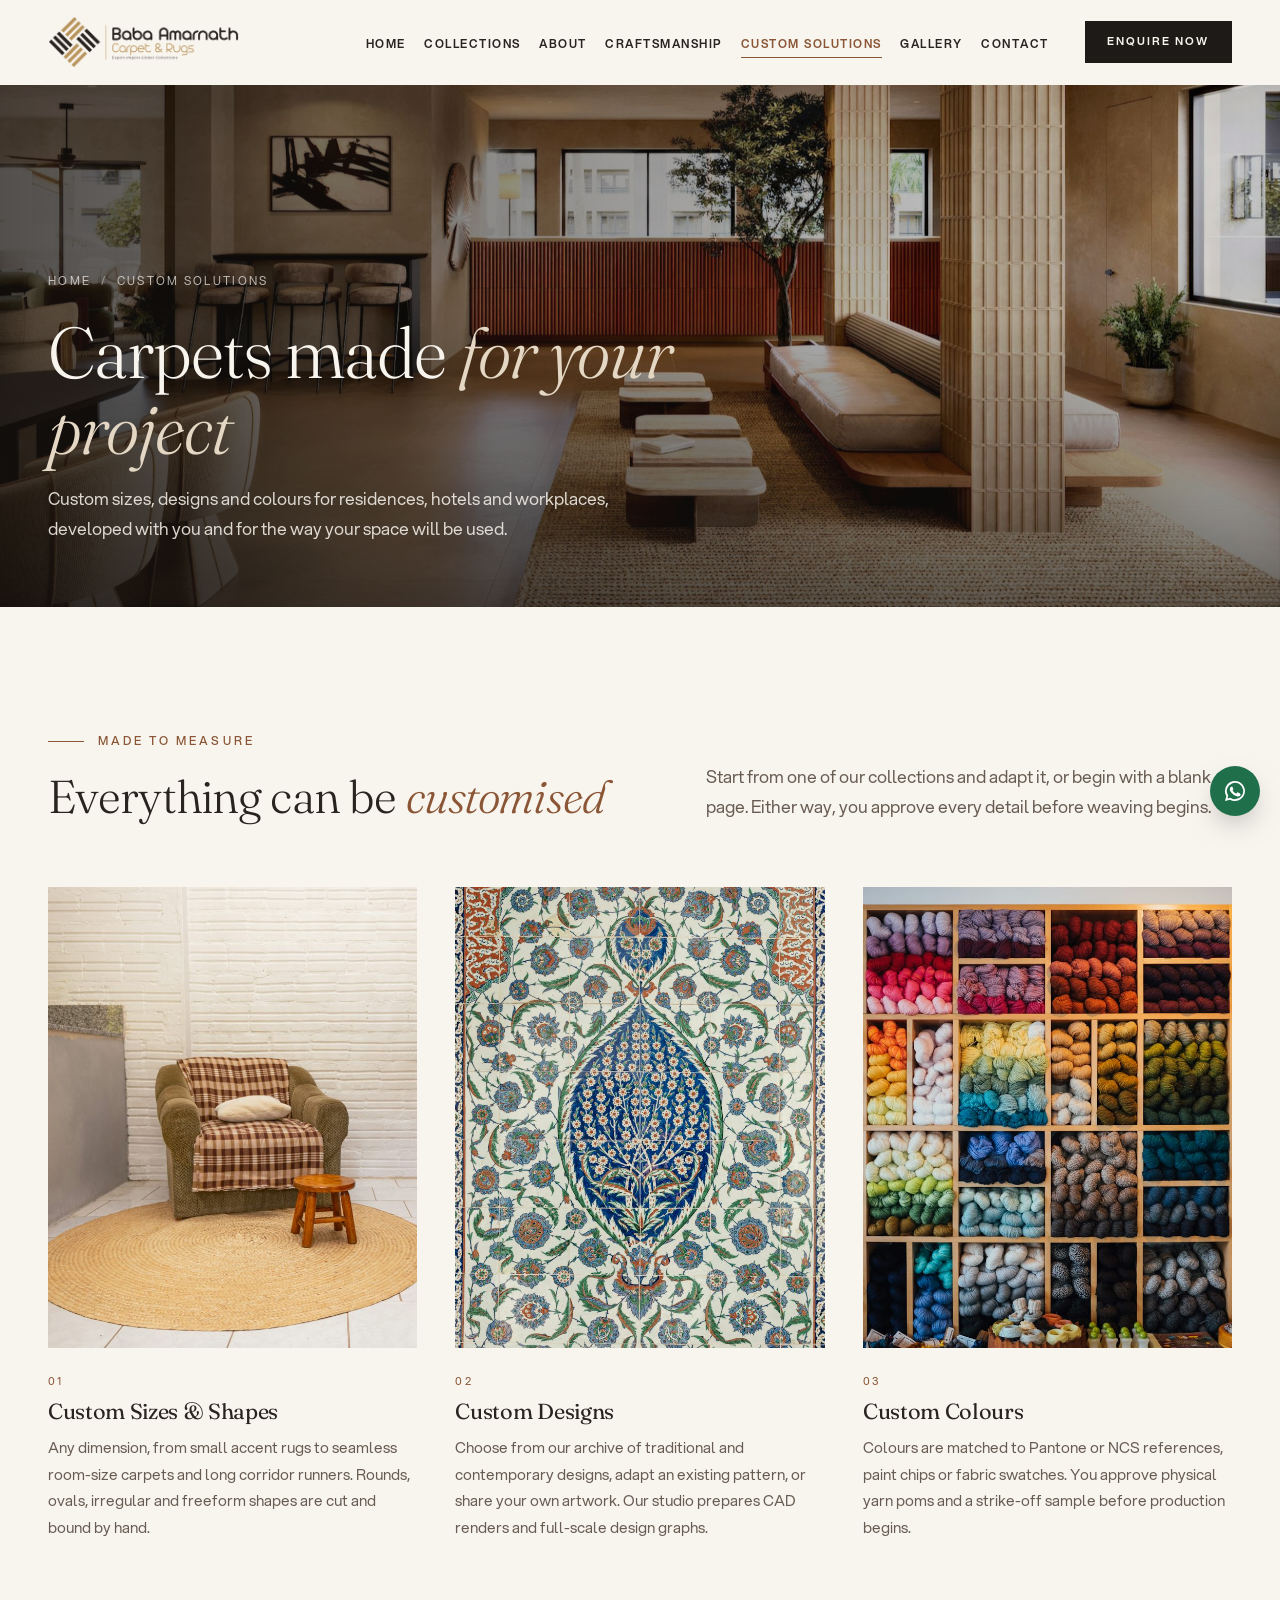
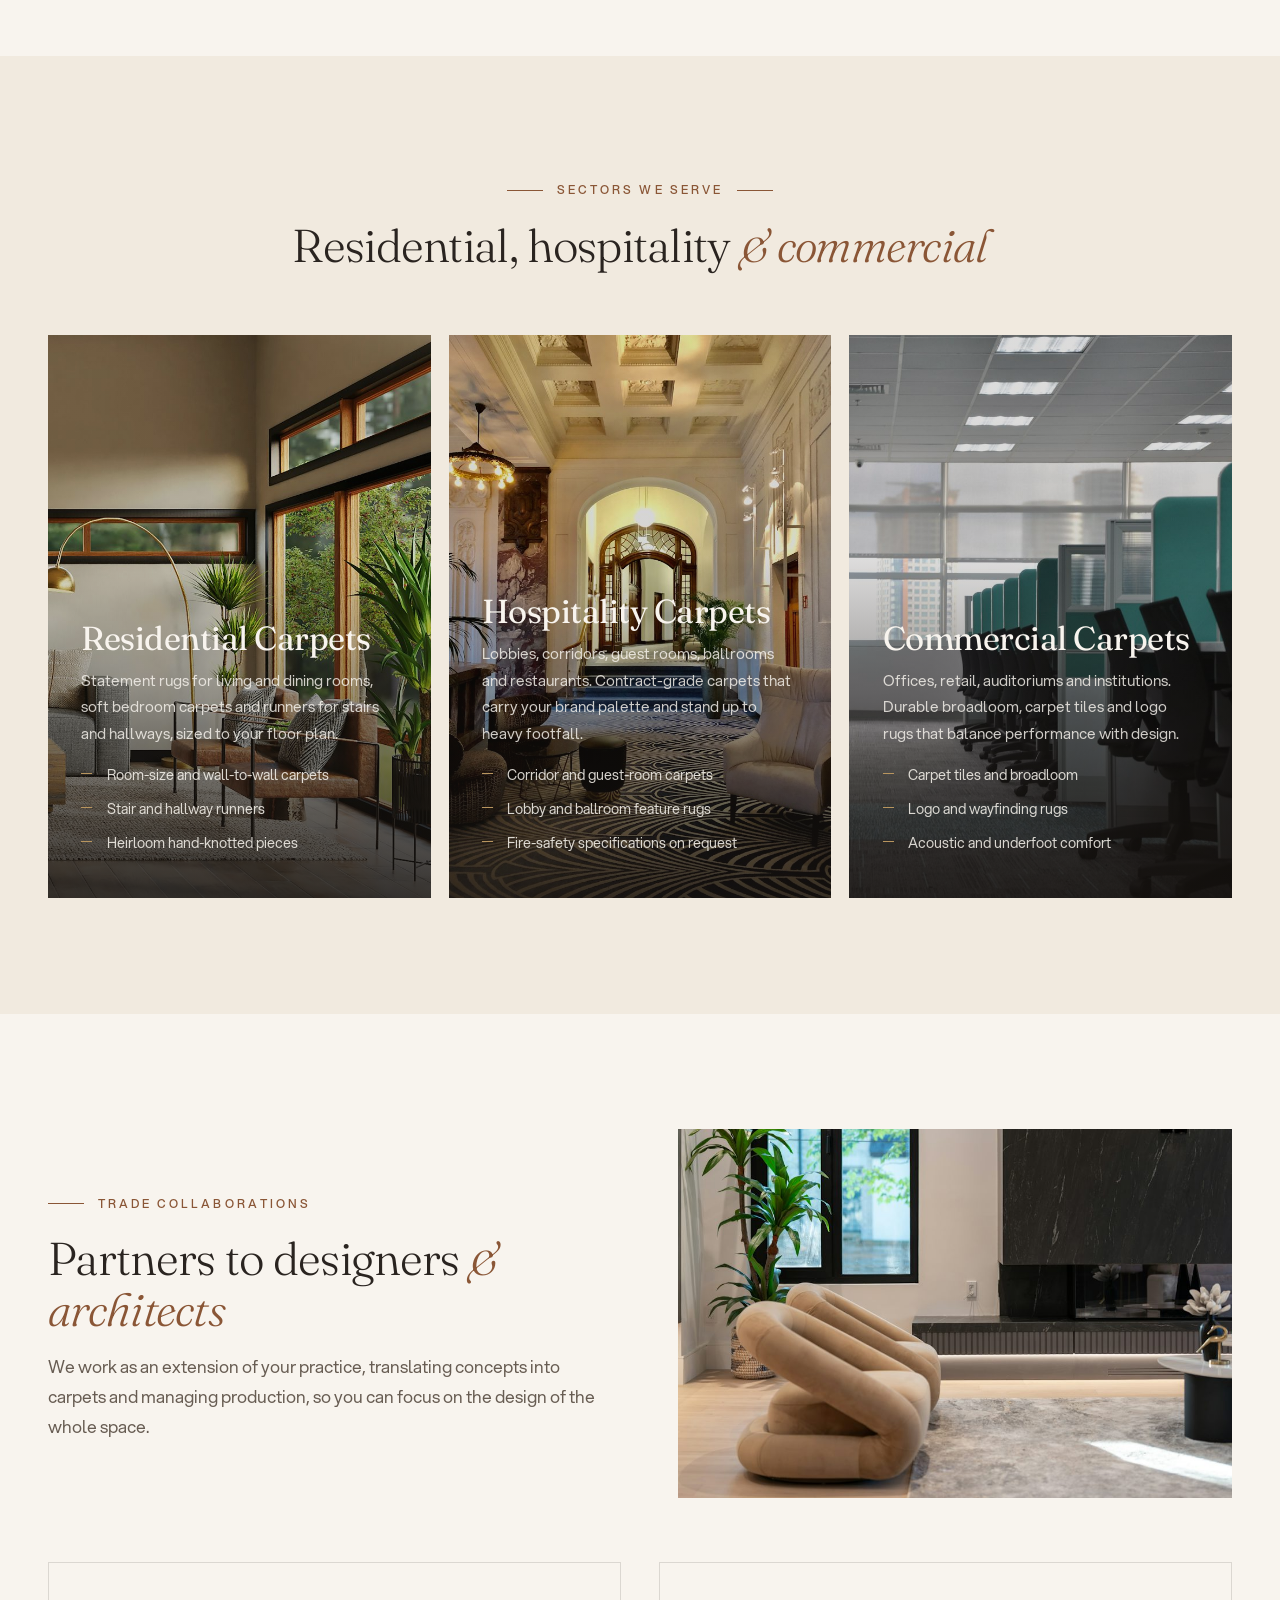
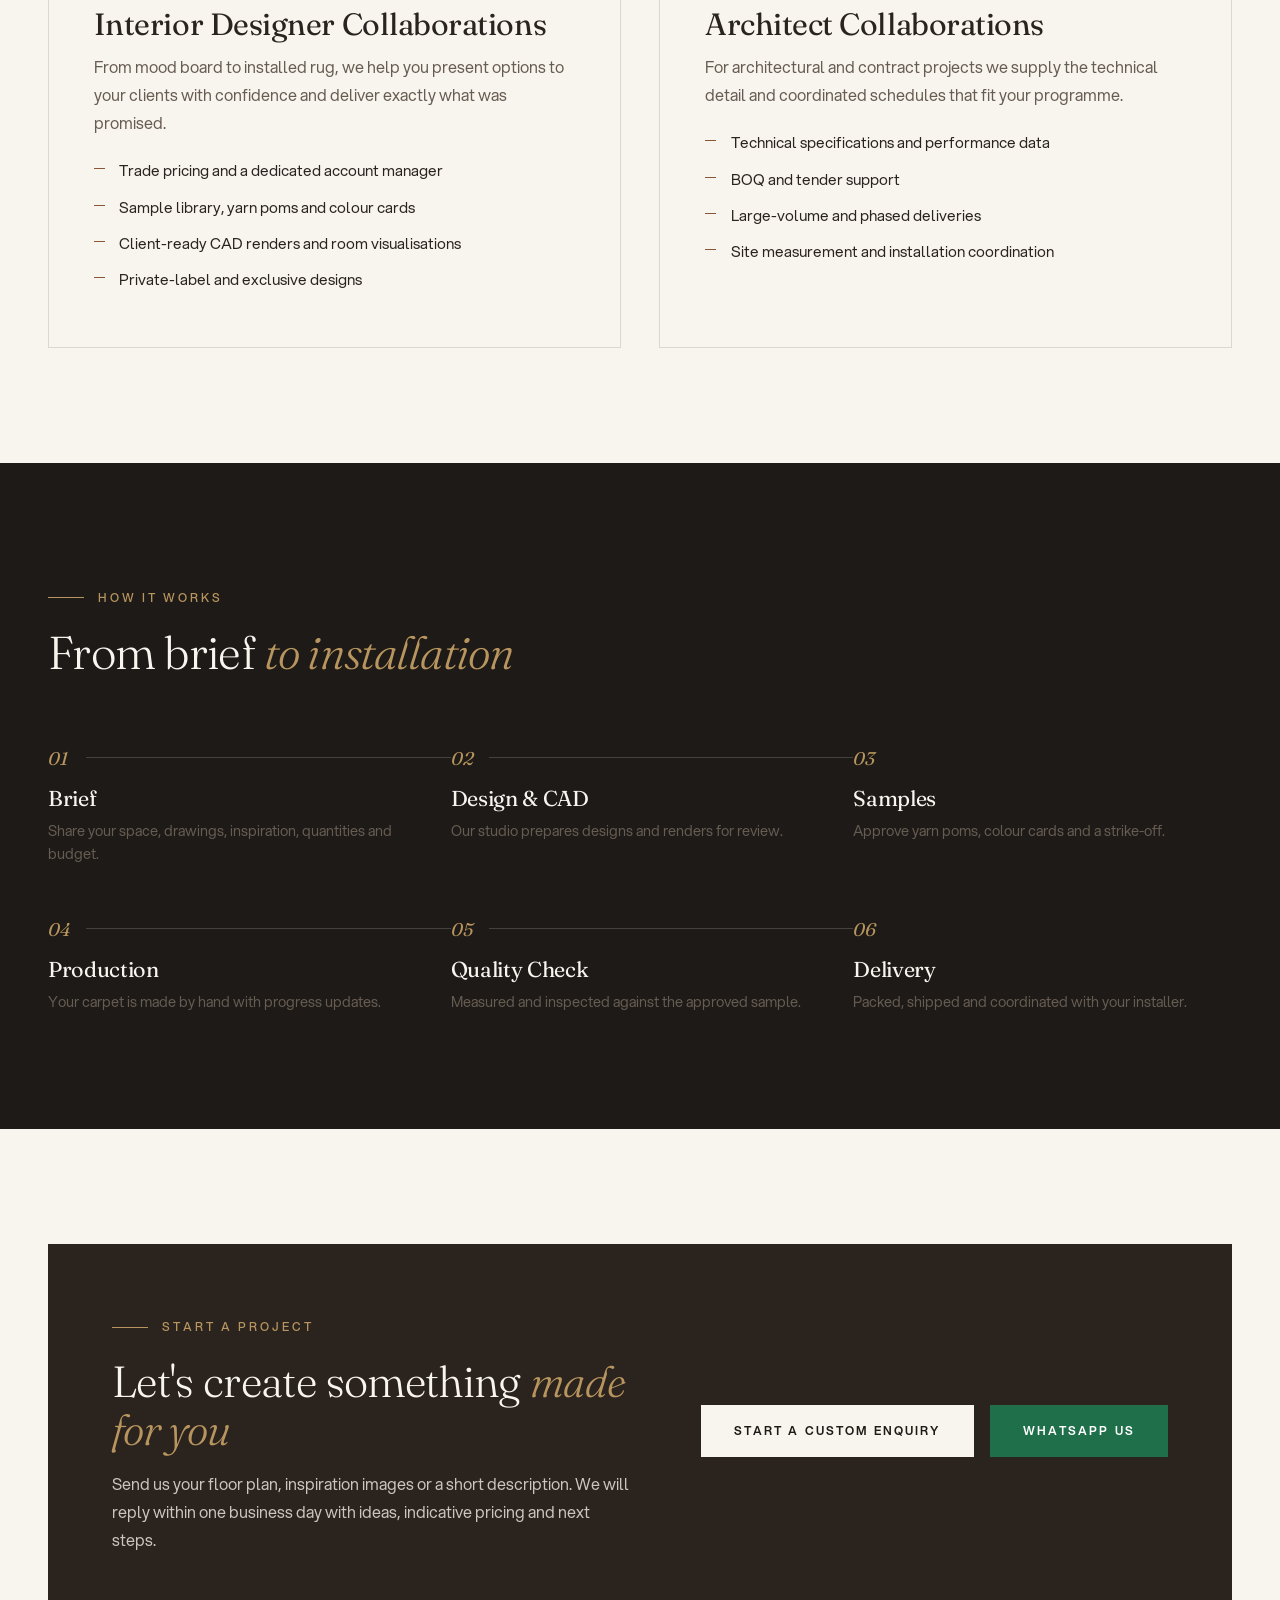
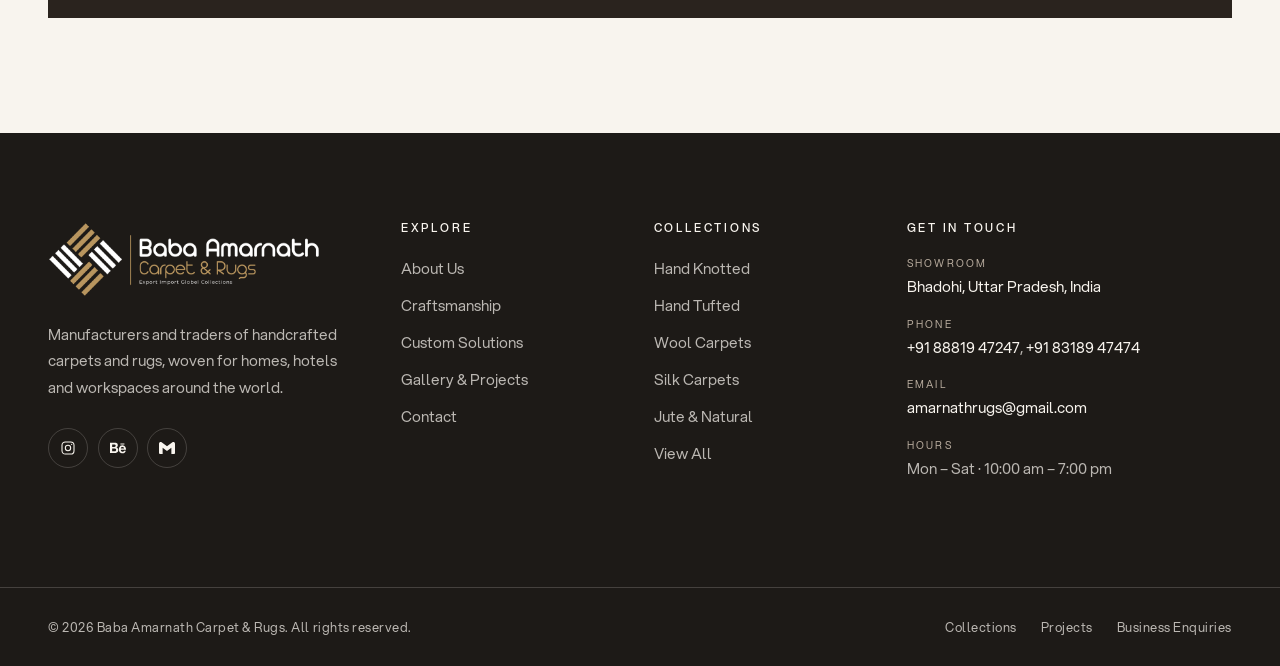
<file: custom-solutions.html>
<!DOCTYPE html>
<html lang="en">
<head>
  <meta charset="UTF-8">
  <meta name="viewport" content="width=device-width, initial-scale=1">
  <title>Custom Carpet Solutions | Bespoke Sizes, Designs &amp; Colours | Baba Amarnath Carpet &amp; Rugs</title>
  <meta name="description" content="Bespoke carpets in any size, design and colour for residential, hospitality and commercial projects, with trade collaborations for interior designers and architects.">
  <link rel="canonical" href="https://babaamarnathcarpet.in/custom-solutions.html">
  <meta name="theme-color" content="#2a231e">
  <meta property="og:type" content="website">
  <meta property="og:title" content="Custom Carpet Solutions | Bespoke Sizes, Designs &amp; Colours | Baba Amarnath Carpet &amp; Rugs">
  <meta property="og:description" content="Bespoke carpets in any size, design and colour for residential, hospitality and commercial projects, with trade collaborations for interior designers and architects.">
  <meta property="og:image" content="assets/images/hero/custom-hero.jpg">
  <link rel="icon" href="assets/icons/favicon.svg" type="image/svg+xml">
  <link rel="preconnect" href="https://fonts.googleapis.com">
  <link rel="preconnect" href="https://fonts.gstatic.com" crossorigin>
  <link rel="stylesheet" href="https://fonts.googleapis.com/css2?family=Fraunces:ital,opsz,wght@0,9..144,300..600;1,9..144,300..500&display=swap">
  <link rel="preload" href="assets/fonts/aspekta/aspekta-400.woff2" as="font" type="font/woff2" crossorigin>
  <link rel="preload" as="image" href="assets/images/hero/custom-hero.jpg" fetchpriority="high">
  <link rel="stylesheet" href="css/style.css">
  <link rel="stylesheet" href="css/animations.css">
  <link rel="stylesheet" href="css/responsive.css">
  <script>document.documentElement.classList.add("js");</script>
</head>
<body>
  <a class="skip-link" href="#main">Skip to content</a>

  <!-- ============ Header ============ -->
  <header class="site-header" data-header>
    <div class="container site-header__inner">
      <a class="brand" href="index.html" aria-label="Baba Amarnath Carpet & Rugs home">
        <img class="brand__logo brand__logo--ink" src="assets/images/brand/logo-ink.png" width="800" height="218" alt="">
        <img class="brand__logo brand__logo--light" src="assets/images/brand/logo-light.png" width="800" height="218" alt="">
      </a>
      <nav class="nav" aria-label="Primary">
        <ul class="nav__list">
          <li><a class="nav__link" href="index.html">Home</a></li>
          <li><a class="nav__link" href="collections.html">Collections</a></li>
          <li><a class="nav__link" href="about.html">About</a></li>
          <li><a class="nav__link" href="craftsmanship.html">Craftsmanship</a></li>
          <li><a class="nav__link" href="custom-solutions.html">Custom Solutions</a></li>
          <li><a class="nav__link" href="gallery.html">Gallery</a></li>
          <li><a class="nav__link" href="contact.html">Contact</a></li>
        </ul>
        <a class="btn btn--sm" href="contact.html#enquiry">Enquire Now</a>
        <button class="nav__toggle" type="button" aria-expanded="false" aria-controls="mobile-nav" aria-label="Open menu" data-nav-toggle><span></span><span></span><span></span></button>
      </nav>
    </div>
  </header>

  <!-- ============ Mobile navigation ============ -->
  <div class="mobile-nav" id="mobile-nav" aria-hidden="true" data-mobile-nav>
    <div class="mobile-nav__backdrop" data-nav-close></div>
    <div class="mobile-nav__panel" role="dialog" aria-modal="true" aria-label="Site menu">
      <div class="mobile-nav__top">
        <a class="brand" href="index.html" aria-label="Baba Amarnath Carpet & Rugs home">
          <img class="brand__logo brand__logo--ink" src="assets/images/brand/logo-ink.png" width="800" height="218" alt="">
        </a>
        <button class="mobile-nav__close" type="button" aria-label="Close menu" data-nav-close>&times;</button>
      </div>
      <ul class="mobile-nav__list">
        <li><a href="index.html">Home <span>01</span></a></li>
        <li><a href="collections.html">Collections <span>02</span></a></li>
        <li><a href="about.html">About <span>03</span></a></li>
        <li><a href="craftsmanship.html">Craftsmanship <span>04</span></a></li>
        <li><a href="custom-solutions.html">Custom Solutions <span>05</span></a></li>
        <li><a href="gallery.html">Gallery <span>06</span></a></li>
        <li><a href="contact.html">Contact <span>07</span></a></li>
      </ul>
      <div class="mobile-nav__footer">
        <a class="btn" href="contact.html#enquiry">Enquire Now</a>
        <a href="tel:+918881947247" data-config="phone">+91 88819 47247, +91 83189 47474</a>
        <a href="mailto:amarnathrugs@gmail.com" data-config="email">amarnathrugs@gmail.com</a>
      </div>
    </div>
  </div>

  <main id="main">
    <!-- ============ Page hero ============ -->
    <section class="page-hero" aria-labelledby="page-title">
      <div class="page-hero__media">
        <img src="assets/images/hero/custom-hero.jpg" width="1920" height="1056" alt="Warm hotel lobby lounge furnished with a large natural-fibre area carpet" fetchpriority="high">
      </div>
      <div class="container page-hero__content">
        <div>
          <nav aria-label="Breadcrumb"><ol class="breadcrumb"><li><a href="index.html">Home</a></li><li aria-current="page">Custom Solutions</li></ol></nav>
          <h1 id="page-title">Carpets made <em>for your project</em></h1>
          <p>Custom sizes, designs and colours for residences, hotels and workplaces, developed with you and for the way your space will be used.</p>
        </div>
      </div>
    </section>

    <!-- ============ What we customise ============ -->
    <section class="section" aria-labelledby="customise-title">
      <div class="container">
        <div class="section-head section-head--split reveal">
          <div>
            <p class="eyebrow">Made to Measure</p>
            <h2 id="customise-title">Everything can be <em>customised</em></h2>
          </div>
          <div class="section-head__aside">
            <p class="lead">Start from one of our collections and adapt it, or begin with a blank page. Either way, you approve every detail before weaving begins.</p>
          </div>
        </div>
        <div class="custom-grid" data-stagger="0.1">
          <article class="custom-card reveal">
            <div class="media zoom reveal-media"><img src="assets/images/custom/sizes.jpg" width="720" height="900" loading="lazy" decoding="async" alt="Round jute rug sized to fit a compact reading corner"></div>
            <span class="custom-card__num">01</span>
            <h3>Custom Sizes &amp; Shapes</h3>
            <p>Any dimension, from small accent rugs to seamless room-size carpets and long corridor runners. Rounds, ovals, irregular and freeform shapes are cut and bound by hand.</p>
          </article>
          <article class="custom-card reveal">
            <div class="media zoom reveal-media"><img src="assets/images/custom/designs.jpg" width="720" height="900" loading="lazy" decoding="async" alt="Intricate blue and green floral carpet design"></div>
            <span class="custom-card__num">02</span>
            <h3>Custom Designs</h3>
            <p>Choose from our archive of traditional and contemporary designs, adapt an existing pattern, or share your own artwork. Our studio prepares CAD renders and full-scale design graphs.</p>
          </article>
          <article class="custom-card reveal">
            <div class="media zoom reveal-media"><img src="assets/images/custom/colours.jpg" width="720" height="900" loading="lazy" decoding="async" alt="Wall of dyed wool yarn skeins sorted by colour"></div>
            <span class="custom-card__num">03</span>
            <h3>Custom Colours</h3>
            <p>Colours are matched to Pantone or NCS references, paint chips or fabric swatches. You approve physical yarn poms and a strike-off sample before production begins.</p>
          </article>
        </div>
      </div>
    </section>

    <!-- ============ Sectors ============ -->
    <section class="section section--cream" aria-labelledby="sectors-title">
      <div class="container">
        <div class="section-head section-head--center reveal">
          <p class="eyebrow eyebrow--center">Sectors We Serve</p>
          <h2 id="sectors-title">Residential, hospitality <em>&amp; commercial</em></h2>
        </div>
        <div class="sector-grid" data-stagger="0.1">
          <article class="sector reveal">
            <img src="assets/images/custom/residential.jpg" width="800" height="1040" loading="lazy" decoding="async" alt="Sunlit living room with a large textured area rug">
            <div>
              <h3>Residential Carpets</h3>
              <p>Statement rugs for living and dining rooms, soft bedroom carpets and runners for stairs and hallways, sized to your floor plan.</p>
              <ul class="tick-list"><li>Room-size and wall-to-wall carpets</li><li>Stair and hallway runners</li><li>Heirloom hand-knotted pieces</li></ul>
            </div>
          </article>
          <article class="sector reveal">
            <img src="assets/images/custom/hospitality.jpg" width="800" height="1040" loading="lazy" decoding="async" alt="Hotel lobby with a patterned stair carpet and lounge seating">
            <div>
              <h3>Hospitality Carpets</h3>
              <p>Lobbies, corridors, guest rooms, ballrooms and restaurants. Contract-grade carpets that carry your brand palette and stand up to heavy footfall.</p>
              <ul class="tick-list"><li>Corridor and guest-room carpets</li><li>Lobby and ballroom feature rugs</li><li>Fire-safety specifications on request</li></ul>
            </div>
          </article>
          <article class="sector reveal">
            <img src="assets/images/custom/commercial.jpg" width="800" height="1040" loading="lazy" decoding="async" alt="Open-plan office floored with grey commercial carpet">
            <div>
              <h3>Commercial Carpets</h3>
              <p>Offices, retail, auditoriums and institutions. Durable broadloom, carpet tiles and logo rugs that balance performance with design.</p>
              <ul class="tick-list"><li>Carpet tiles and broadloom</li><li>Logo and wayfinding rugs</li><li>Acoustic and underfoot comfort</li></ul>
            </div>
          </article>
        </div>
      </div>
    </section>

    <!-- ============ Collaborations ============ -->
    <section class="section" aria-labelledby="collab-title">
      <div class="container">
        <div class="split mb-lg">
          <div class="reveal">
            <p class="eyebrow">Trade Collaborations</p>
            <h2 id="collab-title">Partners to designers <em>&amp; architects</em></h2>
            <p class="lead">We work as an extension of your practice, translating concepts into carpets and managing production, so you can focus on the design of the whole space.</p>
          </div>
          <div class="reveal">
            <div class="media media--landscape reveal-media zoom">
              <img src="assets/images/custom/collab.jpg" width="960" height="720" loading="lazy" decoding="async" alt="Designer living room with sculptural armchairs on a soft grey custom rug">
            </div>
          </div>
        </div>
        <div class="collab" data-stagger="0.1">
          <article class="collab__card reveal">
            <h3>Interior Designer Collaborations</h3>
            <p>From mood board to installed rug, we help you present options to your clients with confidence and deliver exactly what was promised.</p>
            <ul class="tick-list"><li>Trade pricing and a dedicated account manager</li><li>Sample library, yarn poms and colour cards</li><li>Client-ready CAD renders and room visualisations</li><li>Private-label and exclusive designs</li></ul>
          </article>
          <article class="collab__card reveal">
            <h3>Architect Collaborations</h3>
            <p>For architectural and contract projects we supply the technical detail and coordinated schedules that fit your programme.</p>
            <ul class="tick-list"><li>Technical specifications and performance data</li><li>BOQ and tender support</li><li>Large-volume and phased deliveries</li><li>Site measurement and installation coordination</li></ul>
          </article>
        </div>
      </div>
    </section>

    <!-- ============ How bespoke works ============ -->
    <section class="section section--dark on-dark" aria-labelledby="how-title">
      <div class="container">
        <div class="section-head reveal">
          <p class="eyebrow">How It Works</p>
          <h2 id="how-title">From brief <em>to installation</em></h2>
        </div>
        <ol class="steps" data-stagger="0.08">
          <li class="step reveal"><h3>Brief</h3><p>Share your space, drawings, inspiration, quantities and budget.</p></li>
          <li class="step reveal"><h3>Design &amp; CAD</h3><p>Our studio prepares designs and renders for review.</p></li>
          <li class="step reveal"><h3>Samples</h3><p>Approve yarn poms, colour cards and a strike-off.</p></li>
          <li class="step reveal"><h3>Production</h3><p>Your carpet is made by hand with progress updates.</p></li>
          <li class="step reveal"><h3>Quality Check</h3><p>Measured and inspected against the approved sample.</p></li>
          <li class="step reveal"><h3>Delivery</h3><p>Packed, shipped and coordinated with your installer.</p></li>
        </ol>
      </div>
    </section>

    <!-- ============ Enquiry CTA ============ -->
    <section class="section" aria-labelledby="custom-cta-title">
      <div class="container">
        <div class="cta-panel reveal">
          <div>
            <p class="eyebrow">Start a Project</p>
            <h2 id="custom-cta-title">Let's create something <em>made for you</em></h2>
            <p>Send us your floor plan, inspiration images or a short description. We will reply within one business day with ideas, indicative pricing and next steps.</p>
          </div>
          <div class="cluster">
            <a class="btn btn--light" href="contact.html?type=custom#enquiry">Start a Custom Enquiry</a>
            <a class="btn btn--whatsapp" href="https://wa.me/918881947247" data-config="whatsapp" data-wa-message="Hello, I would like to discuss a custom carpet project." target="_blank" rel="noopener">WhatsApp Us</a>
          </div>
        </div>
      </div>
    </section>
  </main>

  <!-- ============ Footer ============ -->
  <footer class="site-footer">
    <div class="container footer-top">
      <div class="footer-about">
        <a class="brand" href="index.html" aria-label="Baba Amarnath Carpet & Rugs home">
          <img class="brand__logo brand__logo--light" src="assets/images/brand/logo-light.png" width="800" height="218" alt="">
        </a>
        <p>Manufacturers and traders of handcrafted carpets and rugs, woven for homes, hotels and workspaces around the world.</p>
        <div class="socials">
          <a href="https://www.instagram.com/amarnathrugs?cplk=dzUwM2o3Y2E1dzhh" data-social="instagram" target="_blank" rel="noopener" aria-label="Instagram"><svg viewBox="0 0 24 24" fill="none" stroke="currentColor" stroke-width="1.6" aria-hidden="true"><rect x="3" y="3" width="18" height="18" rx="5"/><circle cx="12" cy="12" r="4"/><circle cx="17.5" cy="6.5" r="1" fill="currentColor" stroke="none"/></svg></a>
          <a href="https://www.behance.net/gallery/258161665/Premium-Carpet-Collection-Modern-Rugs-Carpets" data-social="behance" target="_blank" rel="noopener" aria-label="Behance"><svg viewBox="0 0 24 24" fill="currentColor" aria-hidden="true"><path d="M16.969 16.927a2.561 2.561 0 0 0 1.901.677 2.501 2.501 0 0 0 1.531-.475c.362-.235.636-.584.779-.99h2.585a5.091 5.091 0 0 1-1.9 2.896 5.292 5.292 0 0 1-3.091.88 5.839 5.839 0 0 1-2.284-.433 4.871 4.871 0 0 1-1.723-1.211 5.657 5.657 0 0 1-1.08-1.874 7.057 7.057 0 0 1-.383-2.393c-.005-.8.129-1.595.396-2.349a5.313 5.313 0 0 1 5.088-3.604 4.87 4.87 0 0 1 2.376.563c.661.362 1.231.87 1.668 1.485a6.2 6.2 0 0 1 .943 2.133c.194.821.263 1.666.205 2.508h-7.699c-.063.79.184 1.574.688 2.187ZM6.947 4.084a8.065 8.065 0 0 1 1.928.198 4.29 4.29 0 0 1 1.49.638c.418.303.748.711.958 1.182.241.579.357 1.203.341 1.83a3.506 3.506 0 0 1-.506 1.961 3.726 3.726 0 0 1-1.503 1.287 3.588 3.588 0 0 1 2.027 1.437c.464.747.697 1.615.67 2.494a4.593 4.593 0 0 1-.423 2.032 3.945 3.945 0 0 1-1.163 1.413 5.114 5.114 0 0 1-1.683.807 7.135 7.135 0 0 1-1.928.259H0V4.084h6.947Zm-.235 12.9c.308.004.616-.029.916-.099a2.18 2.18 0 0 0 .766-.332c.228-.158.411-.371.534-.619.142-.317.208-.663.191-1.009a2.08 2.08 0 0 0-.642-1.715 2.618 2.618 0 0 0-1.696-.505h-3.54v4.279h3.471Zm13.635-5.967a2.13 2.13 0 0 0-1.654-.619 2.336 2.336 0 0 0-1.163.259 2.474 2.474 0 0 0-.738.62 2.359 2.359 0 0 0-.396.792c-.074.239-.12.485-.137.734h4.769a3.239 3.239 0 0 0-.679-1.785l-.002-.001Zm-13.813-.648a2.254 2.254 0 0 0 1.423-.433c.399-.355.607-.88.56-1.413a1.916 1.916 0 0 0-.178-.891 1.298 1.298 0 0 0-.495-.533 1.851 1.851 0 0 0-.711-.274 3.966 3.966 0 0 0-.835-.073H3.241v3.631h3.293v-.014ZM21.62 5.122h-5.976v1.527h5.976V5.122Z"/></svg></a>
          <a href="mailto:amarnathrugs@gmail.com" data-social="gmail" aria-label="Gmail"><svg viewBox="0 0 24 24" fill="currentColor" aria-hidden="true"><path d="M24 5.457v13.909c0 .904-.732 1.636-1.636 1.636h-3.819V11.73L12 16.64l-6.545-4.91v9.273H1.636A1.636 1.636 0 0 1 0 19.366V5.457c0-2.023 2.309-3.178 3.927-1.964L5.455 4.64 12 9.548l6.545-4.91 1.528-1.145C21.69 2.28 24 3.434 24 5.457z"/></svg></a>
        </div>
      </div>
      <div class="footer-col">
        <h3>Explore</h3>
        <ul>
          <li><a href="about.html">About Us</a></li>
          <li><a href="craftsmanship.html">Craftsmanship</a></li>
          <li><a href="custom-solutions.html">Custom Solutions</a></li>
          <li><a href="gallery.html">Gallery &amp; Projects</a></li>
          <li><a href="contact.html">Contact</a></li>
        </ul>
      </div>
      <div class="footer-col">
        <h3>Collections</h3>
        <ul>
          <li><a href="collections.html#hand-knotted">Hand Knotted</a></li>
          <li><a href="collections.html#hand-tufted">Hand Tufted</a></li>
          <li><a href="collections.html#wool">Wool Carpets</a></li>
          <li><a href="collections.html#silk">Silk Carpets</a></li>
          <li><a href="collections.html#jute">Jute &amp; Natural</a></li>
          <li><a href="collections.html">View All</a></li>
        </ul>
      </div>
      <div class="footer-col footer-contact">
        <h3>Get in Touch</h3>
        <ul>
          <li><small>Showroom</small><address data-config="address">Bhadohi, Uttar Pradesh, India</address></li>
          <li><small>Phone</small><a href="tel:+918881947247" data-config="phone">+91 88819 47247, +91 83189 47474</a></li>
          <li><small>Email</small><a href="mailto:amarnathrugs@gmail.com" data-config="email">amarnathrugs@gmail.com</a></li>
          <li><small>Hours</small><span data-config="hours">Mon – Sat · 10:00 am – 7:00 pm</span></li>
        </ul>
      </div>
    </div>
    <div class="container footer-bottom">
      <p>&copy; <span data-year>2026</span> Baba Amarnath Carpet &amp; Rugs. All rights reserved.</p>
      <nav aria-label="Footer">
        <a href="collections.html">Collections</a>
        <a href="gallery.html">Projects</a>
        <a href="contact.html#enquiry">Business Enquiries</a>
      </nav>
    </div>
  </footer>

  <a class="whatsapp-float" href="https://wa.me/918881947247" data-config="whatsapp" target="_blank" rel="noopener" aria-label="Chat with us on WhatsApp">
    <svg viewBox="0 0 24 24" fill="currentColor" aria-hidden="true"><path d="M12 2a10 10 0 0 0-8.6 15.1L2 22l5-1.3A10 10 0 1 0 12 2zm0 18.2c-1.5 0-2.9-.4-4.2-1.2l-.3-.2-3 .8.8-2.9-.2-.3A8.2 8.2 0 1 1 12 20.2zm4.5-6.1c-.2-.1-1.5-.7-1.7-.8-.2-.1-.4-.1-.6.1l-.8 1c-.1.2-.3.2-.5.1a6.7 6.7 0 0 1-3.3-2.9c-.2-.4.2-.4.7-1.3.1-.2 0-.3 0-.4l-.8-1.8c-.2-.5-.4-.4-.6-.4h-.5a1 1 0 0 0-.7.3 3 3 0 0 0-.9 2.2c0 1.3.9 2.5 1.1 2.7.1.2 1.8 2.8 4.5 3.9 1.7.7 2.4.8 3.2.7.5-.1 1.5-.6 1.8-1.2.2-.6.2-1.1.1-1.2l-.4-.2z"/></svg>
  </a>
  <button class="back-to-top" type="button" aria-label="Back to top" data-back-to-top>
    <svg viewBox="0 0 24 24" fill="none" stroke="currentColor" stroke-width="1.6" aria-hidden="true"><path d="M12 19V5M6 11l6-6 6 6"/></svg>
  </button>

  <script src="js/config.js"></script>
  <script src="js/navigation.js"></script>
  <script src="js/main.js"></script>
</body>
</html>
</file>
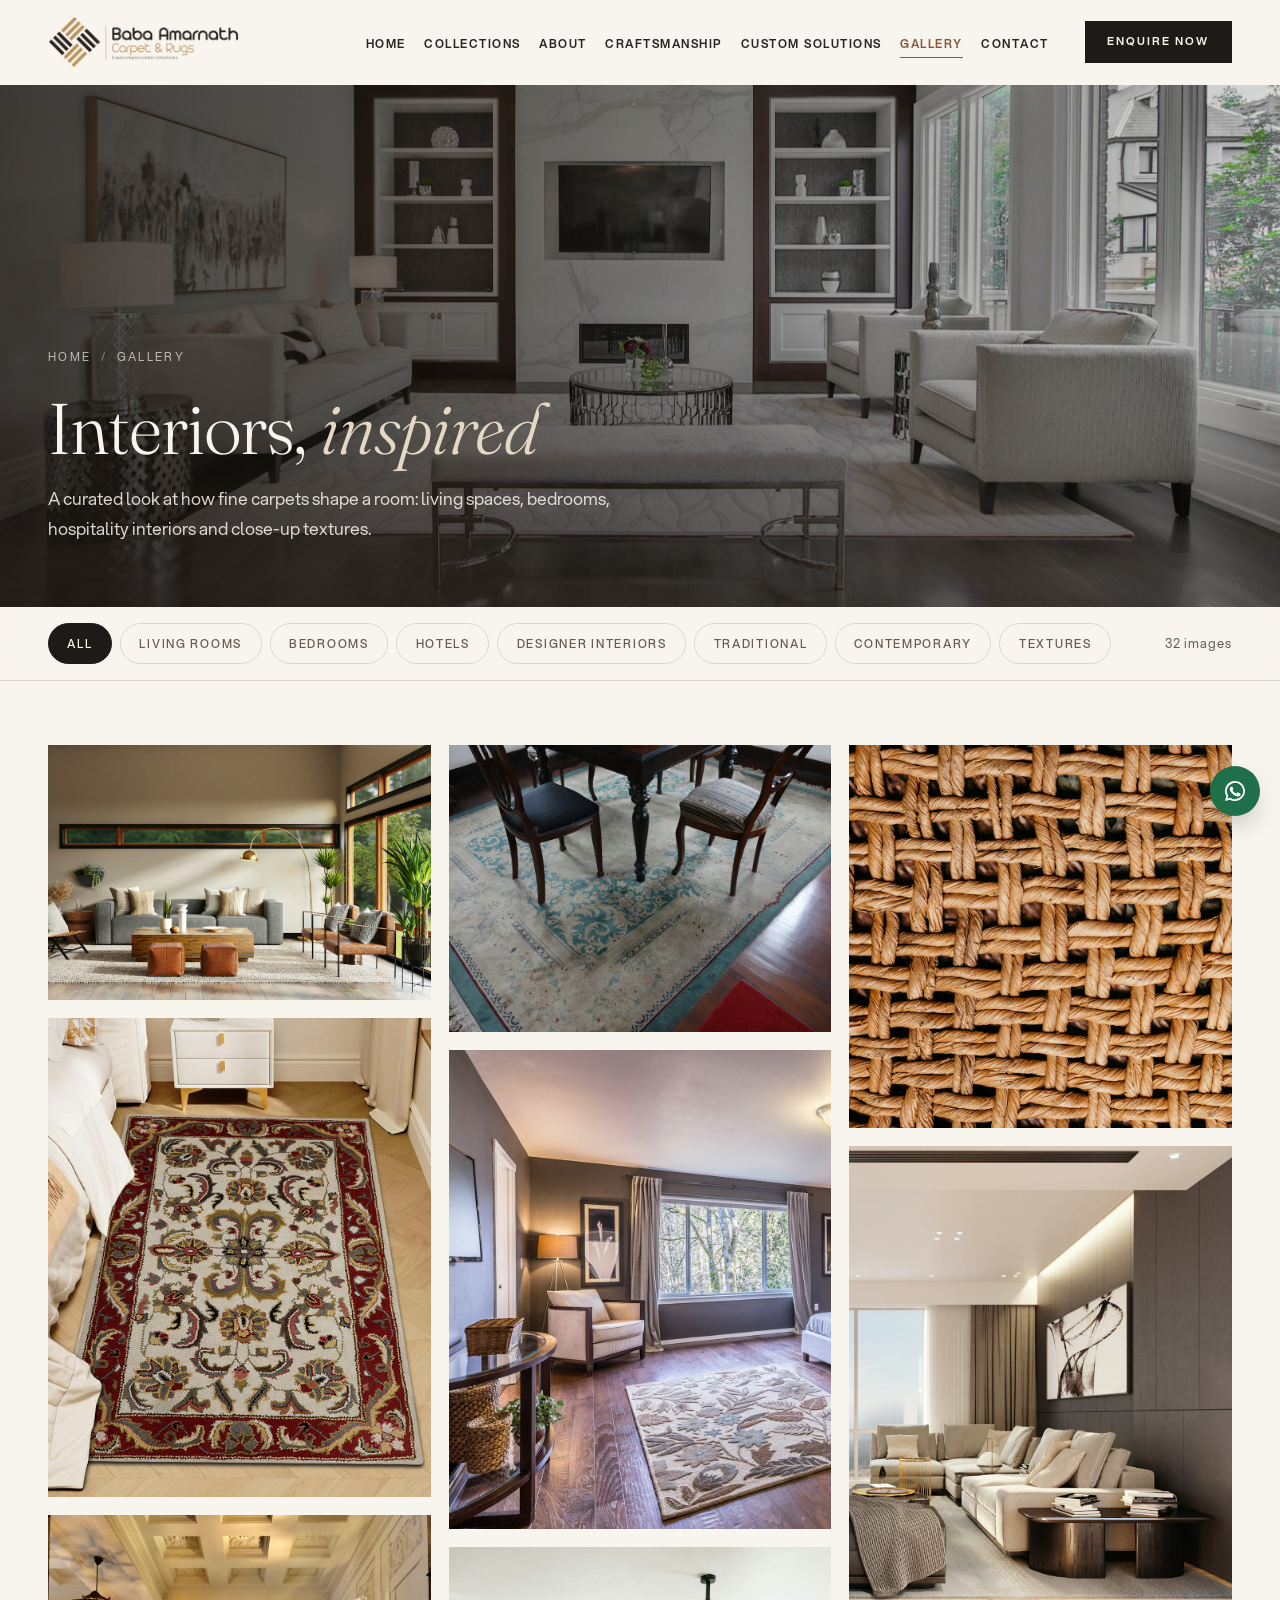
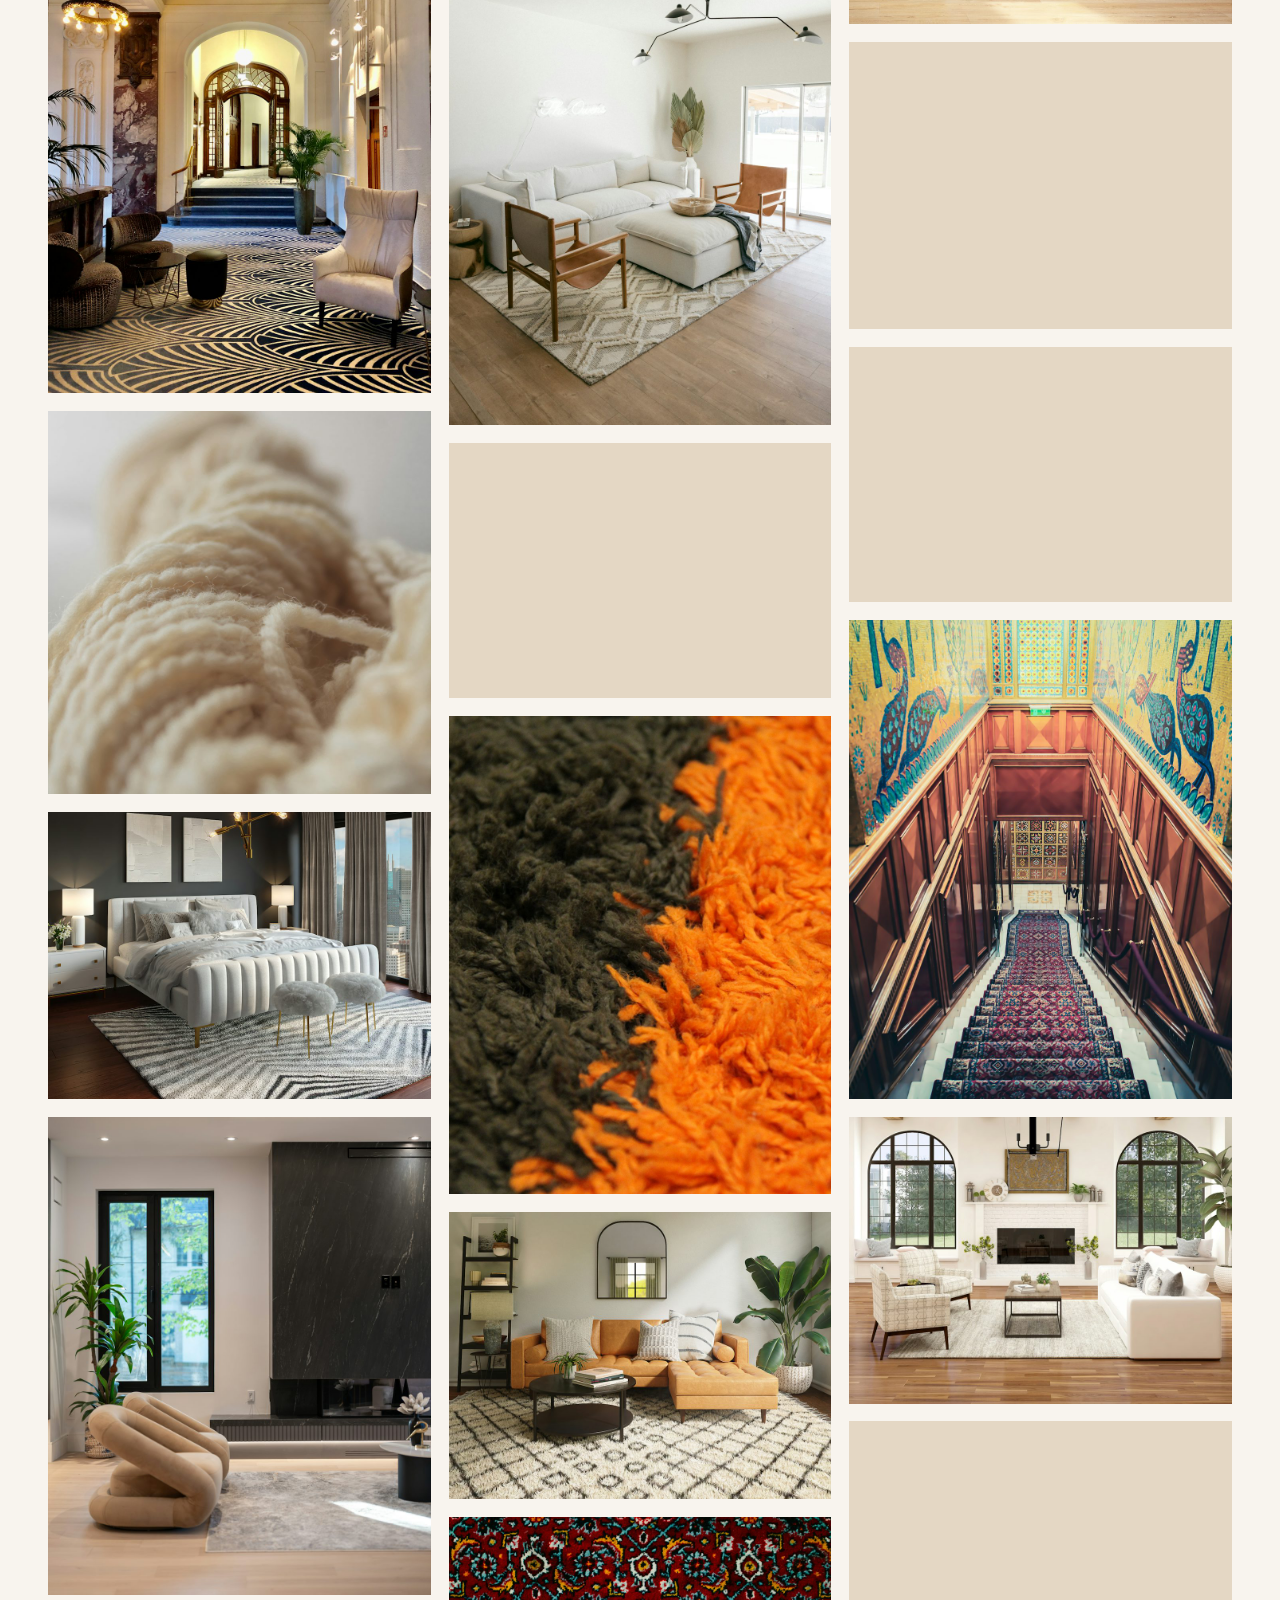
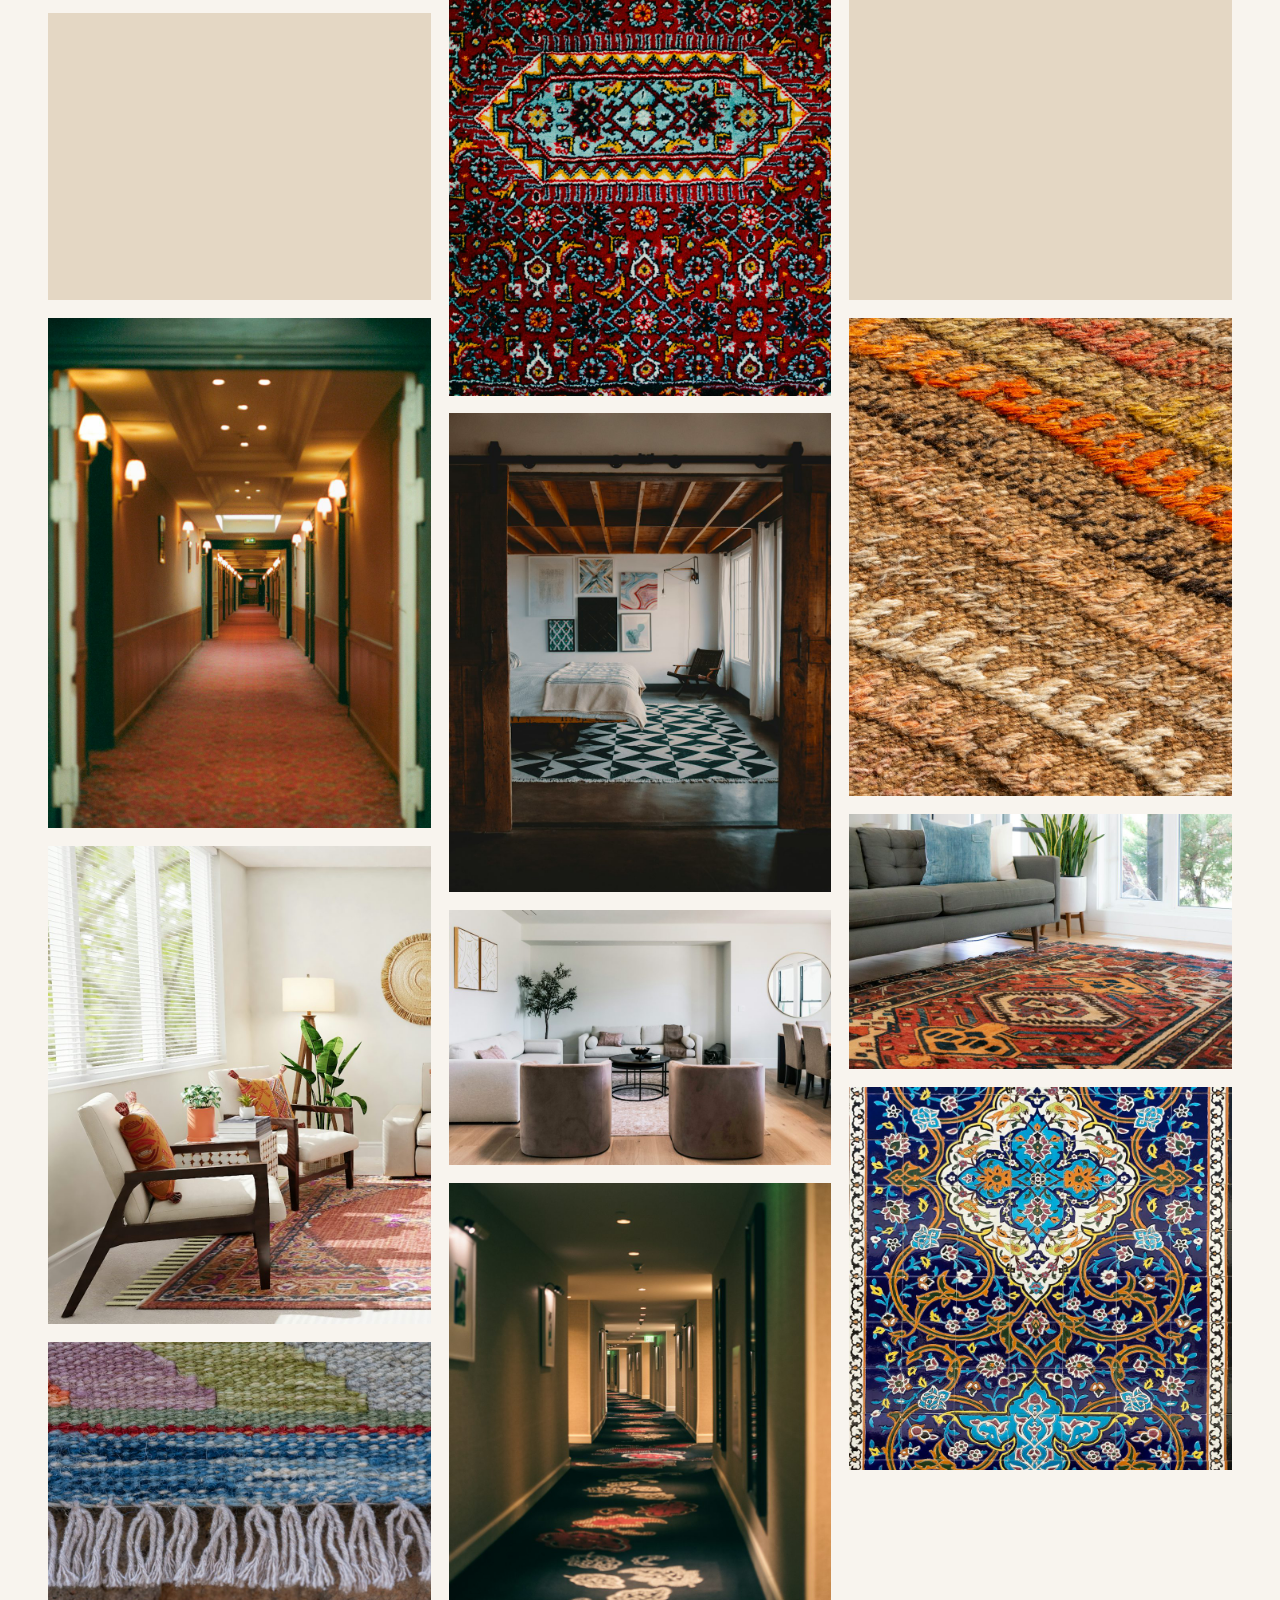
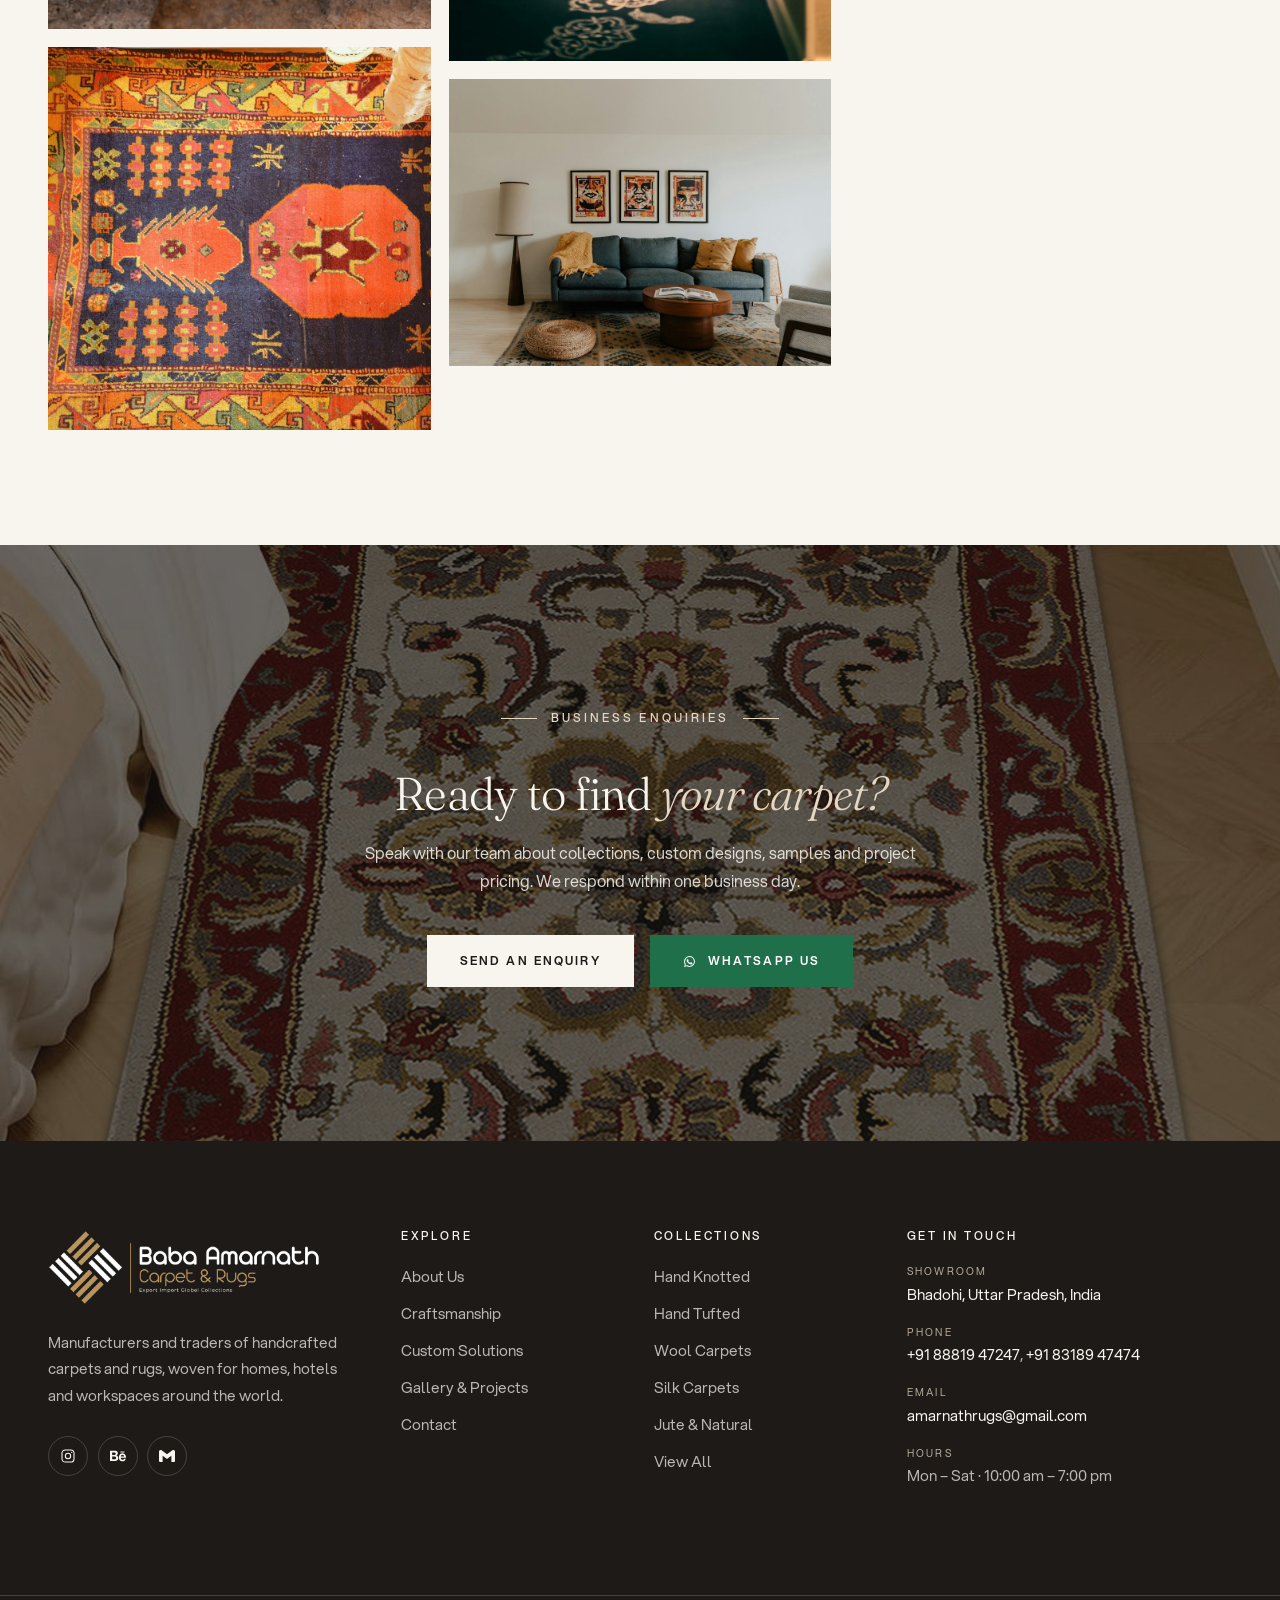
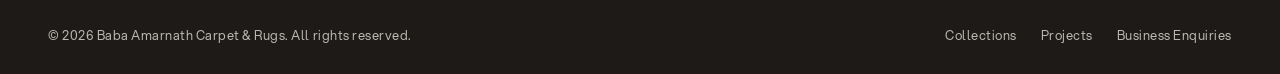
<file: gallery.html>
<!DOCTYPE html>
<html lang="en">
<head>
  <meta charset="UTF-8">
  <meta name="viewport" content="width=device-width, initial-scale=1">
  <title>Gallery &amp; Interior Inspiration | Baba Amarnath Carpet &amp; Rugs</title>
  <meta name="description" content="Interior inspiration featuring luxury living rooms, bedrooms, hotels, designer interiors, traditional and contemporary carpets, and close-up textures.">
  <link rel="canonical" href="https://babaamarnathcarpet.in/gallery.html">
  <meta name="theme-color" content="#2a231e">
  <meta property="og:type" content="website">
  <meta property="og:title" content="Gallery &amp; Interior Inspiration | Baba Amarnath Carpet &amp; Rugs">
  <meta property="og:description" content="Interior inspiration featuring luxury living rooms, bedrooms, hotels, designer interiors, traditional and contemporary carpets, and close-up textures.">
  <meta property="og:image" content="assets/images/hero/gallery-hero.jpg">
  <link rel="icon" href="assets/icons/favicon.svg" type="image/svg+xml">
  <link rel="preconnect" href="https://fonts.googleapis.com">
  <link rel="preconnect" href="https://fonts.gstatic.com" crossorigin>
  <link rel="stylesheet" href="https://fonts.googleapis.com/css2?family=Fraunces:ital,opsz,wght@0,9..144,300..600;1,9..144,300..500&display=swap">
  <link rel="preload" href="assets/fonts/aspekta/aspekta-400.woff2" as="font" type="font/woff2" crossorigin>
  <link rel="preload" as="image" href="assets/images/hero/gallery-hero.jpg" fetchpriority="high">
  <link rel="stylesheet" href="css/style.css">
  <link rel="stylesheet" href="css/animations.css">
  <link rel="stylesheet" href="css/responsive.css">
  <script>document.documentElement.classList.add("js");</script>
</head>
<body>
  <a class="skip-link" href="#main">Skip to content</a>

  <!-- ============ Header ============ -->
  <header class="site-header" data-header>
    <div class="container site-header__inner">
      <a class="brand" href="index.html" aria-label="Baba Amarnath Carpet & Rugs home">
        <img class="brand__logo brand__logo--ink" src="assets/images/brand/logo-ink.png" width="800" height="218" alt="">
        <img class="brand__logo brand__logo--light" src="assets/images/brand/logo-light.png" width="800" height="218" alt="">
      </a>
      <nav class="nav" aria-label="Primary">
        <ul class="nav__list">
          <li><a class="nav__link" href="index.html">Home</a></li>
          <li><a class="nav__link" href="collections.html">Collections</a></li>
          <li><a class="nav__link" href="about.html">About</a></li>
          <li><a class="nav__link" href="craftsmanship.html">Craftsmanship</a></li>
          <li><a class="nav__link" href="custom-solutions.html">Custom Solutions</a></li>
          <li><a class="nav__link" href="gallery.html">Gallery</a></li>
          <li><a class="nav__link" href="contact.html">Contact</a></li>
        </ul>
        <a class="btn btn--sm" href="contact.html#enquiry">Enquire Now</a>
        <button class="nav__toggle" type="button" aria-expanded="false" aria-controls="mobile-nav" aria-label="Open menu" data-nav-toggle><span></span><span></span><span></span></button>
      </nav>
    </div>
  </header>

  <!-- ============ Mobile navigation ============ -->
  <div class="mobile-nav" id="mobile-nav" aria-hidden="true" data-mobile-nav>
    <div class="mobile-nav__backdrop" data-nav-close></div>
    <div class="mobile-nav__panel" role="dialog" aria-modal="true" aria-label="Site menu">
      <div class="mobile-nav__top">
        <a class="brand" href="index.html" aria-label="Baba Amarnath Carpet & Rugs home">
          <img class="brand__logo brand__logo--ink" src="assets/images/brand/logo-ink.png" width="800" height="218" alt="">
        </a>
        <button class="mobile-nav__close" type="button" aria-label="Close menu" data-nav-close>&times;</button>
      </div>
      <ul class="mobile-nav__list">
        <li><a href="index.html">Home <span>01</span></a></li>
        <li><a href="collections.html">Collections <span>02</span></a></li>
        <li><a href="about.html">About <span>03</span></a></li>
        <li><a href="craftsmanship.html">Craftsmanship <span>04</span></a></li>
        <li><a href="custom-solutions.html">Custom Solutions <span>05</span></a></li>
        <li><a href="gallery.html">Gallery <span>06</span></a></li>
        <li><a href="contact.html">Contact <span>07</span></a></li>
      </ul>
      <div class="mobile-nav__footer">
        <a class="btn" href="contact.html#enquiry">Enquire Now</a>
        <a href="tel:+918881947247" data-config="phone">+91 88819 47247, +91 83189 47474</a>
        <a href="mailto:amarnathrugs@gmail.com" data-config="email">amarnathrugs@gmail.com</a>
      </div>
    </div>
  </div>

  <main id="main">
    <!-- ============ Page hero ============ -->
    <section class="page-hero" aria-labelledby="page-title">
      <div class="page-hero__media">
        <img src="assets/images/hero/gallery-hero.jpg" width="1920" height="1056" alt="Bright, formal living room with a large patterned ivory area rug" fetchpriority="high">
      </div>
      <div class="container page-hero__content">
        <div>
          <nav aria-label="Breadcrumb"><ol class="breadcrumb"><li><a href="index.html">Home</a></li><li aria-current="page">Gallery</li></ol></nav>
          <h1 id="page-title">Interiors, <em>inspired</em></h1>
          <p>A curated look at how fine carpets shape a room: living spaces, bedrooms, hospitality interiors and close-up textures.</p>
        </div>
      </div>
    </section>

    <!-- ============ Filter bar ============ -->
    <div class="filter-bar">
      <div class="container filter-bar__inner">
        <div class="filters" role="group" aria-label="Filter gallery" data-gallery-filters>
          <button class="filter-btn" type="button" data-filter="all" aria-pressed="true">All</button>
          <button class="filter-btn" type="button" data-filter="living" aria-pressed="false">Living Rooms</button>
          <button class="filter-btn" type="button" data-filter="bedroom" aria-pressed="false">Bedrooms</button>
          <button class="filter-btn" type="button" data-filter="hotel" aria-pressed="false">Hotels</button>
          <button class="filter-btn" type="button" data-filter="designer" aria-pressed="false">Designer Interiors</button>
          <button class="filter-btn" type="button" data-filter="traditional" aria-pressed="false">Traditional</button>
          <button class="filter-btn" type="button" data-filter="contemporary" aria-pressed="false">Contemporary</button>
          <button class="filter-btn" type="button" data-filter="texture" aria-pressed="false">Textures</button>
        </div>
        <p class="filter-count" aria-live="polite" data-gallery-count>32 images</p>
      </div>
    </div>

    <!-- ============ Masonry gallery ============ -->
    <!-- EDIT: replace these inspiration photos with your own project photography -->
    <section class="section section--flush-top" aria-label="Interior and carpet gallery">
      <div class="container">
        <div class="masonry" data-gallery>
          <button class="masonry__item reveal" type="button" data-category="living" data-label="Living Room" data-title="Open-plan living with a textured wool rug"><img src="assets/images/gallery/living-4.jpg" width="960" height="640" loading="lazy" decoding="async" alt="Sunlit open-plan living room with a large textured wool rug"><span class="masonry__caption">Living Room<strong>Open-plan living with a textured wool rug</strong></span></button>
          <button class="masonry__item reveal" type="button" data-category="traditional" data-label="Traditional" data-title="Ivory and red heritage rug"><img src="assets/images/gallery/traditional-1.jpg" width="960" height="1200" loading="lazy" decoding="async" alt="Top view of an ivory traditional rug with red floral borders"><span class="masonry__caption">Traditional<strong>Ivory and red heritage rug</strong></span></button>
          <button class="masonry__item reveal" type="button" data-category="hotel" data-label="Hospitality" data-title="Heritage hotel lobby and stair carpet"><img src="assets/images/gallery/hotel-2.jpg" width="960" height="1200" loading="lazy" decoding="async" alt="Hotel lobby with a patterned stair carpet, armchairs and an arched doorway"><span class="masonry__caption">Hospitality<strong>Heritage hotel lobby and stair carpet</strong></span></button>
          <button class="masonry__item reveal" type="button" data-category="texture" data-label="Texture" data-title="Undyed wool, up close"><img src="assets/images/gallery/texture-1.jpg" width="960" height="960" loading="lazy" decoding="async" alt="Macro view of soft undyed cream wool yarn"><span class="masonry__caption">Texture<strong>Undyed wool, up close</strong></span></button>
          <button class="masonry__item reveal" type="button" data-category="bedroom" data-label="Bedroom" data-title="Geometric rug beneath an upholstered bed"><img src="assets/images/gallery/bedroom-1.jpg" width="960" height="720" loading="lazy" decoding="async" alt="Elegant bedroom with a grey geometric rug beneath an upholstered bed"><span class="masonry__caption">Bedroom<strong>Geometric rug beneath an upholstered bed</strong></span></button>
          <button class="masonry__item reveal" type="button" data-category="designer" data-label="Designer Interior" data-title="Sculptural seating on a soft grey rug"><img src="assets/images/gallery/designer-1.jpg" width="960" height="1200" loading="lazy" decoding="async" alt="Two beige sculptural chairs on a soft grey rug in a modern living room"><span class="masonry__caption">Designer Interior<strong>Sculptural seating on a soft grey rug</strong></span></button>
          <button class="masonry__item reveal" type="button" data-category="contemporary" data-label="Contemporary" data-title="Geometric rug under a sectional sofa"><img src="assets/images/gallery/contemporary-1.jpg" width="960" height="720" loading="lazy" decoding="async" alt="Charcoal sectional sofa on a pale geometric contemporary rug"><span class="masonry__caption">Contemporary<strong>Geometric rug under a sectional sofa</strong></span></button>
          <button class="masonry__item reveal" type="button" data-category="hotel" data-label="Hospitality" data-title="Warm red corridor carpet"><img src="assets/images/gallery/hotel-4.jpg" width="960" height="1280" loading="lazy" decoding="async" alt="Long hotel corridor with a warm red carpet and wall lamps"><span class="masonry__caption">Hospitality<strong>Warm red corridor carpet</strong></span></button>
          <button class="masonry__item reveal" type="button" data-category="living" data-label="Living Room" data-title="Faded heritage rug in a bright lounge"><img src="assets/images/gallery/living-2.jpg" width="960" height="1200" loading="lazy" decoding="async" alt="Bright living room with a faded red traditional rug and woven wall baskets"><span class="masonry__caption">Living Room<strong>Faded heritage rug in a bright lounge</strong></span></button>
          <button class="masonry__item reveal" type="button" data-category="texture" data-label="Texture" data-title="Flatweave with knotted fringe"><img src="assets/images/gallery/texture-4.jpg" width="960" height="720" loading="lazy" decoding="async" alt="Close-up of a striped flatweave rug edge with a knotted white fringe"><span class="masonry__caption">Texture<strong>Flatweave with knotted fringe</strong></span></button>
          <button class="masonry__item reveal" type="button" data-category="traditional" data-label="Traditional" data-title="Tribal rug in saffron and indigo"><img src="assets/images/gallery/traditional-2.jpg" width="960" height="960" loading="lazy" decoding="async" alt="Tribal-style rug in saffron, indigo and red geometric motifs"><span class="masonry__caption">Traditional<strong>Tribal rug in saffron and indigo</strong></span></button>
          <button class="masonry__item reveal" type="button" data-category="designer" data-label="Designer Interior" data-title="Formal dining over an ornate carpet"><img src="assets/images/gallery/designer-2.jpg" width="960" height="720" loading="lazy" decoding="async" alt="Dining room with dark wood chairs on an ornate pale blue carpet"><span class="masonry__caption">Designer Interior<strong>Formal dining over an ornate carpet</strong></span></button>
          <button class="masonry__item reveal" type="button" data-category="bedroom" data-label="Bedroom" data-title="Floral rug in a dark-walled bedroom"><img src="assets/images/gallery/bedroom-2.jpg" width="960" height="1200" loading="lazy" decoding="async" alt="Bedroom with dark grey walls, a large bed and a floral area rug"><span class="masonry__caption">Bedroom<strong>Floral rug in a dark-walled bedroom</strong></span></button>
          <button class="masonry__item reveal" type="button" data-category="contemporary" data-label="Contemporary" data-title="Pale rug in a minimal white lounge"><img src="assets/images/gallery/contemporary-2.jpg" width="960" height="1200" loading="lazy" decoding="async" alt="White sofa and leather chair on a pale contemporary rug"><span class="masonry__caption">Contemporary<strong>Pale rug in a minimal white lounge</strong></span></button>
          <button class="masonry__item reveal" type="button" data-category="hotel" data-label="Hospitality" data-title="Hotel lounge feature rug"><img src="assets/images/gallery/hotel-1.jpg" width="960" height="640" loading="lazy" decoding="async" alt="Hotel lobby lounge with designer seating on a custom area rug"><span class="masonry__caption">Hospitality<strong>Hotel lounge feature rug</strong></span></button>
          <button class="masonry__item reveal" type="button" data-category="texture" data-label="Texture" data-title="Shag pile in orange and charcoal"><img src="assets/images/gallery/texture-3.jpg" width="960" height="1200" loading="lazy" decoding="async" alt="Close-up of orange and charcoal high-pile shaggy carpet"><span class="masonry__caption">Texture<strong>Shag pile in orange and charcoal</strong></span></button>
          <button class="masonry__item reveal" type="button" data-category="living" data-label="Living Room" data-title="Cognac sofa on a geometric rug"><img src="assets/images/gallery/living-1.jpg" width="960" height="720" loading="lazy" decoding="async" alt="Living room with a cognac sofa on an ivory and charcoal geometric rug"><span class="masonry__caption">Living Room<strong>Cognac sofa on a geometric rug</strong></span></button>
          <button class="masonry__item reveal" type="button" data-category="traditional" data-label="Traditional" data-title="Red tribal rug with a golden border"><img src="assets/images/gallery/traditional-4.jpg" width="960" height="1200" loading="lazy" decoding="async" alt="Red tribal rug with blue and gold geometric border"><span class="masonry__caption">Traditional<strong>Red tribal rug with a golden border</strong></span></button>
          <button class="masonry__item reveal" type="button" data-category="bedroom" data-label="Bedroom" data-title="Monochrome geometric rug in a loft"><img src="assets/images/gallery/bedroom-3.jpg" width="960" height="1200" loading="lazy" decoding="async" alt="Loft bedroom with a black and ivory geometric rug"><span class="masonry__caption">Bedroom<strong>Monochrome geometric rug in a loft</strong></span></button>
          <button class="masonry__item reveal" type="button" data-category="designer" data-label="Designer Interior" data-title="Neutral wool rug in a calm living space"><img src="assets/images/gallery/designer-3.jpg" width="960" height="640" loading="lazy" decoding="async" alt="Minimal living space with neutral furniture and a soft wool rug"><span class="masonry__caption">Designer Interior<strong>Neutral wool rug in a calm living space</strong></span></button>
          <button class="masonry__item reveal" type="button" data-category="hotel" data-label="Hospitality" data-title="Ornate patterned corridor carpet"><img src="assets/images/gallery/hotel-3.jpg" width="960" height="1200" loading="lazy" decoding="async" alt="Hotel corridor with an ornate patterned wall-to-wall carpet"><span class="masonry__caption">Hospitality<strong>Ornate patterned corridor carpet</strong></span></button>
          <button class="masonry__item reveal" type="button" data-category="contemporary" data-label="Contemporary" data-title="Textured rug in a mid-century lounge"><img src="assets/images/gallery/contemporary-3.jpg" width="960" height="720" loading="lazy" decoding="async" alt="Mid-century living room with a teal sofa and textured rug"><span class="masonry__caption">Contemporary<strong>Textured rug in a mid-century lounge</strong></span></button>
          <button class="masonry__item reveal" type="button" data-category="texture" data-label="Texture" data-title="Natural fibre basket weave"><img src="assets/images/gallery/texture-2.jpg" width="960" height="960" loading="lazy" decoding="async" alt="Close-up of a natural fibre basket weave texture"><span class="masonry__caption">Texture<strong>Natural fibre basket weave</strong></span></button>
          <button class="masonry__item reveal" type="button" data-category="living" data-label="Living Room" data-title="Soft carpet in a modern apartment"><img src="assets/images/gallery/living-5.jpg" width="960" height="1200" loading="lazy" decoding="async" alt="Modern apartment lounge with a cream sectional on a soft neutral carpet"><span class="masonry__caption">Living Room<strong>Soft carpet in a modern apartment</strong></span></button>
          <button class="masonry__item reveal" type="button" data-category="traditional" data-label="Traditional" data-title="Floral rug in a panelled room"><img src="assets/images/gallery/traditional-3.jpg" width="960" height="720" loading="lazy" decoding="async" alt="Small floral traditional rug in a white panelled room"><span class="masonry__caption">Traditional<strong>Floral rug in a panelled room</strong></span></button>
          <button class="masonry__item reveal" type="button" data-category="bedroom" data-label="Bedroom" data-title="Tonal rug in a beige suite"><img src="assets/images/gallery/bedroom-4.jpg" width="960" height="640" loading="lazy" decoding="async" alt="Beige bedroom suite with an upholstered bed and a soft tonal rug"><span class="masonry__caption">Bedroom<strong>Tonal rug in a beige suite</strong></span></button>
          <button class="masonry__item reveal" type="button" data-category="hotel" data-label="Hospitality" data-title="Runner on a grand staircase"><img src="assets/images/gallery/hotel-5.jpg" width="960" height="1200" loading="lazy" decoding="async" alt="Grand staircase dressed with a traditional patterned runner"><span class="masonry__caption">Hospitality<strong>Runner on a grand staircase</strong></span></button>
          <button class="masonry__item reveal" type="button" data-category="designer" data-label="Designer Interior" data-title="Classic white living room"><img src="assets/images/gallery/designer-4.jpg" width="960" height="720" loading="lazy" decoding="async" alt="Classic white living room with arched windows and a pale area rug"><span class="masonry__caption">Designer Interior<strong>Classic white living room</strong></span></button>
          <button class="masonry__item reveal" type="button" data-category="contemporary" data-label="Contemporary" data-title="Hand-tufted circles in green and navy"><img src="assets/images/gallery/contemporary-4.jpg" width="960" height="1200" loading="lazy" decoding="async" alt="Hand-tufted rug with green field, navy band and pale green circles"><span class="masonry__caption">Contemporary<strong>Hand-tufted circles in green and navy</strong></span></button>
          <button class="masonry__item reveal" type="button" data-category="texture" data-label="Texture" data-title="Woven stripes, up close"><img src="assets/images/gallery/texture-5.jpg" width="960" height="1200" loading="lazy" decoding="async" alt="Close-up of a striped hand-woven rug texture in rust and sand tones"><span class="masonry__caption">Texture<strong>Woven stripes, up close</strong></span></button>
          <button class="masonry__item reveal" type="button" data-category="living" data-label="Living Room" data-title="Heritage rug with a teal sofa"><img src="assets/images/gallery/living-3.jpg" width="960" height="640" loading="lazy" decoding="async" alt="Teal sofa on a vibrant red and blue traditional rug"><span class="masonry__caption">Living Room<strong>Heritage rug with a teal sofa</strong></span></button>
          <button class="masonry__item reveal" type="button" data-category="traditional" data-label="Traditional" data-title="Blue Persian-style medallion"><img src="assets/images/gallery/traditional-5.jpg" width="960" height="960" loading="lazy" decoding="async" alt="Blue Persian-style carpet with an ivory and turquoise medallion"><span class="masonry__caption">Traditional<strong>Blue Persian-style medallion</strong></span></button>
        </div>
      </div>
    </section>

    <!-- ============ Lightbox ============ -->
    <div class="lightbox" role="dialog" aria-modal="true" aria-label="Image viewer" aria-hidden="true" data-lightbox>
      <div class="lightbox__top">
        <span data-lb-count>1 / 32</span>
        <button class="round-btn" type="button" aria-label="Close image viewer" data-lb-close><svg viewBox="0 0 24 24" fill="none" stroke="currentColor" stroke-width="1.5" aria-hidden="true"><path d="M6 6l12 12M18 6 6 18"/></svg></button>
      </div>
      <div class="lightbox__stage">
        <img class="lightbox__img" alt="" data-lb-img>
        <button class="round-btn lightbox__prev" type="button" aria-label="Previous image" data-lb-prev><svg viewBox="0 0 24 24" fill="none" stroke="currentColor" stroke-width="1.5" aria-hidden="true"><path d="M19 12H5M11 6l-6 6 6 6"/></svg></button>
        <button class="round-btn lightbox__next" type="button" aria-label="Next image" data-lb-next><svg viewBox="0 0 24 24" fill="none" stroke="currentColor" stroke-width="1.5" aria-hidden="true"><path d="M5 12h14M13 6l6 6-6 6"/></svg></button>
      </div>
      <div class="lightbox__caption">
        <strong data-lb-title></strong>
        <span data-lb-category></span>
      </div>
    </div>

    <!-- ============ Enquiry CTA ============ -->
    <section class="cta-band" aria-labelledby="cta-title">
      <div class="cta-band__media">
        <img src="assets/images/hero/cta-band-alt.jpg" width="1920" height="960" loading="lazy" decoding="async" alt="">
      </div>
      <div class="container reveal">
        <p class="eyebrow eyebrow--center">Business Enquiries</p>
        <h2 id="cta-title">Ready to find <em>your carpet?</em></h2>
        <p>Speak with our team about collections, custom designs, samples and project pricing. We respond within one business day.</p>
        <div class="cluster">
          <a class="btn btn--light" href="contact.html#enquiry">Send an Enquiry</a>
          <a class="btn btn--whatsapp" href="https://wa.me/918881947247" data-config="whatsapp" target="_blank" rel="noopener">
            <svg viewBox="0 0 24 24" fill="currentColor" aria-hidden="true"><path d="M12 2a10 10 0 0 0-8.6 15.1L2 22l5-1.3A10 10 0 1 0 12 2zm0 18.2c-1.5 0-2.9-.4-4.2-1.2l-.3-.2-3 .8.8-2.9-.2-.3A8.2 8.2 0 1 1 12 20.2zm4.5-6.1c-.2-.1-1.5-.7-1.7-.8-.2-.1-.4-.1-.6.1l-.8 1c-.1.2-.3.2-.5.1a6.7 6.7 0 0 1-3.3-2.9c-.2-.4.2-.4.7-1.3.1-.2 0-.3 0-.4l-.8-1.8c-.2-.5-.4-.4-.6-.4h-.5a1 1 0 0 0-.7.3 3 3 0 0 0-.9 2.2c0 1.3.9 2.5 1.1 2.7.1.2 1.8 2.8 4.5 3.9 1.7.7 2.4.8 3.2.7.5-.1 1.5-.6 1.8-1.2.2-.6.2-1.1.1-1.2l-.4-.2z"/></svg>
            WhatsApp Us
          </a>
        </div>
      </div>
    </section>
  </main>

  <!-- ============ Footer ============ -->
  <footer class="site-footer">
    <div class="container footer-top">
      <div class="footer-about">
        <a class="brand" href="index.html" aria-label="Baba Amarnath Carpet & Rugs home">
          <img class="brand__logo brand__logo--light" src="assets/images/brand/logo-light.png" width="800" height="218" alt="">
        </a>
        <p>Manufacturers and traders of handcrafted carpets and rugs, woven for homes, hotels and workspaces around the world.</p>
        <div class="socials">
          <a href="https://www.instagram.com/amarnathrugs?cplk=dzUwM2o3Y2E1dzhh" data-social="instagram" target="_blank" rel="noopener" aria-label="Instagram"><svg viewBox="0 0 24 24" fill="none" stroke="currentColor" stroke-width="1.6" aria-hidden="true"><rect x="3" y="3" width="18" height="18" rx="5"/><circle cx="12" cy="12" r="4"/><circle cx="17.5" cy="6.5" r="1" fill="currentColor" stroke="none"/></svg></a>
          <a href="https://www.behance.net/gallery/258161665/Premium-Carpet-Collection-Modern-Rugs-Carpets" data-social="behance" target="_blank" rel="noopener" aria-label="Behance"><svg viewBox="0 0 24 24" fill="currentColor" aria-hidden="true"><path d="M16.969 16.927a2.561 2.561 0 0 0 1.901.677 2.501 2.501 0 0 0 1.531-.475c.362-.235.636-.584.779-.99h2.585a5.091 5.091 0 0 1-1.9 2.896 5.292 5.292 0 0 1-3.091.88 5.839 5.839 0 0 1-2.284-.433 4.871 4.871 0 0 1-1.723-1.211 5.657 5.657 0 0 1-1.08-1.874 7.057 7.057 0 0 1-.383-2.393c-.005-.8.129-1.595.396-2.349a5.313 5.313 0 0 1 5.088-3.604 4.87 4.87 0 0 1 2.376.563c.661.362 1.231.87 1.668 1.485a6.2 6.2 0 0 1 .943 2.133c.194.821.263 1.666.205 2.508h-7.699c-.063.79.184 1.574.688 2.187ZM6.947 4.084a8.065 8.065 0 0 1 1.928.198 4.29 4.29 0 0 1 1.49.638c.418.303.748.711.958 1.182.241.579.357 1.203.341 1.83a3.506 3.506 0 0 1-.506 1.961 3.726 3.726 0 0 1-1.503 1.287 3.588 3.588 0 0 1 2.027 1.437c.464.747.697 1.615.67 2.494a4.593 4.593 0 0 1-.423 2.032 3.945 3.945 0 0 1-1.163 1.413 5.114 5.114 0 0 1-1.683.807 7.135 7.135 0 0 1-1.928.259H0V4.084h6.947Zm-.235 12.9c.308.004.616-.029.916-.099a2.18 2.18 0 0 0 .766-.332c.228-.158.411-.371.534-.619.142-.317.208-.663.191-1.009a2.08 2.08 0 0 0-.642-1.715 2.618 2.618 0 0 0-1.696-.505h-3.54v4.279h3.471Zm13.635-5.967a2.13 2.13 0 0 0-1.654-.619 2.336 2.336 0 0 0-1.163.259 2.474 2.474 0 0 0-.738.62 2.359 2.359 0 0 0-.396.792c-.074.239-.12.485-.137.734h4.769a3.239 3.239 0 0 0-.679-1.785l-.002-.001Zm-13.813-.648a2.254 2.254 0 0 0 1.423-.433c.399-.355.607-.88.56-1.413a1.916 1.916 0 0 0-.178-.891 1.298 1.298 0 0 0-.495-.533 1.851 1.851 0 0 0-.711-.274 3.966 3.966 0 0 0-.835-.073H3.241v3.631h3.293v-.014ZM21.62 5.122h-5.976v1.527h5.976V5.122Z"/></svg></a>
          <a href="mailto:amarnathrugs@gmail.com" data-social="gmail" aria-label="Gmail"><svg viewBox="0 0 24 24" fill="currentColor" aria-hidden="true"><path d="M24 5.457v13.909c0 .904-.732 1.636-1.636 1.636h-3.819V11.73L12 16.64l-6.545-4.91v9.273H1.636A1.636 1.636 0 0 1 0 19.366V5.457c0-2.023 2.309-3.178 3.927-1.964L5.455 4.64 12 9.548l6.545-4.91 1.528-1.145C21.69 2.28 24 3.434 24 5.457z"/></svg></a>
        </div>
      </div>
      <div class="footer-col">
        <h3>Explore</h3>
        <ul>
          <li><a href="about.html">About Us</a></li>
          <li><a href="craftsmanship.html">Craftsmanship</a></li>
          <li><a href="custom-solutions.html">Custom Solutions</a></li>
          <li><a href="gallery.html">Gallery &amp; Projects</a></li>
          <li><a href="contact.html">Contact</a></li>
        </ul>
      </div>
      <div class="footer-col">
        <h3>Collections</h3>
        <ul>
          <li><a href="collections.html#hand-knotted">Hand Knotted</a></li>
          <li><a href="collections.html#hand-tufted">Hand Tufted</a></li>
          <li><a href="collections.html#wool">Wool Carpets</a></li>
          <li><a href="collections.html#silk">Silk Carpets</a></li>
          <li><a href="collections.html#jute">Jute &amp; Natural</a></li>
          <li><a href="collections.html">View All</a></li>
        </ul>
      </div>
      <div class="footer-col footer-contact">
        <h3>Get in Touch</h3>
        <ul>
          <li><small>Showroom</small><address data-config="address">Bhadohi, Uttar Pradesh, India</address></li>
          <li><small>Phone</small><a href="tel:+918881947247" data-config="phone">+91 88819 47247, +91 83189 47474</a></li>
          <li><small>Email</small><a href="mailto:amarnathrugs@gmail.com" data-config="email">amarnathrugs@gmail.com</a></li>
          <li><small>Hours</small><span data-config="hours">Mon – Sat · 10:00 am – 7:00 pm</span></li>
        </ul>
      </div>
    </div>
    <div class="container footer-bottom">
      <p>&copy; <span data-year>2026</span> Baba Amarnath Carpet &amp; Rugs. All rights reserved.</p>
      <nav aria-label="Footer">
        <a href="collections.html">Collections</a>
        <a href="gallery.html">Projects</a>
        <a href="contact.html#enquiry">Business Enquiries</a>
      </nav>
    </div>
  </footer>

  <a class="whatsapp-float" href="https://wa.me/918881947247" data-config="whatsapp" target="_blank" rel="noopener" aria-label="Chat with us on WhatsApp">
    <svg viewBox="0 0 24 24" fill="currentColor" aria-hidden="true"><path d="M12 2a10 10 0 0 0-8.6 15.1L2 22l5-1.3A10 10 0 1 0 12 2zm0 18.2c-1.5 0-2.9-.4-4.2-1.2l-.3-.2-3 .8.8-2.9-.2-.3A8.2 8.2 0 1 1 12 20.2zm4.5-6.1c-.2-.1-1.5-.7-1.7-.8-.2-.1-.4-.1-.6.1l-.8 1c-.1.2-.3.2-.5.1a6.7 6.7 0 0 1-3.3-2.9c-.2-.4.2-.4.7-1.3.1-.2 0-.3 0-.4l-.8-1.8c-.2-.5-.4-.4-.6-.4h-.5a1 1 0 0 0-.7.3 3 3 0 0 0-.9 2.2c0 1.3.9 2.5 1.1 2.7.1.2 1.8 2.8 4.5 3.9 1.7.7 2.4.8 3.2.7.5-.1 1.5-.6 1.8-1.2.2-.6.2-1.1.1-1.2l-.4-.2z"/></svg>
  </a>
  <button class="back-to-top" type="button" aria-label="Back to top" data-back-to-top>
    <svg viewBox="0 0 24 24" fill="none" stroke="currentColor" stroke-width="1.6" aria-hidden="true"><path d="M12 19V5M6 11l6-6 6 6"/></svg>
  </button>

  <script src="js/config.js"></script>
  <script src="js/navigation.js"></script>
  <script src="js/main.js"></script>
  <script src="js/gallery.js"></script>
</body>
</html>
</file>
<file: css/style.css>
/* ==========================================================================
   Taana Carpets — Core stylesheet
   --------------------------------------------------------------------------
   1. Design tokens        6. Header & navigation    11. Feature grids
   2. Reset & base         7. Hero & page hero       12. Process / timeline
   3. Typography           8. Section heads          13. Gallery & lightbox
   4. Layout helpers       9. Collection cards       14. Forms & contact
   5. Buttons & links     10. Editorial blocks       15. Footer & utilities
   ========================================================================== */

/* 1. Design tokens
   ========================================================================== */

/* Aspekta (SIL Open Font License) — self-hosted, see assets/fonts/aspekta/.
   Fraunces is loaded from Google Fonts in each page's <head>. */
@font-face {
  font-family: "Aspekta";
  src: url("../assets/fonts/aspekta/aspekta-300.woff2") format("woff2");
  font-weight: 300;
  font-style: normal;
  font-display: swap;
}

@font-face {
  font-family: "Aspekta";
  src: url("../assets/fonts/aspekta/aspekta-400.woff2") format("woff2");
  font-weight: 400;
  font-style: normal;
  font-display: swap;
}

@font-face {
  font-family: "Aspekta";
  src: url("../assets/fonts/aspekta/aspekta-500.woff2") format("woff2");
  font-weight: 500;
  font-style: normal;
  font-display: swap;
}

@font-face {
  font-family: "Aspekta";
  src: url("../assets/fonts/aspekta/aspekta-600.woff2") format("woff2");
  font-weight: 600;
  font-style: normal;
  font-display: swap;
}

:root {
  /* Palette — warm neutrals with a clay accent */
  --ivory: #f8f4ee;
  --cream: #f1eadf;
  --sand: #e4d7c4;
  --taupe: #b49d80;
  --clay: #8a5636;
  --clay-dark: #6f4329;
  --gold: #b8955e;
  --charcoal: #1d1a17;
  --espresso: #2a231e;
  --ink: #2a2420;
  --muted: #675c52;
  --muted-light: #b9ad9f;
  --line: rgba(42, 36, 32, 0.14);
  --line-light: rgba(248, 244, 238, 0.18);
  --error: #a3372a;
  --success: #3f6b4a;

  /* Type */
  --serif: "Fraunces", Georgia, "Times New Roman", serif;
  --sans: "Aspekta", "Helvetica Neue", Arial, sans-serif;

  /* Layout */
  --max: 1320px;
  --max-narrow: 860px;
  --gutter: clamp(1.25rem, 4vw, 3rem);
  --section: clamp(4.5rem, 9vw, 8.5rem);
  --header-h: 84px;

  /* Motion */
  --ease: cubic-bezier(0.22, 0.61, 0.36, 1);
  --ease-out: cubic-bezier(0.16, 1, 0.3, 1);
  --t-fast: 0.25s;
  --t-med: 0.5s;
  --t-slow: 1.2s;

  --shadow-soft: 0 24px 60px -30px rgba(29, 26, 23, 0.35);
}

/* 2. Reset & base
   ========================================================================== */
*,
*::before,
*::after {
  box-sizing: border-box;
}

html {
  -webkit-text-size-adjust: 100%;
  scroll-behavior: smooth;
  scroll-padding-top: calc(var(--header-h) + 1rem);
}

body {
  margin: 0;
  background: var(--ivory);
  color: var(--ink);
  font-family: var(--sans);
  font-size: 1rem;
  font-weight: 400;
  line-height: 1.75;
  -webkit-font-smoothing: antialiased;
  text-rendering: optimizeLegibility;
  overflow-x: hidden;
}

body.is-locked {
  overflow: hidden;
}

img,
svg,
video {
  display: block;
  max-width: 100%;
}

img {
  height: auto;
}

a {
  color: inherit;
  text-decoration: none;
}

button,
input,
select,
textarea {
  font: inherit;
  color: inherit;
}

button {
  cursor: pointer;
  background: none;
  border: 0;
  padding: 0;
}

/* :where() keeps this reset at zero specificity, so a list's own class
   (e.g. .custom-list, .breadcrumb) can still set its margins */
:where(ul[class], ol[class]) {
  list-style: none;
  margin: 0;
  padding: 0;
}

:focus-visible {
  outline: 2px solid var(--clay);
  outline-offset: 3px;
}

::selection {
  background: var(--clay);
  color: var(--ivory);
}

.skip-link {
  position: absolute;
  left: 1rem;
  top: -100px;
  z-index: 200;
  padding: 0.75rem 1.25rem;
  background: var(--charcoal);
  color: var(--ivory);
  font-size: 0.85rem;
  transition: top var(--t-fast);
}

.skip-link:focus {
  top: 1rem;
}

.visually-hidden {
  position: absolute !important;
  width: 1px;
  height: 1px;
  overflow: hidden;
  clip: rect(0 0 0 0);
  clip-path: inset(50%);
  white-space: nowrap;
}

/* 3. Typography
   ========================================================================== */
/* Fraunces runs wider and heavier than a Garamond, so sizes sit a step lower */
h1,
h2,
h3,
h4 {
  margin: 0;
  font-family: var(--serif);
  font-weight: 400;
  line-height: 1.1;
  letter-spacing: -0.015em;
  color: inherit;
}

h1,
.h1 {
  font-size: clamp(2.5rem, 5.2vw, 4.75rem);
  font-weight: 300;
  line-height: 1.05;
}

h2,
.h2 {
  font-size: clamp(1.95rem, 3.6vw, 3.1rem);
  font-weight: 300;
}

h3,
.h3 {
  font-size: clamp(1.3rem, 1.7vw, 1.55rem);
}

h4 {
  font-size: 1.15rem;
}

h1 em,
h2 em,
h3 em,
.serif-italic {
  font-style: italic;
  font-weight: 300;
  color: var(--clay);
}

.on-dark h1 em,
.on-dark h2 em,
.on-dark h3 em {
  color: var(--gold);
}

p {
  margin: 0 0 1.2em;
}

p:last-child {
  margin-bottom: 0;
}

/* Breathing room between a section heading and the paragraph under it
   (collapses with any margin a component already sets on the heading) */
h2 + p {
  margin-top: 1rem;
}

.lead {
  font-size: clamp(1.05rem, 1.35vw, 1.2rem);
  line-height: 1.75;
  color: var(--muted);
}

.on-dark .lead,
.on-dark p {
  color: rgba(248, 244, 238, 0.78);
}

.eyebrow {
  display: inline-flex;
  align-items: center;
  gap: 0.85rem;
  margin-bottom: 1.25rem;
  font-family: var(--sans);
  font-size: 0.74rem;
  font-weight: 500;
  letter-spacing: 0.26em;
  text-transform: uppercase;
  color: var(--clay);
}

.eyebrow::before {
  content: "";
  width: 2.25rem;
  height: 1px;
  background: currentColor;
}

.on-dark .eyebrow {
  color: var(--gold);
}

.eyebrow--center::after {
  content: "";
  width: 2.25rem;
  height: 1px;
  background: currentColor;
}

.text-center {
  text-align: center;
}

.text-muted {
  color: var(--muted);
}

/* 4. Layout helpers
   ========================================================================== */
.container {
  width: 100%;
  max-width: calc(var(--max) + var(--gutter) * 2);
  margin-inline: auto;
  padding-inline: var(--gutter);
}

.container--narrow {
  max-width: calc(var(--max-narrow) + var(--gutter) * 2);
}

.section {
  padding-block: var(--section);
  position: relative;
}

.section--tight {
  padding-block: calc(var(--section) * 0.6);
}

.section--flush-top {
  padding-top: 0;
}

.section--cream {
  background: var(--cream);
}

.section--sand {
  background: var(--sand);
}

.section--dark {
  background: var(--charcoal);
  color: var(--ivory);
}

.section--espresso {
  background: var(--espresso);
  color: var(--ivory);
}

.split {
  display: grid;
  grid-template-columns: repeat(2, minmax(0, 1fr));
  gap: clamp(2.5rem, 6vw, 6.5rem);
  align-items: center;
}

.split--wide-media {
  grid-template-columns: 1.15fr 1fr;
}

.split--wide-text {
  grid-template-columns: 1fr 1.15fr;
}

.split--top {
  align-items: start;
}

/* Both columns share one height (e.g. a photo matching the text beside it) */
.split--stretch {
  align-items: stretch;
}

.stack > * + * {
  margin-top: 1.5rem;
}

.cluster {
  display: flex;
  flex-wrap: wrap;
  gap: 1rem;
  align-items: center;
}

/* Media frames keep crops consistent and enable hover zoom */
.media {
  position: relative;
  overflow: hidden;
  background: var(--sand);
}

.media img {
  width: 100%;
  height: 100%;
  object-fit: cover;
  transition: transform var(--t-slow) var(--ease-out);
}

.media--portrait {
  aspect-ratio: 4 / 5;
}

.media--tall {
  aspect-ratio: 3 / 4;
}

.media--square {
  aspect-ratio: 1;
}

.media--landscape {
  aspect-ratio: 3 / 2;
}

.media--wide {
  aspect-ratio: 16 / 9;
}

.media--cinema {
  aspect-ratio: 21 / 9;
}

.zoom:hover img,
.zoom:focus-within img {
  transform: scale(1.06);
}

/* 5. Buttons & links
   ========================================================================== */
.btn {
  --btn-bg: var(--charcoal);
  --btn-fg: var(--ivory);
  --btn-bd: var(--charcoal);
  display: inline-flex;
  align-items: center;
  justify-content: center;
  gap: 0.75rem;
  min-height: 3.25rem;
  padding: 0.95rem 2rem;
  border: 1px solid var(--btn-bd);
  background: var(--btn-bg);
  color: var(--btn-fg);
  font-size: 0.74rem;
  font-weight: 600;
  letter-spacing: 0.18em;
  text-transform: uppercase;
  line-height: 1.2;
  white-space: nowrap;
  transition: background var(--t-fast) var(--ease), color var(--t-fast) var(--ease),
    border-color var(--t-fast) var(--ease), transform var(--t-fast) var(--ease);
}

.btn:hover {
  --btn-bg: var(--clay);
  --btn-bd: var(--clay);
}

.btn:active {
  transform: translateY(1px);
}

.btn--light {
  --btn-bg: var(--ivory);
  --btn-fg: var(--charcoal);
  --btn-bd: var(--ivory);
}

.btn--light:hover {
  --btn-bg: var(--gold);
  --btn-bd: var(--gold);
  --btn-fg: var(--charcoal);
}

.btn--outline {
  --btn-bg: transparent;
  --btn-fg: var(--charcoal);
  --btn-bd: var(--charcoal);
}

.btn--outline:hover {
  --btn-bg: var(--charcoal);
  --btn-fg: var(--ivory);
  --btn-bd: var(--charcoal);
}

.btn--outline-light {
  --btn-bg: transparent;
  --btn-fg: var(--ivory);
  --btn-bd: rgba(248, 244, 238, 0.6);
}

.btn--outline-light:hover {
  --btn-bg: var(--ivory);
  --btn-fg: var(--charcoal);
  --btn-bd: var(--ivory);
}

.btn--whatsapp {
  --btn-bg: #1f6f4a;
  --btn-bd: #1f6f4a;
  --btn-fg: #fff;
}

.btn--whatsapp:hover {
  --btn-bg: #18583a;
  --btn-bd: #18583a;
}

.btn--sm {
  min-height: 2.6rem;
  padding: 0.65rem 1.35rem;
  font-size: 0.7rem;
}

.btn svg {
  width: 1.1em;
  height: 1.1em;
  flex-shrink: 0;
}

.link-arrow {
  display: inline-flex;
  align-items: center;
  gap: 0.65rem;
  padding-bottom: 0.3rem;
  border-bottom: 1px solid currentColor;
  font-size: 0.74rem;
  font-weight: 500;
  letter-spacing: 0.2em;
  text-transform: uppercase;
  color: var(--ink);
  transition: color var(--t-fast), gap var(--t-fast) var(--ease);
}

.link-arrow::after {
  content: "\2192";
  font-size: 1rem;
  letter-spacing: 0;
  line-height: 1;
  transition: transform var(--t-fast) var(--ease);
}

.link-arrow:hover {
  color: var(--clay);
}

.link-arrow:hover::after {
  transform: translateX(4px);
}

.on-dark .link-arrow {
  color: var(--ivory);
}

.on-dark .link-arrow:hover {
  color: var(--gold);
}

/* 6. Header & navigation
   ========================================================================== */
.site-header {
  position: sticky;
  top: 0;
  z-index: 50;
  background: rgba(248, 244, 238, 0.94);
  backdrop-filter: saturate(140%) blur(12px);
  -webkit-backdrop-filter: saturate(140%) blur(12px);
  border-bottom: 1px solid transparent;
  transition: background var(--t-med), border-color var(--t-med), box-shadow var(--t-med);
}

/* Home page: the header sits on the banner until the page scrolls */
.site-header--overlay:not(.is-scrolled) {
  background: transparent;
  backdrop-filter: none;
  -webkit-backdrop-filter: none;
  color: var(--ivory);
}

.site-header--overlay:not(.is-scrolled) .brand__logo--ink {
  display: none;
}

.site-header--overlay:not(.is-scrolled) .brand__logo--light {
  display: block;
}

.site-header--overlay:not(.is-scrolled) .nav__link {
  color: var(--ivory);
}

.site-header--overlay:not(.is-scrolled) .nav__link:hover,
.site-header--overlay:not(.is-scrolled) .nav__link[aria-current="page"] {
  color: var(--gold);
}

.site-header--overlay:not(.is-scrolled) .nav__toggle span {
  background: var(--ivory);
}

.site-header--overlay:not(.is-scrolled) .nav .btn {
  --btn-bg: var(--ivory);
  --btn-fg: var(--charcoal);
  --btn-bd: var(--ivory);
}

.site-header--overlay:not(.is-scrolled) .nav .btn:hover {
  --btn-bg: var(--gold);
  --btn-bd: var(--gold);
}

.site-header.is-scrolled {
  border-color: var(--line);
  box-shadow: 0 10px 30px -24px rgba(29, 26, 23, 0.45);
}

.site-header__inner {
  display: flex;
  align-items: center;
  justify-content: space-between;
  gap: 2rem;
  height: var(--header-h);
  transition: height var(--t-med) var(--ease);
}

.site-header.is-scrolled .site-header__inner {
  height: 68px;
}

.brand {
  display: inline-flex;
  align-items: center;
  gap: 0.8rem;
  flex-shrink: 0;
}

.brand__mark {
  width: 40px;
  height: 40px;
  color: var(--clay);
}

/* Logo: "ink" version (dark lettering) on light backgrounds, "light" version
   (white lettering, the original artwork) on dark ones */
.brand__logo {
  display: block;
  width: auto;
  height: 3.25rem;
  transition: height var(--t-med) var(--ease);
}

.site-header .brand__logo--light {
  display: none;
}

.site-header.is-scrolled .brand__logo {
  height: 2.75rem;
}

.mobile-nav .brand__logo {
  height: 2.75rem;
}

.footer-about .brand__logo {
  width: min(100%, 17rem);
  height: auto;
}

.nav {
  display: flex;
  align-items: center;
  gap: 2.25rem;
}

.nav__list {
  display: flex;
  align-items: center;
  gap: clamp(1.1rem, 2vw, 2rem);
}

.nav__link {
  position: relative;
  padding-block: 0.5rem;
  font-size: 0.72rem;
  font-weight: 600;
  letter-spacing: 0.15em;
  text-transform: uppercase;
  color: var(--ink);
  transition: color var(--t-fast);
}

.nav__link::after {
  content: "";
  position: absolute;
  left: 0;
  right: 0;
  bottom: 0.15rem;
  height: 1px;
  background: currentColor;
  transform: scaleX(0);
  transform-origin: right;
  transition: transform var(--t-med) var(--ease-out);
}

.nav__link:hover,
.nav__link[aria-current="page"] {
  color: var(--clay);
}

.nav__link:hover::after,
.nav__link[aria-current="page"]::after {
  transform: scaleX(1);
  transform-origin: left;
}

.nav__toggle {
  display: none;
  position: relative;
  width: 44px;
  height: 44px;
  margin-right: -10px;
}

.nav__toggle span {
  position: absolute;
  left: 11px;
  right: 11px;
  height: 1.5px;
  background: var(--ink);
  transition: transform var(--t-med) var(--ease), opacity var(--t-fast);
}

.nav__toggle span:nth-child(1) {
  top: 16px;
}

.nav__toggle span:nth-child(2) {
  top: 21.5px;
}

.nav__toggle span:nth-child(3) {
  top: 27px;
}

.nav__toggle[aria-expanded="true"] span:nth-child(1) {
  transform: translateY(5.5px) rotate(45deg);
}

.nav__toggle[aria-expanded="true"] span:nth-child(2) {
  opacity: 0;
}

.nav__toggle[aria-expanded="true"] span:nth-child(3) {
  transform: translateY(-5.5px) rotate(-45deg);
}

/* Mobile drawer (activated in responsive.css) */
.mobile-nav {
  position: fixed;
  inset: 0;
  z-index: 70;
  visibility: hidden;
  pointer-events: none;
}

.mobile-nav__backdrop {
  position: absolute;
  inset: 0;
  background: rgba(29, 26, 23, 0.5);
  opacity: 0;
  transition: opacity var(--t-med) var(--ease);
}

.mobile-nav__panel {
  position: absolute;
  top: 0;
  right: 0;
  bottom: 0;
  width: min(420px, 88vw);
  display: flex;
  flex-direction: column;
  padding: 1.25rem var(--gutter) 2rem;
  background: var(--ivory);
  transform: translateX(100%);
  transition: transform var(--t-med) var(--ease-out);
  overflow-y: auto;
}

.mobile-nav.is-open {
  visibility: visible;
  pointer-events: auto;
}

.mobile-nav.is-open .mobile-nav__backdrop {
  opacity: 1;
}

.mobile-nav.is-open .mobile-nav__panel {
  transform: none;
}

.mobile-nav__top {
  display: flex;
  align-items: center;
  justify-content: space-between;
  margin-bottom: 2rem;
}

.mobile-nav__close {
  width: 44px;
  height: 44px;
  display: grid;
  place-items: center;
  margin-right: -10px;
  font-size: 1.75rem;
  line-height: 1;
}

.mobile-nav__list li {
  border-bottom: 1px solid var(--line);
}

.mobile-nav__list a {
  display: flex;
  align-items: baseline;
  justify-content: space-between;
  padding: 0.9rem 0;
  font-family: var(--serif);
  font-size: 1.85rem;
  line-height: 1.2;
  transition: color var(--t-fast), padding var(--t-fast);
}

.mobile-nav__list a span {
  font-family: var(--sans);
  font-size: 0.7rem;
  letter-spacing: 0.18em;
  color: var(--muted);
}

.mobile-nav__list a:hover,
.mobile-nav__list a[aria-current="page"] {
  color: var(--clay);
  padding-left: 0.4rem;
}

.mobile-nav__footer {
  margin-top: auto;
  padding-top: 2rem;
  font-size: 0.9rem;
  color: var(--muted);
}

.mobile-nav__footer .btn {
  width: 100%;
  margin-bottom: 1.5rem;
}

.mobile-nav__footer a:not(.btn) {
  display: block;
  color: var(--ink);
}

/* Phone numbers: one line, each number kept whole (see applyConfig in main.js) */
.phone-group a {
  white-space: nowrap;
}

.mobile-nav__footer .phone-group a {
  display: inline;
}

/* 7. Hero & page hero
   ========================================================================== */
.hero {
  position: relative;
  min-height: clamp(560px, calc(100svh - var(--header-h) - 2.6rem), 940px);
  display: flex;
  align-items: flex-end;
  color: var(--ivory);
  overflow: hidden;
  isolation: isolate;
}

.hero__media,
.page-hero__media,
.cta-band__media {
  position: absolute;
  inset: 0;
  z-index: -2;
}

.hero__media img,
.page-hero__media img,
.cta-band__media img {
  width: 100%;
  height: 100%;
  object-fit: cover;
}

.hero::before,
.page-hero::before,
.cta-band::before {
  content: "";
  position: absolute;
  inset: 0;
  z-index: -1;
}

.hero::before {
  background:
    linear-gradient(90deg, rgba(22, 18, 15, 0.78) 0%, rgba(22, 18, 15, 0.5) 45%, rgba(22, 18, 15, 0.08) 80%),
    linear-gradient(0deg, rgba(22, 18, 15, 0.6) 0%, rgba(22, 18, 15, 0) 40%);
}

.hero__content {
  width: 100%;
  padding-block: clamp(4rem, 10vh, 7rem) clamp(2.5rem, 6vh, 4rem);
}

.hero__copy {
  max-width: 700px;
}

.hero__title {
  margin-bottom: 1.5rem;
}

.hero__title em {
  color: var(--sand);
}

.hero__text {
  max-width: 540px;
  margin-bottom: 2.5rem;
  font-size: clamp(1.02rem, 1.3vw, 1.15rem);
  color: rgba(248, 244, 238, 0.86);
}

.hero .eyebrow {
  color: var(--sand);
}

.hero__meta {
  display: grid;
  grid-template-columns: repeat(3, auto);
  justify-content: start;
  gap: 0 3rem;
  margin-top: clamp(3rem, 8vh, 5rem);
  padding-top: 1.75rem;
  border-top: 1px solid var(--line-light);
}

.hero__meta li {
  display: flex;
  flex-direction: column;
  font-size: 0.72rem;
  letter-spacing: 0.18em;
  text-transform: uppercase;
  color: rgba(248, 244, 238, 0.7);
}

.hero__meta strong {
  margin-bottom: 0.2rem;
  font-family: var(--serif);
  font-size: 1.6rem;
  font-weight: 500;
  letter-spacing: 0;
  text-transform: none;
  color: var(--ivory);
}

.hero__scroll {
  position: absolute;
  right: var(--gutter);
  bottom: clamp(2.5rem, 6vh, 4rem);
  display: flex;
  flex-direction: column;
  align-items: center;
  gap: 0.9rem;
  font-size: 0.66rem;
  letter-spacing: 0.3em;
  text-transform: uppercase;
  writing-mode: vertical-rl;
  color: rgba(248, 244, 238, 0.75);
}

.hero__scroll::after {
  content: "";
  width: 1px;
  height: 64px;
  background: linear-gradient(var(--ivory), transparent);
  animation: scrollCue 2.4s var(--ease) infinite;
}

/* Home banner: wide image with the header laid over it */
.hero.hero--banner {
  min-height: 0;
  height: clamp(560px, 40vw, 820px);
  margin-top: calc(-1 * var(--header-h));
  padding-top: var(--header-h);
  align-items: center;
}

.hero--banner .hero__media img {
  object-position: 72% 50%;
}

/* Darken the left (text) and the top (header) so both stay readable */
.hero.hero--banner::before {
  background:
    linear-gradient(90deg, rgba(18, 13, 9, 0.8) 0%, rgba(18, 13, 9, 0.5) 36%, rgba(18, 13, 9, 0) 66%),
    linear-gradient(180deg, rgba(18, 13, 9, 0.6) 0%, rgba(18, 13, 9, 0) 32%);
}

.hero--banner .hero__content {
  padding-block: clamp(2rem, 4vw, 3.5rem);
}

.hero--banner .hero__copy {
  max-width: 36rem;
}

.hero__eyebrow {
  margin-bottom: 1.1rem;
  font-size: 0.72rem;
  font-weight: 600;
  letter-spacing: 0.24em;
  line-height: 1.5;
  text-transform: uppercase;
  color: var(--gold);
}

.hero--banner .hero__title {
  margin-bottom: 0;
  font-size: clamp(2.4rem, 4.4vw, 4.4rem);
  font-weight: 300;
  line-height: 1.08;
  color: var(--ivory);
}

.hero__line {
  display: block;
}

.hero__rule {
  display: flex;
  gap: 1rem;
  margin: 1.6rem 0 1.35rem;
}

.hero__rule::before,
.hero__rule::after {
  content: "";
  width: 2.6rem;
  height: 1px;
  background: var(--gold);
}

.hero--banner .hero__text {
  max-width: 27rem;
  margin: 0;
  font-size: 0.95rem;
  line-height: 1.7;
  color: rgba(248, 244, 238, 0.82);
}

.page-hero {
  position: relative;
  min-height: clamp(380px, 58vh, 620px);
  display: flex;
  align-items: flex-end;
  color: var(--ivory);
  overflow: hidden;
  isolation: isolate;
}

.page-hero::before {
  background:
    linear-gradient(90deg, rgba(22, 18, 15, 0.74) 0%, rgba(22, 18, 15, 0.35) 60%, rgba(22, 18, 15, 0.15) 100%),
    linear-gradient(0deg, rgba(22, 18, 15, 0.55) 0%, rgba(22, 18, 15, 0) 55%);
}

.page-hero__content {
  width: 100%;
  padding-block: 6rem clamp(3rem, 7vh, 4.5rem);
}

.page-hero__content > div {
  max-width: 760px;
}

.page-hero h1 {
  font-size: clamp(2.7rem, 5.6vw, 5rem);
  margin-bottom: 1.1rem;
}

.page-hero h1 em {
  color: var(--sand);
}

.page-hero p {
  max-width: 580px;
  font-size: 1.08rem;
  color: rgba(248, 244, 238, 0.86);
}

.breadcrumb {
  display: flex;
  flex-wrap: wrap;
  gap: 0.6rem;
  margin-bottom: 1.5rem;
  font-size: 0.72rem;
  letter-spacing: 0.2em;
  text-transform: uppercase;
  color: rgba(248, 244, 238, 0.72);
}

.breadcrumb li + li::before {
  content: "/";
  margin-right: 0.6rem;
  opacity: 0.6;
}

.breadcrumb a:hover {
  color: var(--ivory);
}

/* Marquee ribbon */
.marquee {
  overflow: hidden;
  padding-block: 1.6rem;
  background: var(--cream);
  border-bottom: 1px solid var(--line);
}

.marquee__track {
  display: flex;
  width: max-content;
  animation: marquee 48s linear infinite;
}

.marquee__group {
  display: flex;
  align-items: center;
}

.marquee__item {
  display: inline-flex;
  align-items: center;
  gap: 2.25rem;
  padding-right: 2.25rem;
  font-family: var(--serif);
  font-size: clamp(1.3rem, 2.2vw, 1.85rem);
  font-style: italic;
  white-space: nowrap;
  color: var(--ink);
}

.marquee__item::after {
  content: "";
  width: 7px;
  height: 7px;
  background: var(--clay);
  transform: rotate(45deg);
}

.marquee:hover .marquee__track {
  animation-play-state: paused;
}

/* 8. Section heads
   ========================================================================== */
.section-head {
  max-width: 760px;
  margin-bottom: clamp(2.75rem, 5vw, 4.5rem);
}

.section-head h2 {
  margin-bottom: 1.25rem;
}

.section-head--center {
  margin-inline: auto;
  text-align: center;
}

.section-head--center .eyebrow {
  justify-content: center;
}

.section-head--split {
  max-width: none;
  display: grid;
  grid-template-columns: 1.1fr 1fr;
  gap: 2rem 5rem;
  align-items: end;
}

.section-head--split h2 {
  margin-bottom: 0;
}

.section-head--split .section-head__aside {
  display: flex;
  flex-direction: column;
  align-items: flex-start;
  gap: 1.5rem;
}

/* 9. Collection cards
   ========================================================================== */
.collection-grid {
  display: grid;
  grid-template-columns: repeat(4, minmax(0, 1fr));
  gap: clamp(2.5rem, 4vw, 3.5rem) clamp(1.25rem, 2.2vw, 2rem);
}

.collection-card {
  display: flex;
  flex-direction: column;
}

.collection-card[hidden] {
  display: none;
}

.collection-card__media {
  position: relative;
  aspect-ratio: 4 / 5;
  overflow: hidden;
  background: var(--sand);
  margin-bottom: 1.4rem;
}

.collection-card__media img {
  width: 100%;
  height: 100%;
  object-fit: cover;
  transition: transform var(--t-slow) var(--ease-out), filter var(--t-med);
}

.collection-card__media::after {
  content: "";
  position: absolute;
  inset: 0;
  background: linear-gradient(0deg, rgba(29, 26, 23, 0.45), rgba(29, 26, 23, 0) 50%);
  opacity: 0;
  transition: opacity var(--t-med) var(--ease);
}

.collection-card__badge {
  position: absolute;
  top: 1rem;
  left: 1rem;
  z-index: 1;
  padding: 0.35rem 0.75rem;
  background: rgba(248, 244, 238, 0.92);
  font-size: 0.64rem;
  font-weight: 500;
  letter-spacing: 0.2em;
  text-transform: uppercase;
}

.collection-card__quick {
  position: absolute;
  left: 1rem;
  right: 1rem;
  bottom: 1rem;
  z-index: 1;
  display: flex;
  align-items: center;
  justify-content: center;
  padding: 0.85rem;
  background: var(--ivory);
  font-size: 0.7rem;
  font-weight: 500;
  letter-spacing: 0.2em;
  text-transform: uppercase;
  opacity: 0;
  transform: translateY(12px);
  transition: opacity var(--t-med) var(--ease), transform var(--t-med) var(--ease-out),
    background var(--t-fast), color var(--t-fast);
}

.collection-card__quick:hover {
  background: var(--charcoal);
  color: var(--ivory);
}

.collection-card:hover .collection-card__media img,
.collection-card:focus-within .collection-card__media img {
  transform: scale(1.07);
}

.collection-card:hover .collection-card__media::after,
.collection-card:focus-within .collection-card__media::after {
  opacity: 1;
}

.collection-card:hover .collection-card__quick,
.collection-card:focus-within .collection-card__quick {
  opacity: 1;
  transform: none;
}

/* Deep links like collections.html#wool briefly frame the matching card */
.collection-card:target .collection-card__media {
  outline: 1px solid var(--clay);
  outline-offset: 8px;
}

.collection-card__index {
  margin-bottom: 0.35rem;
  font-size: 0.68rem;
  letter-spacing: 0.22em;
  text-transform: uppercase;
  color: var(--muted);
}

.collection-card h3 {
  margin-bottom: 0.6rem;
  font-size: clamp(1.45rem, 1.8vw, 1.7rem);
}

.collection-card p {
  flex: 1;
  margin-bottom: 1.2rem;
  font-size: 0.95rem;
  line-height: 1.7;
  color: var(--muted);
}

.collection-card .link-arrow {
  align-self: flex-start;
}

/* Bento grid of featured collections (homepage) */
.bento {
  display: grid;
  grid-template-columns: repeat(12, minmax(0, 1fr));
  grid-auto-rows: clamp(180px, 20vw, 290px);
  gap: clamp(0.75rem, 1.4vw, 1.25rem);
}

.tile {
  position: relative;
  display: block;
  overflow: hidden;
  color: var(--ivory);
  background: var(--sand);
  isolation: isolate;
}

.tile img {
  position: absolute;
  inset: 0;
  z-index: -2;
  width: 100%;
  height: 100%;
  object-fit: cover;
  transition: transform var(--t-slow) var(--ease-out);
}

.tile::before {
  content: "";
  position: absolute;
  inset: 0;
  z-index: -1;
  background: linear-gradient(0deg, rgba(22, 18, 15, 0.72) 0%, rgba(22, 18, 15, 0.08) 55%);
  transition: background var(--t-med);
}

.tile:hover img,
.tile:focus-visible img {
  transform: scale(1.06);
}

.tile:hover::before {
  background: linear-gradient(0deg, rgba(22, 18, 15, 0.8) 0%, rgba(22, 18, 15, 0.2) 65%);
}

.tile__body {
  position: absolute;
  left: 0;
  right: 0;
  bottom: 0;
  padding: clamp(1.25rem, 2.2vw, 2rem);
  display: flex;
  align-items: flex-end;
  justify-content: space-between;
  gap: 1rem;
}

.tile__label {
  display: block;
  margin-bottom: 0.35rem;
  font-size: 0.66rem;
  letter-spacing: 0.24em;
  text-transform: uppercase;
  color: var(--sand);
}

.tile h3 {
  font-size: clamp(1.5rem, 2.3vw, 2.15rem);
  font-weight: 400;
}

.tile__arrow {
  flex-shrink: 0;
  width: 46px;
  height: 46px;
  display: grid;
  place-items: center;
  border: 1px solid rgba(248, 244, 238, 0.55);
  border-radius: 50%;
  transition: background var(--t-fast), color var(--t-fast), transform var(--t-med) var(--ease-out);
}

.tile:hover .tile__arrow {
  background: var(--ivory);
  color: var(--charcoal);
  transform: rotate(-45deg);
}

.bento .tile:nth-child(1) {
  grid-column: span 5;
  grid-row: span 2;
}

.bento .tile:nth-child(2) {
  grid-column: span 4;
}

.bento .tile:nth-child(3) {
  grid-column: span 3;
  grid-row: span 2;
}

.bento .tile:nth-child(4) {
  grid-column: span 4;
}

.bento .tile:nth-child(5) {
  grid-column: span 6;
}

.bento .tile:nth-child(6) {
  grid-column: span 6;
}

/* Filter tabs (collections + gallery) */
.filter-bar {
  position: sticky;
  top: 68px;
  z-index: 20;
  margin-bottom: clamp(2.5rem, 5vw, 4rem);
  padding-block: 1rem;
  background: rgba(248, 244, 238, 0.95);
  backdrop-filter: blur(10px);
  -webkit-backdrop-filter: blur(10px);
  border-bottom: 1px solid var(--line);
}

.filter-bar__inner {
  display: flex;
  align-items: center;
  justify-content: space-between;
  gap: 1rem 2rem;
  flex-wrap: wrap;
}

.filters {
  display: flex;
  flex-wrap: wrap;
  gap: 0.5rem;
}

.filter-btn {
  padding: 0.6rem 1.15rem;
  border: 1px solid var(--line);
  border-radius: 999px;
  font-size: 0.72rem;
  font-weight: 500;
  letter-spacing: 0.15em;
  text-transform: uppercase;
  color: var(--muted);
  transition: all var(--t-fast) var(--ease);
}

.filter-btn:hover {
  border-color: var(--ink);
  color: var(--ink);
}

.filter-btn[aria-pressed="true"] {
  background: var(--charcoal);
  border-color: var(--charcoal);
  color: var(--ivory);
}

.filter-count {
  font-size: 0.8rem;
  letter-spacing: 0.08em;
  color: var(--muted);
}

.collection-group + .collection-group {
  margin-top: var(--section);
}

.collection-group[hidden] {
  display: none;
}

.collection-group__head {
  display: grid;
  grid-template-columns: auto 1fr;
  gap: 1.5rem 3rem;
  align-items: end;
  margin-bottom: clamp(2.25rem, 4vw, 3.25rem);
  padding-bottom: 1.75rem;
  border-bottom: 1px solid var(--line);
}

.collection-group__head h2 {
  font-size: clamp(2rem, 3.6vw, 3rem);
}

.collection-group__head p {
  max-width: 560px;
  justify-self: end;
  color: var(--muted);
}

/* Collection detail dialog */
.collection-dialog {
  width: min(1080px, calc(100vw - 2rem));
  max-height: calc(100vh - 2rem);
  margin: auto;
  padding: 0;
  border: 0;
  background: var(--ivory);
  color: var(--ink);
  box-shadow: 0 40px 120px -40px rgba(0, 0, 0, 0.6);
  overflow: hidden;
}

.collection-dialog::backdrop {
  background: rgba(22, 18, 15, 0.7);
  backdrop-filter: blur(3px);
}

.collection-dialog[open] {
  animation: dialogIn 0.5s var(--ease-out);
}

.collection-dialog__grid {
  display: grid;
  grid-template-columns: 1fr 1.05fr;
  max-height: calc(100vh - 2rem);
}

.collection-dialog__media {
  position: relative;
  min-height: 100%;
  background: var(--sand);
}

.collection-dialog__media > img {
  position: absolute;
  inset: 0;
  width: 100%;
  height: 100%;
  object-fit: cover;
}

.collection-dialog__thumbs {
  position: absolute;
  left: 1rem;
  right: 1rem;
  bottom: 1rem;
  z-index: 1;
  display: flex;
  align-items: flex-start;
  gap: 0.5rem;
}

.collection-dialog__thumbs[hidden] {
  display: none;
}

/* Thumbnails stay on one row and shrink to fit however many photos there are */
.collection-dialog__thumb {
  position: relative;
  flex: 0 1 60px;
  min-width: 0;
  aspect-ratio: 1 / 1;
  overflow: hidden;
  border: 2px solid rgba(248, 244, 238, 0.5);
  background: var(--sand);
  opacity: 0.7;
  box-shadow: 0 8px 20px -10px rgba(0, 0, 0, 0.7);
  transition: opacity var(--t-fast), border-color var(--t-fast);
}

.collection-dialog__thumb img {
  position: absolute;
  inset: 0;
  width: 100%;
  height: 100%;
  object-fit: cover;
}

.collection-dialog__thumb:hover,
.collection-dialog__thumb:focus-visible,
.collection-dialog__thumb[aria-pressed="true"] {
  opacity: 1;
}

.collection-dialog__thumb[aria-pressed="true"] {
  border-color: var(--ivory);
}

.collection-dialog__body {
  padding: clamp(2rem, 4vw, 3.5rem);
  overflow-y: auto;
}

.collection-dialog__body h2 {
  margin-bottom: 1rem;
  font-size: clamp(2rem, 3.4vw, 2.9rem);
}

.collection-dialog__close {
  position: absolute;
  top: 1rem;
  right: 1rem;
  z-index: 2;
  width: 46px;
  height: 46px;
  display: grid;
  place-items: center;
  border-radius: 50%;
  background: var(--ivory);
  font-size: 1.6rem;
  line-height: 1;
  transition: background var(--t-fast), color var(--t-fast);
}

.collection-dialog__close:hover {
  background: var(--charcoal);
  color: var(--ivory);
}

.spec-list {
  display: grid;
  grid-template-columns: repeat(2, minmax(0, 1fr));
  gap: 1.25rem 2rem;
  margin: 1.75rem 0;
  padding: 1.5rem 0;
  border-block: 1px solid var(--line);
}

.spec-list dt {
  margin-bottom: 0.2rem;
  font-size: 0.66rem;
  letter-spacing: 0.22em;
  text-transform: uppercase;
  color: var(--muted);
}

.spec-list dd {
  margin: 0;
  font-family: var(--serif);
  font-size: 1.2rem;
  line-height: 1.3;
}

.dialog-subhead {
  margin-bottom: 1rem;
  font-family: var(--sans);
  font-size: 0.7rem;
  font-weight: 500;
  letter-spacing: 0.22em;
  text-transform: uppercase;
  color: var(--muted);
}

.tick-list li {
  position: relative;
  padding-left: 1.6rem;
  margin-bottom: 0.6rem;
}

.tick-list li::before {
  content: "";
  position: absolute;
  left: 0;
  top: 0.72em;
  width: 0.7rem;
  height: 1px;
  background: var(--clay);
}

.on-dark .tick-list li::before {
  background: var(--gold);
}

/* 10. Editorial blocks
   ========================================================================== */
.about-collage {
  position: relative;
}

/* Beside the text, the photo takes the text column's height exactly. The image
   is taken out of flow so its own proportions don't make the row taller. */
.about-collage__main {
  height: 100%;
  min-height: 26rem;
}

.about-collage__main img {
  position: absolute;
  inset: 0;
}

/* Circular badge: text on a circle path rotates around the logo mark */
.about-collage__badge {
  position: absolute;
  top: 1.5rem;
  right: 1.5rem;
  width: clamp(112px, 12vw, 150px);
  aspect-ratio: 1;
  display: grid;
  place-items: center;
  border-radius: 50%;
  background: var(--clay);
  color: var(--ivory);
}

.about-collage__badge-ring {
  position: absolute;
  inset: 0;
  width: 100%;
  height: 100%;
  animation: spin 28s linear infinite;
}

.about-collage__badge-ring text {
  fill: currentColor;
  font-family: var(--sans);
  font-size: 8.6px;
  font-weight: 500;
  letter-spacing: 0.08em;
  text-transform: uppercase;
}

.about-collage__badge .brand__mark {
  width: 34%;
  height: auto;
  color: var(--sand);
}

.stats {
  display: grid;
  grid-template-columns: repeat(4, minmax(0, 1fr));
  gap: 2rem;
  margin-top: 3rem;
  padding-top: 2.25rem;
  border-top: 1px solid var(--line);
}

.stats--3 {
  grid-template-columns: repeat(3, minmax(0, 1fr));
}

.on-dark .stats {
  border-color: var(--line-light);
}

.stat__num {
  display: block;
  margin-bottom: 0.35rem;
  font-family: var(--serif);
  font-size: clamp(1.9rem, 2.5vw, 2.25rem);
  font-weight: 400;
  line-height: 1;
  letter-spacing: -0.01em;
  white-space: nowrap;
  color: var(--clay);
}

.on-dark .stat__num {
  color: var(--gold);
}

.stat__label {
  font-size: 0.7rem;
  letter-spacing: 0.2em;
  text-transform: uppercase;
  color: var(--muted);
  line-height: 1.5;
}

.on-dark .stat__label {
  color: var(--muted-light);
}

/* Materials explorer */
.materials {
  display: grid;
  grid-template-columns: 0.85fr 1.15fr;
  gap: clamp(2.5rem, 6vw, 6rem);
  align-items: start;
}

.materials__tabs {
  border-top: 1px solid var(--line);
}

.materials__tab {
  width: 100%;
  display: grid;
  grid-template-columns: 3rem 1fr auto;
  align-items: center;
  padding: 1.15rem 0;
  border-bottom: 1px solid var(--line);
  text-align: left;
  color: var(--muted);
  transition: color var(--t-fast), padding var(--t-med) var(--ease-out);
}

.materials__tab-num {
  font-size: 0.72rem;
  letter-spacing: 0.15em;
}

.materials__tab-name {
  font-family: var(--serif);
  font-size: clamp(1.5rem, 2.4vw, 2.1rem);
  line-height: 1.15;
}

.materials__tab::after {
  content: "\2192";
  opacity: 0;
  transform: translateX(-8px);
  transition: opacity var(--t-fast), transform var(--t-med) var(--ease-out);
}

.materials__tab:hover {
  color: var(--ink);
}

.materials__tab[aria-selected="true"] {
  color: var(--ink);
  padding-left: 0.75rem;
}

.materials__tab[aria-selected="true"] .materials__tab-name {
  font-style: italic;
  color: var(--clay);
}

.materials__tab[aria-selected="true"]::after {
  opacity: 1;
  transform: none;
  color: var(--clay);
}

.materials__panel {
  display: grid;
  grid-template-columns: 1.1fr 1fr;
  gap: 2rem;
  align-items: end;
}

.materials__panel[hidden] {
  display: none;
}

.materials__panel.is-entering .materials__media img {
  animation: softZoom 0.9s var(--ease-out);
}

.materials__panel.is-entering .materials__copy {
  animation: fadeUp 0.7s var(--ease-out);
}

.materials__media {
  aspect-ratio: 4 / 5;
}

.materials__copy h3 {
  margin-bottom: 1rem;
  font-size: clamp(1.8rem, 2.6vw, 2.4rem);
}

.materials__copy p {
  color: var(--muted);
}

.meter-list {
  margin-block: 1.75rem;
}

.meter {
  display: grid;
  grid-template-columns: 6.5rem 1fr;
  align-items: center;
  gap: 1rem;
  margin-bottom: 0.85rem;
  font-size: 0.68rem;
  letter-spacing: 0.18em;
  text-transform: uppercase;
  color: var(--muted);
}

.meter__dots {
  display: flex;
  gap: 5px;
}

.meter__dots i {
  flex: 1;
  height: 3px;
  background: var(--sand);
}

.meter__dots i.on {
  background: var(--clay);
}

/* Craft techniques on dark */
.technique-list {
  counter-reset: technique;
  border-top: 1px solid var(--line-light);
}

.technique {
  display: grid;
  grid-template-columns: 3.25rem 1fr;
  gap: 0.25rem 1rem;
  padding: 1.6rem 0;
  border-bottom: 1px solid var(--line-light);
}

.technique::before {
  counter-increment: technique;
  content: counter(technique, decimal-leading-zero);
  grid-row: span 2;
  padding-top: 0.45rem;
  font-size: 0.72rem;
  letter-spacing: 0.15em;
  color: var(--gold);
}

.technique h3 {
  font-size: clamp(1.5rem, 2.2vw, 1.9rem);
  font-weight: 400;
}

.technique p {
  margin: 0;
  font-size: 0.95rem;
}

.craft-media {
  position: relative;
}

.craft-media__main {
  aspect-ratio: 4 / 5;
}

.craft-media__caption {
  position: absolute;
  left: clamp(-3rem, -4vw, -1rem);
  bottom: 3rem;
  max-width: 260px;
  padding: 1.5rem 1.75rem;
  background: var(--ivory);
  color: var(--ink);
  box-shadow: var(--shadow-soft);
}

.craft-media__caption strong {
  display: block;
  font-family: var(--serif);
  font-size: 2.6rem;
  font-weight: 500;
  line-height: 1;
  color: var(--clay);
}

.craft-media__caption span {
  font-size: 0.82rem;
  line-height: 1.5;
  color: var(--muted);
}

/* Quote / philosophy */
.quote-block {
  max-width: 980px;
  margin-inline: auto;
  text-align: center;
}

.quote-block blockquote {
  margin: 0 0 2rem;
  font-family: var(--serif);
  font-size: clamp(1.8rem, 3.6vw, 3.1rem);
  font-weight: 400;
  font-style: italic;
  line-height: 1.25;
}

.quote-block cite {
  font-style: normal;
  font-size: 0.74rem;
  letter-spacing: 0.24em;
  text-transform: uppercase;
  color: var(--muted);
}

.quote-mark {
  display: block;
  margin: 0 auto 1rem;
  width: 44px;
  color: var(--clay);
}

/* Testimonials */
.testimonials {
  position: relative;
  max-width: 980px;
  margin-inline: auto;
  text-align: center;
}

.testimonials__viewport {
  display: grid;
}

.testimonial {
  grid-area: 1 / 1;
  margin: 0;
  opacity: 0;
  visibility: hidden;
  transform: translateY(14px);
  transition: opacity 0.7s var(--ease), transform 0.7s var(--ease-out), visibility 0.7s;
}

.testimonial.is-active {
  opacity: 1;
  visibility: visible;
  transform: none;
}

.testimonial blockquote {
  margin: 0 0 2rem;
  font-family: var(--serif);
  font-size: clamp(1.55rem, 2.8vw, 2.35rem);
  font-weight: 400;
  line-height: 1.35;
}

.testimonial figcaption strong {
  display: block;
  margin-bottom: 0.25rem;
  font-size: 0.82rem;
  font-weight: 500;
  letter-spacing: 0.18em;
  text-transform: uppercase;
}

.testimonial figcaption span {
  font-size: 0.88rem;
  color: var(--muted);
}

.testimonials__controls {
  display: flex;
  align-items: center;
  justify-content: center;
  gap: 1.5rem;
  margin-top: 2.75rem;
}

.round-btn {
  width: 48px;
  height: 48px;
  display: grid;
  place-items: center;
  border: 1px solid var(--line);
  border-radius: 50%;
  transition: background var(--t-fast), color var(--t-fast), border-color var(--t-fast);
}

.round-btn:hover {
  background: var(--charcoal);
  border-color: var(--charcoal);
  color: var(--ivory);
}

.round-btn svg {
  width: 18px;
  height: 18px;
}

.dots {
  display: flex;
  gap: 0.6rem;
}

.dots button {
  width: 28px;
  height: 20px;
  position: relative;
}

.dots button::before {
  content: "";
  position: absolute;
  left: 0;
  right: 0;
  top: 50%;
  height: 2px;
  background: var(--sand);
  transition: background var(--t-fast);
}

.dots button[aria-current="true"]::before {
  background: var(--clay);
}

/* CTA band */
.cta-band {
  position: relative;
  padding-block: clamp(5.5rem, 12vw, 10rem);
  color: var(--ivory);
  text-align: center;
  overflow: hidden;
  isolation: isolate;
}

.cta-band::before {
  background: rgba(22, 18, 15, 0.62);
}

.cta-band h2 {
  max-width: 820px;
  margin: 0 auto 1.25rem;
}

.cta-band h2 em {
  color: var(--sand);
}

.cta-band p {
  max-width: 580px;
  margin: 0 auto 2.5rem;
  color: rgba(248, 244, 238, 0.85);
}

.cta-band .eyebrow {
  color: var(--sand);
}

.cta-band .cluster {
  justify-content: center;
}

/* Inline CTA panel (inside content) */
.cta-panel {
  display: grid;
  grid-template-columns: 1.3fr auto;
  gap: 2rem 4rem;
  align-items: center;
  padding: clamp(2.25rem, 5vw, 4rem);
  background: var(--espresso);
  color: var(--ivory);
}

.cta-panel h2 {
  font-size: clamp(2rem, 3.4vw, 3rem);
  margin-bottom: 0.75rem;
}

.cta-panel h2 em,
.cta-panel .eyebrow {
  color: var(--gold);
}

.cta-panel p {
  color: rgba(248, 244, 238, 0.78);
}

/* Chips */
/* Tag row: one line when it fits (about 520px), otherwise two even rows.
   The breakpoints follow the row's own width, not the screen's. */
.chips {
  display: flex;
  flex-wrap: wrap;
  gap: 0.5rem;
  container-type: inline-size;
}

.chip {
  flex: 1 1 auto;
  padding: 0.5rem 0.8rem;
  border: 1px solid var(--line);
  border-radius: 999px;
  font-size: 0.66rem;
  letter-spacing: 0.08em;
  text-align: center;
  white-space: nowrap;
  text-transform: uppercase;
  color: var(--muted);
}

/* Too narrow for one line: two tags per row */
@container (max-width: 33.5rem) {
  .chip {
    flex-basis: calc(50% - 0.25rem);
  }
}

/* Phones: the three short tags share a row, the long one gets its own */
@container (max-width: 24rem) {
  .chip {
    flex-basis: calc(33.333% - 0.34rem);
    padding-inline: 0.5rem;
  }

  .chip:last-child {
    flex-basis: 100%;
  }
}

.on-dark .chip {
  border-color: var(--line-light);
  color: rgba(248, 244, 238, 0.8);
}

/* Rug-making process: square photo grid, a caption on every tile */
.process-grid {
  display: grid;
  grid-template-columns: repeat(4, minmax(0, 1fr));
  gap: clamp(0.5rem, 1vw, 0.75rem);
  max-width: 1100px;
  margin-inline: auto;
}

.process-tile {
  position: relative;
  aspect-ratio: 1 / 1;
  overflow: hidden;
  background: var(--sand);
}

.process-tile img {
  width: 100%;
  height: 100%;
  object-fit: cover;
  filter: saturate(0.82) brightness(0.86);
  transition: transform var(--t-slow) var(--ease-out), filter var(--t-med) var(--ease);
}

.process-tile:hover img {
  transform: scale(1.06);
  filter: none;
}

/* Caption sits on a soft shade so it reads on light and dark photos alike */
.process-tile__label {
  position: absolute;
  inset: auto 0 0;
  padding: 2.25rem 0.9rem 0.8rem;
  background: linear-gradient(0deg, rgba(18, 13, 9, 0.72) 0%, rgba(18, 13, 9, 0) 100%);
  color: var(--ivory);
  font-size: 0.7rem;
  font-weight: 500;
  letter-spacing: 0.14em;
  line-height: 1.3;
  text-transform: uppercase;
}

/* Image strip */
.image-strip {
  display: grid;
  grid-template-columns: 1.4fr 1fr 1.2fr;
  gap: clamp(0.75rem, 1.4vw, 1.25rem);
}

.image-strip .media {
  aspect-ratio: 4 / 5;
}

.image-strip .media:nth-child(2) {
  margin-top: 4rem;
}

/* 11. Feature grids
   ========================================================================== */
.feature-grid {
  display: grid;
  grid-template-columns: repeat(3, minmax(0, 1fr));
  gap: 0;
  border-top: 1px solid var(--line);
  border-left: 1px solid var(--line);
}

.feature {
  padding: clamp(2rem, 3.4vw, 3rem);
  border-right: 1px solid var(--line);
  border-bottom: 1px solid var(--line);
  transition: background var(--t-med) var(--ease);
}

.feature:hover {
  background: var(--ivory);
}

.section--cream .feature:hover {
  background: var(--ivory);
}

.feature__icon {
  width: 46px;
  height: 46px;
  margin-bottom: 1.75rem;
  color: var(--clay);
}

.feature h3 {
  margin-bottom: 0.75rem;
  font-size: 1.6rem;
}

.feature p {
  font-size: 0.95rem;
  color: var(--muted);
}

.on-dark .feature-grid,
.on-dark .feature {
  border-color: var(--line-light);
}

.on-dark .feature:hover {
  background: rgba(248, 244, 238, 0.04);
}

.on-dark .feature__icon {
  color: var(--gold);
}

/* Value cards with number */
.value-grid {
  display: grid;
  grid-template-columns: repeat(4, minmax(0, 1fr));
  gap: clamp(1.25rem, 2.4vw, 2rem);
}

.value-card {
  padding-top: 1.5rem;
  border-top: 1px solid var(--ink);
}

.value-card__num {
  display: block;
  margin-bottom: 2.5rem;
  font-family: var(--serif);
  font-size: 1.1rem;
  font-style: italic;
  color: var(--clay);
}

.value-card h3 {
  margin-bottom: 0.75rem;
  font-size: 1.6rem;
}

.value-card p {
  font-size: 0.95rem;
  color: var(--muted);
}

/* Sourcing / info cards with image */
.info-cards {
  display: grid;
  grid-template-columns: repeat(3, minmax(0, 1fr));
  gap: clamp(1.5rem, 3vw, 2.5rem);
}

.info-card .media {
  aspect-ratio: 4 / 3;
  margin-bottom: 1.5rem;
}

.info-card h3 {
  margin-bottom: 0.65rem;
}

.info-card p {
  font-size: 0.95rem;
  color: var(--muted);
}

/* Sector panels */
.sector-grid {
  display: grid;
  grid-template-columns: repeat(3, minmax(0, 1fr));
  gap: clamp(0.75rem, 1.4vw, 1.25rem);
}

.sector {
  position: relative;
  min-height: clamp(420px, 44vw, 600px);
  display: flex;
  align-items: flex-end;
  padding: clamp(1.5rem, 2.6vw, 2.5rem);
  color: var(--ivory);
  overflow: hidden;
  isolation: isolate;
}

.sector img {
  position: absolute;
  inset: 0;
  z-index: -2;
  width: 100%;
  height: 100%;
  object-fit: cover;
  transition: transform var(--t-slow) var(--ease-out);
}

.sector::before {
  content: "";
  position: absolute;
  inset: 0;
  z-index: -1;
  background: linear-gradient(0deg, rgba(22, 18, 15, 0.85) 0%, rgba(22, 18, 15, 0.15) 60%);
}

.sector:hover img {
  transform: scale(1.05);
}

.sector h3 {
  margin-bottom: 0.65rem;
  font-size: clamp(1.8rem, 2.6vw, 2.4rem);
  font-weight: 400;
}

.sector p {
  margin-bottom: 1rem;
  font-size: 0.95rem;
  color: rgba(248, 244, 238, 0.82);
}

.sector .tick-list {
  font-size: 0.88rem;
  color: rgba(248, 244, 238, 0.86);
}

.sector .tick-list li::before {
  background: var(--gold);
}

/* Customisation cards */
.custom-grid {
  display: grid;
  grid-template-columns: repeat(3, minmax(0, 1fr));
  gap: clamp(1.5rem, 3vw, 2.5rem);
}

.custom-card .media {
  aspect-ratio: 4 / 5;
  margin-bottom: 1.5rem;
}

.custom-card__num {
  display: block;
  margin-bottom: 0.5rem;
  font-size: 0.7rem;
  letter-spacing: 0.22em;
  color: var(--clay);
}

.custom-card h3 {
  margin-bottom: 0.65rem;
}

.custom-card p {
  font-size: 0.95rem;
  color: var(--muted);
}

/* Collaboration split list */
.collab {
  display: grid;
  grid-template-columns: repeat(2, minmax(0, 1fr));
  gap: clamp(1.5rem, 3vw, 2.5rem);
}

.collab__card {
  padding: clamp(2rem, 3.5vw, 3rem);
  background: var(--ivory);
  border: 1px solid var(--line);
}

.collab__card h3 {
  margin-bottom: 0.75rem;
  font-size: clamp(1.7rem, 2.4vw, 2.2rem);
}

.collab__card p {
  color: var(--muted);
}

.collab__card .tick-list {
  margin-top: 1.25rem;
  font-size: 0.95rem;
}

/* Custom solution list on home */
.custom-list {
  margin-block: 2rem;
  border-top: 1px solid var(--line);
}

.custom-list li {
  display: grid;
  grid-template-columns: 2.5rem 1fr;
  gap: 0.75rem;
  padding: 1.15rem 0;
  border-bottom: 1px solid var(--line);
}

.custom-list li > span {
  font-size: 0.72rem;
  letter-spacing: 0.15em;
  color: var(--clay);
  padding-top: 0.35rem;
}

.custom-list h3 {
  font-size: 1.4rem;
  margin-bottom: 0.15rem;
}

.custom-list p {
  font-size: 0.92rem;
  color: var(--muted);
}

/* 12. Process / timeline
   ========================================================================== */
.steps {
  display: grid;
  grid-template-columns: repeat(6, minmax(0, 1fr));
  gap: 1.5rem;
  counter-reset: step;
}

.step {
  position: relative;
  padding-top: 2.75rem;
}

.step::before {
  counter-increment: step;
  content: counter(step, decimal-leading-zero);
  position: absolute;
  top: 0;
  left: 0;
  font-family: var(--serif);
  font-size: 1.15rem;
  font-style: italic;
  color: var(--clay);
}

.step::after {
  content: "";
  position: absolute;
  top: 0.85rem;
  left: 2.4rem;
  right: -1.5rem;
  height: 1px;
  background: var(--line);
}

.step:last-child::after {
  display: none;
}

.step h3 {
  margin-bottom: 0.5rem;
  font-size: 1.35rem;
}

.step p {
  font-size: 0.9rem;
  line-height: 1.65;
  color: var(--muted);
}

.on-dark .step::after {
  background: var(--line-light);
}

.on-dark .step::before {
  color: var(--gold);
}

.timeline {
  position: relative;
  --progress: 0;
}

.timeline::before,
.timeline::after {
  content: "";
  position: absolute;
  top: 0;
  bottom: 0;
  left: 50%;
  width: 1px;
  transform: translateX(-50%);
}

.timeline::before {
  background: var(--line);
}

.timeline::after {
  background: var(--clay);
  transform-origin: top;
  transform: translateX(-50%) scaleY(var(--progress));
}

.timeline__item {
  position: relative;
  display: grid;
  grid-template-columns: repeat(2, minmax(0, 1fr));
  gap: clamp(3rem, 8vw, 8rem);
  align-items: center;
  padding-block: clamp(2.5rem, 5vw, 4.5rem);
}

.timeline__item::before {
  content: "";
  position: absolute;
  left: 50%;
  top: 50%;
  z-index: 1;
  width: 15px;
  height: 15px;
  border: 1px solid var(--clay);
  background: var(--ivory);
  transform: translate(-50%, -50%) rotate(45deg);
  transition: background var(--t-med);
}

.timeline__item.is-visible::before {
  background: var(--clay);
}

.timeline__item:nth-child(even) .timeline__media {
  order: 2;
}

.timeline__media {
  aspect-ratio: 5 / 4;
}

.timeline__num {
  display: block;
  margin-bottom: 0.5rem;
  font-family: var(--serif);
  font-size: clamp(4rem, 7vw, 6.5rem);
  font-weight: 300;
  line-height: 0.9;
  color: transparent;
  -webkit-text-stroke: 1px var(--taupe);
}

.timeline__copy h2 {
  margin-bottom: 1rem;
  font-size: clamp(2rem, 3.4vw, 2.9rem);
}

.timeline__copy p {
  color: var(--muted);
}

.timeline__copy .tick-list {
  margin-top: 1.25rem;
  font-size: 0.95rem;
}

/* Technique comparison */
.compare {
  display: grid;
  grid-template-columns: repeat(3, minmax(0, 1fr));
  gap: clamp(1.25rem, 2.4vw, 2rem);
}

.compare__card {
  display: flex;
  flex-direction: column;
  background: var(--ivory);
  border: 1px solid var(--line);
}

.compare__card .media {
  aspect-ratio: 3 / 2;
}

.compare__body {
  padding: clamp(1.5rem, 2.6vw, 2.25rem);
}

.compare__body h3 {
  margin-bottom: 0.65rem;
}

.compare__body > p {
  font-size: 0.95rem;
  color: var(--muted);
}

.compare__body .spec-list {
  grid-template-columns: 1fr;
  gap: 0.9rem;
  margin-bottom: 0;
  padding-bottom: 0;
  border-bottom: 0;
}

.compare__body .spec-list div {
  display: flex;
  justify-content: space-between;
  gap: 1rem;
  align-items: baseline;
}

.compare__body .spec-list dd {
  font-size: 1.05rem;
  text-align: right;
}

/* 13. Gallery & lightbox
   ========================================================================== */
.gallery-preview {
  display: grid;
  grid-template-columns: repeat(4, minmax(0, 1fr));
  grid-auto-rows: clamp(170px, 18vw, 260px);
  gap: clamp(0.75rem, 1.4vw, 1.25rem);
}

.gallery-preview .media:nth-child(1) {
  grid-column: span 2;
  grid-row: span 2;
}

.gallery-preview .media figcaption,
.masonry__caption {
  position: absolute;
  left: 0;
  right: 0;
  bottom: 0;
  padding: 1.25rem 1.25rem 1rem;
  background: linear-gradient(0deg, rgba(22, 18, 15, 0.75), rgba(22, 18, 15, 0));
  color: var(--ivory);
  font-size: 0.7rem;
  letter-spacing: 0.2em;
  text-transform: uppercase;
  opacity: 0;
  transform: translateY(8px);
  transition: opacity var(--t-med) var(--ease), transform var(--t-med) var(--ease-out);
}

.gallery-preview .media:hover figcaption {
  opacity: 1;
  transform: none;
}

.masonry {
  columns: 3 320px;
  column-gap: clamp(0.75rem, 1.4vw, 1.25rem);
}

.masonry__item {
  position: relative;
  display: block;
  width: 100%;
  margin-bottom: clamp(0.75rem, 1.4vw, 1.25rem);
  break-inside: avoid;
  overflow: hidden;
  background: var(--sand);
  text-align: left;
  cursor: zoom-in;
}

.masonry__item[hidden] {
  display: none;
}

.masonry__item img {
  width: 100%;
  transition: transform var(--t-slow) var(--ease-out);
}

.masonry__item:hover img,
.masonry__item:focus-visible img {
  transform: scale(1.05);
}

.masonry__item:hover .masonry__caption,
.masonry__item:focus-visible .masonry__caption {
  opacity: 1;
  transform: none;
}

.masonry__caption strong {
  display: block;
  margin-top: 0.25rem;
  font-family: var(--serif);
  font-size: 1.35rem;
  font-weight: 400;
  letter-spacing: 0;
  text-transform: none;
}

.masonry__item.is-filtering {
  animation: fadeIn 0.6s var(--ease);
}

.lightbox {
  position: fixed;
  inset: 0;
  z-index: 100;
  display: grid;
  grid-template-rows: auto 1fr auto;
  background: rgba(18, 15, 13, 0.96);
  color: var(--ivory);
  opacity: 0;
  visibility: hidden;
  transition: opacity 0.4s var(--ease), visibility 0.4s;
}

.lightbox.is-open {
  opacity: 1;
  visibility: visible;
}

.lightbox__top {
  display: flex;
  align-items: center;
  justify-content: space-between;
  padding: 1rem var(--gutter);
  font-size: 0.75rem;
  letter-spacing: 0.2em;
  text-transform: uppercase;
  color: rgba(248, 244, 238, 0.7);
}

.lightbox__stage {
  position: relative;
  display: grid;
  place-items: center;
  min-height: 0;
  padding: 0 clamp(3.5rem, 8vw, 7rem);
}

.lightbox__img {
  max-width: 100%;
  max-height: 100%;
  object-fit: contain;
  box-shadow: 0 30px 80px -30px rgba(0, 0, 0, 0.7);
  transition: opacity 0.35s var(--ease);
}

.lightbox__img.is-loading {
  opacity: 0;
}

.lightbox__caption {
  padding: 1.25rem var(--gutter) 1.75rem;
  text-align: center;
}

.lightbox__caption strong {
  display: block;
  font-family: var(--serif);
  font-size: 1.6rem;
  font-weight: 400;
}

.lightbox__caption span {
  font-size: 0.72rem;
  letter-spacing: 0.2em;
  text-transform: uppercase;
  color: rgba(248, 244, 238, 0.65);
}

.lightbox .round-btn {
  border-color: rgba(248, 244, 238, 0.3);
  color: var(--ivory);
}

.lightbox .round-btn:hover {
  background: var(--ivory);
  color: var(--charcoal);
}

.lightbox__prev,
.lightbox__next {
  position: absolute;
  top: 50%;
  transform: translateY(-50%);
}

.lightbox__prev {
  left: var(--gutter);
}

.lightbox__next {
  right: var(--gutter);
}

/* 14. Forms & contact
   ========================================================================== */
.contact-grid {
  display: grid;
  grid-template-columns: 1.35fr 1fr;
  gap: clamp(2.5rem, 6vw, 6rem);
  align-items: start;
}

.form-grid {
  display: grid;
  grid-template-columns: repeat(2, minmax(0, 1fr));
  gap: 1.75rem 2rem;
}

.field {
  display: flex;
  flex-direction: column;
}

.field--full {
  grid-column: 1 / -1;
}

.field label {
  margin-bottom: 0.45rem;
  font-size: 0.7rem;
  font-weight: 500;
  letter-spacing: 0.2em;
  text-transform: uppercase;
  color: var(--ink);
}

.field label .req {
  color: var(--clay);
}

.field input,
.field select,
.field textarea {
  width: 100%;
  padding: 0.85rem 0;
  border: 0;
  border-bottom: 1px solid rgba(42, 36, 32, 0.32);
  border-radius: 0;
  background: transparent;
  font-size: 1rem;
  transition: border-color var(--t-fast);
  -webkit-appearance: none;
  appearance: none;
}

.field select {
  padding-right: 2rem;
  background-image: url("data:image/svg+xml,%3Csvg xmlns='http://www.w3.org/2000/svg' width='12' height='8' viewBox='0 0 12 8'%3E%3Cpath d='M1 1l5 5 5-5' fill='none' stroke='%232a2420' stroke-width='1.3'/%3E%3C/svg%3E");
  background-repeat: no-repeat;
  background-position: right 0.25rem center;
  cursor: pointer;
}

.field textarea {
  min-height: 150px;
  resize: vertical;
  line-height: 1.6;
}

.field input::placeholder,
.field textarea::placeholder {
  color: #8f8478;
}

.field input:focus,
.field select:focus,
.field textarea:focus {
  outline: none;
  border-bottom-color: var(--clay);
  box-shadow: 0 1px 0 0 var(--clay);
}

.field__error {
  min-height: 1.3em;
  margin-top: 0.4rem;
  font-size: 0.8rem;
  color: var(--error);
}

.field.is-invalid input,
.field.is-invalid select,
.field.is-invalid textarea {
  border-bottom-color: var(--error);
}

.field.is-valid input,
.field.is-valid select,
.field.is-valid textarea {
  border-bottom-color: var(--success);
}

.field .form-consent {
  display: flex;
  gap: 0.75rem;
  align-items: flex-start;
  margin: 0;
  font-size: 0.88rem;
  font-weight: 400;
  letter-spacing: 0;
  text-transform: none;
  line-height: 1.6;
  color: var(--muted);
  cursor: pointer;
}

.form-consent input {
  width: 18px;
  height: 18px;
  margin-top: 0.2rem;
  accent-color: var(--clay);
  flex-shrink: 0;
}

.form-actions {
  display: flex;
  flex-wrap: wrap;
  align-items: center;
  gap: 1rem 1.5rem;
  margin-top: 0.5rem;
}

.form-grid .form-actions,
.form-grid .form-status {
  grid-column: 1 / -1;
}

.form-note {
  font-size: 0.82rem;
  color: var(--muted);
}

.form-status {
  display: none;
  margin-top: 1.5rem;
  padding: 1.25rem 1.5rem;
  border-left: 3px solid var(--success);
  background: rgba(63, 107, 74, 0.08);
  font-size: 0.95rem;
}

.form-status.is-visible {
  display: block;
  animation: fadeUp 0.6s var(--ease-out);
}

.form-status.is-error {
  border-color: var(--error);
  background: rgba(163, 55, 42, 0.07);
}

.btn.is-loading {
  pointer-events: none;
  opacity: 0.7;
}

.contact-card {
  padding: clamp(2rem, 3.5vw, 3rem);
  background: var(--espresso);
  color: var(--ivory);
}

.contact-card h2 {
  margin-bottom: 0.75rem;
  font-size: clamp(1.9rem, 2.8vw, 2.5rem);
}

.contact-card > p {
  color: rgba(248, 244, 238, 0.75);
}

.contact-list {
  margin-block: 2rem;
  border-top: 1px solid var(--line-light);
}

.contact-list li {
  display: grid;
  grid-template-columns: 2.5rem 1fr;
  gap: 0.75rem;
  padding: 1.25rem 0;
  border-bottom: 1px solid var(--line-light);
}

.contact-list svg {
  width: 22px;
  height: 22px;
  margin-top: 0.2rem;
  color: var(--gold);
}

.contact-list small {
  display: block;
  font-size: 0.66rem;
  letter-spacing: 0.22em;
  text-transform: uppercase;
  color: var(--muted-light);
}

.contact-list a,
.contact-list address,
.contact-list span {
  font-style: normal;
  font-size: 1rem;
  color: var(--ivory);
}

.contact-list a:hover {
  color: var(--gold);
}

.contact-card .btn {
  width: 100%;
}

.contact-card .btn + .btn {
  margin-top: 0.75rem;
}

.map-placeholder {
  position: relative;
  aspect-ratio: 21 / 8;
  min-height: 320px;
  display: grid;
  place-items: center;
  overflow: hidden;
  background-color: var(--sand);
  background-image:
    linear-gradient(rgba(42, 36, 32, 0.07) 1px, transparent 1px),
    linear-gradient(90deg, rgba(42, 36, 32, 0.07) 1px, transparent 1px);
  background-size: 48px 48px;
  text-align: center;
}

.map-placeholder iframe {
  position: absolute;
  inset: 0;
  width: 100%;
  height: 100%;
  border: 0;
}

.map-placeholder__pin {
  width: 58px;
  height: 58px;
  margin: 0 auto 1rem;
  display: grid;
  place-items: center;
  border-radius: 50%;
  background: var(--clay);
  color: var(--ivory);
  box-shadow: 0 0 0 12px rgba(138, 86, 54, 0.18);
}

.map-placeholder__pin svg {
  width: 26px;
  height: 26px;
}

.map-placeholder h3 {
  margin-bottom: 0.4rem;
}

.map-placeholder p {
  max-width: 420px;
  margin-inline: auto;
  font-size: 0.92rem;
  color: var(--muted);
}

code {
  padding: 0.1em 0.4em;
  background: rgba(42, 36, 32, 0.08);
  font-family: Consolas, "SFMono-Regular", Menlo, monospace;
  font-size: 0.88em;
}

/* FAQ accordion */
.faq {
  border-top: 1px solid var(--line);
}

.faq details {
  border-bottom: 1px solid var(--line);
}

.faq summary {
  display: flex;
  align-items: center;
  justify-content: space-between;
  gap: 1.5rem;
  padding: 1.5rem 0;
  font-family: var(--serif);
  font-size: clamp(1.3rem, 2vw, 1.6rem);
  line-height: 1.3;
  cursor: pointer;
  list-style: none;
}

.faq summary::-webkit-details-marker {
  display: none;
}

.faq summary::after {
  content: "+";
  flex-shrink: 0;
  width: 36px;
  height: 36px;
  display: grid;
  place-items: center;
  border: 1px solid var(--line);
  border-radius: 50%;
  font-family: var(--sans);
  font-size: 1.2rem;
  transition: transform var(--t-med) var(--ease-out), background var(--t-fast);
}

.faq details[open] summary::after {
  transform: rotate(45deg);
  background: var(--charcoal);
  color: var(--ivory);
}

.faq summary:hover {
  color: var(--clay);
}

.faq__answer {
  padding: 0 3.5rem 1.75rem 0;
  color: var(--muted);
}

/* 15. Footer & utilities
   ========================================================================== */
.site-footer {
  background: var(--charcoal);
  color: rgba(248, 244, 238, 0.72);
  font-size: 0.95rem;
}

/* About · Explore · Collections · Get in Touch. The two link columns hold short
   labels, so "Get in Touch" gets the extra width (both phone numbers on one line). */
.footer-top {
  display: grid;
  grid-template-columns: 1.4fr 0.85fr 0.85fr 1.3fr;
  gap: 3rem;
  padding-block: clamp(4rem, 7vw, 6rem);
}

.site-footer .brand {
  color: var(--ivory);
  margin-bottom: 1.5rem;
}

.footer-about p {
  max-width: 340px;
}

.footer-col h3 {
  margin-bottom: 1.25rem;
  font-family: var(--sans);
  font-size: 0.72rem;
  font-weight: 500;
  letter-spacing: 0.24em;
  text-transform: uppercase;
  color: var(--ivory);
}

/* Footer lists have no class, so the global list reset misses them */
.footer-col ul {
  list-style: none;
  margin: 0;
  padding: 0;
}

.footer-col li {
  margin-bottom: 0.65rem;
}

.footer-col a {
  transition: color var(--t-fast);
}

.footer-col a:hover {
  color: var(--gold);
}

.footer-col address {
  font-style: normal;
}

.footer-contact li {
  display: flex;
  flex-direction: column;
  margin-bottom: 1rem;
}

.footer-contact small {
  font-size: 0.64rem;
  letter-spacing: 0.22em;
  text-transform: uppercase;
  color: var(--muted-light);
}

.footer-contact a,
.footer-contact address {
  color: var(--ivory);
}

.socials {
  display: flex;
  gap: 0.6rem;
  margin-top: 1.75rem;
}

.socials a {
  width: 40px;
  height: 40px;
  display: grid;
  place-items: center;
  border: 1px solid var(--line-light);
  border-radius: 50%;
  color: var(--ivory);
  transition: background var(--t-fast), color var(--t-fast), border-color var(--t-fast);
}

.socials a:hover {
  background: var(--gold);
  border-color: var(--gold);
  color: var(--charcoal);
}

.socials svg {
  width: 16px;
  height: 16px;
}

.footer-bottom {
  display: flex;
  flex-wrap: wrap;
  justify-content: space-between;
  gap: 1rem 2rem;
  padding-block: 1.75rem;
  border-top: 1px solid var(--line-light);
  font-size: 0.8rem;
  letter-spacing: 0.04em;
}

.footer-bottom p {
  margin: 0;
}

.footer-bottom nav {
  display: flex;
  flex-wrap: wrap;
  gap: 1.5rem;
}

.footer-bottom a:hover {
  color: var(--gold);
}

.back-to-top {
  position: fixed;
  right: 1.25rem;
  bottom: 1.25rem;
  z-index: 40;
  width: 50px;
  height: 50px;
  display: grid;
  place-items: center;
  border-radius: 50%;
  background: var(--charcoal);
  color: var(--ivory);
  box-shadow: 0 12px 30px -12px rgba(0, 0, 0, 0.5);
  opacity: 0;
  visibility: hidden;
  transform: translateY(12px);
  transition: opacity var(--t-med), transform var(--t-med) var(--ease-out), visibility var(--t-med),
    background var(--t-fast);
}

.back-to-top.is-visible {
  opacity: 1;
  visibility: visible;
  transform: none;
}

.back-to-top:hover {
  background: var(--clay);
}

.back-to-top svg {
  width: 18px;
  height: 18px;
}

.whatsapp-float {
  position: fixed;
  right: 1.25rem;
  bottom: 5.25rem;
  z-index: 40;
  width: 50px;
  height: 50px;
  display: grid;
  place-items: center;
  border-radius: 50%;
  background: #1f6f4a;
  color: #fff;
  box-shadow: 0 12px 30px -12px rgba(0, 0, 0, 0.5);
  transition: transform var(--t-fast) var(--ease), background var(--t-fast);
}

.whatsapp-float:hover {
  background: #18583a;
  transform: scale(1.06);
}

.whatsapp-float svg {
  width: 24px;
  height: 24px;
}

.divider-ornament {
  display: flex;
  align-items: center;
  justify-content: center;
  gap: 1rem;
  color: var(--taupe);
}

.divider-ornament::before,
.divider-ornament::after {
  content: "";
  width: 60px;
  height: 1px;
  background: currentColor;
}

.divider-ornament svg {
  width: 18px;
  height: 18px;
}

.mt-0 {
  margin-top: 0;
}

.mt-lg {
  margin-top: clamp(2.5rem, 5vw, 4rem);
}

.mb-lg {
  margin-bottom: clamp(2.5rem, 5vw, 4rem);
}
</file>
<file: css/animations.css>
/* ==========================================================================
   Taana Carpets — Motion
   Scroll reveals only run when JS has added `.js` to <html>, so content is
   always visible without JavaScript. All motion is disabled for users who
   prefer reduced motion.
   ========================================================================== */

/* Scroll reveal ----------------------------------------------------------- */
.js .reveal {
  opacity: 0;
  transform: translateY(32px);
  transition: opacity 1s var(--ease), transform 1.1s var(--ease-out);
  transition-delay: var(--delay, 0s);
}

.js .reveal--fade {
  transform: none;
}

.js .reveal--left {
  transform: translateX(-36px);
}

.js .reveal--right {
  transform: translateX(36px);
}

.js .reveal--zoom {
  transform: scale(0.96);
}

.js .reveal.is-visible {
  opacity: 1;
  transform: none;
}

/* Image curtain: a sand panel slides away to uncover the photograph */
.js .reveal-media {
  position: relative;
  overflow: hidden;
}

.js .reveal-media::after {
  content: "";
  position: absolute;
  inset: 0;
  z-index: 2;
  background: var(--sand);
  transform-origin: right;
  transition: transform 1.2s var(--ease-out);
  transition-delay: var(--delay, 0s);
  pointer-events: none;
}

.js .reveal-media img {
  transform: scale(1.12);
  transition: transform 1.8s var(--ease-out);
  transition-delay: var(--delay, 0s);
}

.js .reveal-media.is-visible::after {
  transform: scaleX(0);
}

.js .reveal-media.is-visible img {
  transform: none;
}

/* Hover zoom must win after the reveal has finished */
.js .reveal-media.is-visible.zoom:hover img {
  transform: scale(1.06);
  transition-delay: 0s;
}

/* Hero entrance ---------------------------------------------------------- */
.hero__media img {
  animation: kenBurns 18s var(--ease) forwards;
}

.hero__copy > * {
  opacity: 0;
  animation: fadeUp 1.1s var(--ease-out) forwards;
}

.hero__copy > *:nth-child(1) {
  animation-delay: 0.2s;
}

.hero__copy > *:nth-child(2) {
  animation-delay: 0.35s;
}

.hero__copy > *:nth-child(3) {
  animation-delay: 0.5s;
}

.hero__copy > *:nth-child(4) {
  animation-delay: 0.65s;
}

.hero__meta {
  opacity: 0;
  animation: fadeIn 1.2s var(--ease) 0.9s forwards;
}

.page-hero__media img {
  animation: kenBurnsSoft 14s var(--ease) forwards;
}

.page-hero__content > div > * {
  opacity: 0;
  animation: fadeUp 1s var(--ease-out) forwards;
}

.page-hero__content > div > *:nth-child(2) {
  animation-delay: 0.12s;
}

.page-hero__content > div > *:nth-child(3) {
  animation-delay: 0.24s;
}

.page-hero__content > div > *:nth-child(4) {
  animation-delay: 0.36s;
}

/* Keyframes -------------------------------------------------------------- */
@keyframes fadeUp {
  from {
    opacity: 0;
    transform: translateY(24px);
  }
  to {
    opacity: 1;
    transform: none;
  }
}

@keyframes fadeIn {
  from {
    opacity: 0;
  }
  to {
    opacity: 1;
  }
}

@keyframes softZoom {
  from {
    transform: scale(1.08);
    opacity: 0.4;
  }
  to {
    transform: none;
    opacity: 1;
  }
}

@keyframes kenBurns {
  from {
    transform: scale(1.12);
  }
  to {
    transform: scale(1);
  }
}

@keyframes kenBurnsSoft {
  from {
    transform: scale(1.07);
  }
  to {
    transform: scale(1);
  }
}

@keyframes marquee {
  from {
    transform: translateX(0);
  }
  to {
    transform: translateX(-50%);
  }
}

@keyframes scrollCue {
  0% {
    transform: scaleY(0);
    transform-origin: top;
  }
  45% {
    transform: scaleY(1);
    transform-origin: top;
  }
  55% {
    transform: scaleY(1);
    transform-origin: bottom;
  }
  100% {
    transform: scaleY(0);
    transform-origin: bottom;
  }
}

@keyframes spin {
  to {
    transform: rotate(360deg);
  }
}

@keyframes dialogIn {
  from {
    opacity: 0;
    transform: translateY(24px) scale(0.98);
  }
  to {
    opacity: 1;
    transform: none;
  }
}

/* Reduced motion --------------------------------------------------------- */
@media (prefers-reduced-motion: reduce) {
  html {
    scroll-behavior: auto;
  }

  *,
  *::before,
  *::after {
    animation-duration: 0.01ms !important;
    animation-iteration-count: 1 !important;
    animation-delay: 0s !important;
    transition-duration: 0.01ms !important;
    transition-delay: 0s !important;
  }

  .js .reveal,
  .js .reveal-media img,
  .hero__copy > *,
  .hero__meta,
  .page-hero__content > div > * {
    opacity: 1;
    transform: none;
  }

  .js .reveal-media::after {
    display: none;
  }

  .marquee__track {
    animation: none;
  }
}
</file>
<file: css/responsive.css>
/* ==========================================================================
   Taana Carpets — Responsive layer
   Breakpoints: 1280 (small desktop) · 1180 (nav collapses) · 900 (tablet)
                640 (mobile) · 420 (small mobile)
   ========================================================================== */

/* ≤ 1280px ---------------------------------------------------------------- */
@media (max-width: 1280px) {
  .nav__list {
    gap: 1.15rem;
  }

  .nav__link {
    letter-spacing: 0.13em;
  }

  .collection-grid {
    grid-template-columns: repeat(3, minmax(0, 1fr));
  }

  .steps {
    grid-template-columns: repeat(3, minmax(0, 1fr));
    row-gap: 3rem;
  }

  .step:nth-child(3)::after {
    display: none;
  }

  .footer-top {
    grid-template-columns: 1.25fr 0.85fr 0.85fr 1.3fr;
    gap: 2.5rem;
  }
}

/* ≤ 1180px: mobile navigation -------------------------------------------- */
@media (max-width: 1180px) {
  :root {
    --header-h: 72px;
  }

  .nav__list,
  .nav .btn {
    display: none;
  }

  .nav__toggle {
    display: block;
  }

  .site-header.is-scrolled .site-header__inner {
    height: 64px;
  }

  .site-header .brand__logo {
    height: 2.9rem;
  }

  .site-header.is-scrolled .brand__logo {
    height: 2.5rem;
  }

  /* Tablet banner: the crop puts the bright rug closer to the text */
  .hero.hero--banner::before {
    background:
      linear-gradient(90deg, rgba(18, 13, 9, 0.86) 0%, rgba(18, 13, 9, 0.64) 48%, rgba(18, 13, 9, 0.12) 86%),
      linear-gradient(180deg, rgba(18, 13, 9, 0.6) 0%, rgba(18, 13, 9, 0) 32%);
  }

  .hero--banner .hero__text {
    max-width: 22rem;
  }

  /* Four figures like "5,000+" no longer fit side by side in a half-width column */
  .stats:not(.stats--3) {
    grid-template-columns: repeat(2, minmax(0, 1fr));
  }

  .filter-bar {
    top: 64px;
  }

  .materials {
    grid-template-columns: 1fr;
  }

  .materials__tabs {
    display: flex;
    gap: 0.5rem;
    overflow-x: auto;
    border-top: 0;
    padding-bottom: 0.5rem;
    scrollbar-width: none;
  }

  .materials__tabs::-webkit-scrollbar {
    display: none;
  }

  .materials__tab {
    width: auto;
    flex-shrink: 0;
    display: inline-flex;
    gap: 0.6rem;
    padding: 0.55rem 1.1rem;
    border: 1px solid var(--line);
    border-radius: 999px;
  }

  .materials__tab::after {
    display: none;
  }

  .materials__tab-name {
    font-size: 1.2rem;
  }

  .materials__tab[aria-selected="true"] {
    padding-left: 1.1rem;
    background: var(--charcoal);
    border-color: var(--charcoal);
    color: var(--ivory);
  }

  .materials__tab[aria-selected="true"] .materials__tab-name {
    color: var(--ivory);
  }

  .bento {
    grid-template-columns: repeat(6, minmax(0, 1fr));
    grid-auto-rows: clamp(200px, 30vw, 300px);
  }

  .bento .tile:nth-child(1) {
    grid-column: span 3;
    grid-row: span 2;
  }

  .bento .tile:nth-child(2),
  .bento .tile:nth-child(4) {
    grid-column: span 3;
  }

  .bento .tile:nth-child(3) {
    grid-column: span 2;
    grid-row: span 1;
  }

  .bento .tile:nth-child(5) {
    grid-column: span 4;
  }

  .bento .tile:nth-child(6) {
    grid-column: span 6;
  }

  .craft-media__caption {
    left: 1rem;
  }

  /* Single column: plain block flow. In a height-capped grid the photo's row
     collapsed to 0px and the photo covered the title and intro. */
  .collection-dialog__grid {
    display: block;
    overflow-y: auto;
  }

  .collection-dialog__media {
    min-height: 0;
    aspect-ratio: 16 / 10;
  }

  /* Rug photos are mostly portrait, so give a gallery more height */
  .collection-dialog__media.has-gallery {
    aspect-ratio: 4 / 3;
  }

  .collection-dialog__body {
    overflow: visible;
  }
}

/* ≤ 900px: tablet --------------------------------------------------------- */
@media (max-width: 900px) {
  .split,
  .split--wide-media,
  .split--wide-text {
    grid-template-columns: 1fr;
  }

  .split--reverse-mobile > :first-child {
    order: 2;
  }

  .section-head--split {
    grid-template-columns: 1fr;
    align-items: start;
  }

  .collection-group__head {
    grid-template-columns: 1fr;
  }

  .process-grid {
    grid-template-columns: repeat(3, minmax(0, 1fr));
  }

  .collection-group__head p {
    justify-self: start;
  }

  .collection-grid {
    grid-template-columns: repeat(2, minmax(0, 1fr));
  }

  .hero__meta {
    grid-template-columns: repeat(3, minmax(0, 1fr));
    gap: 1.5rem;
  }

  .hero__scroll {
    display: none;
  }

  .about-collage {
    max-width: 560px;
  }

  /* Stacked: the photo keeps its own portrait shape */
  .about-collage__main {
    height: auto;
    min-height: 0;
    aspect-ratio: 4 / 5;
  }

  .stats {
    grid-template-columns: repeat(2, minmax(0, 1fr));
  }

  .stats--3 {
    grid-template-columns: repeat(3, minmax(0, 1fr));
  }

  .feature-grid {
    grid-template-columns: repeat(2, minmax(0, 1fr));
  }

  .value-grid {
    grid-template-columns: repeat(2, minmax(0, 1fr));
    row-gap: 2.5rem;
  }

  .info-cards,
  .custom-grid,
  .compare {
    grid-template-columns: repeat(2, minmax(0, 1fr));
  }

  .info-cards > :last-child:nth-child(odd),
  .custom-grid > :last-child:nth-child(odd),
  .compare > :last-child:nth-child(odd) {
    grid-column: 1 / -1;
  }

  .sector-grid {
    grid-template-columns: 1fr;
  }

  .sector {
    min-height: 420px;
  }

  .collab {
    grid-template-columns: 1fr;
  }

  .gallery-preview {
    grid-template-columns: repeat(2, minmax(0, 1fr));
    grid-auto-rows: clamp(160px, 34vw, 280px);
  }

  .gallery-preview .media:nth-child(1) {
    grid-column: span 2;
  }

  .gallery-preview .media figcaption {
    opacity: 1;
    transform: none;
  }

  .timeline::before,
  .timeline::after {
    left: 7px;
  }

  .timeline__item {
    grid-template-columns: 1fr;
    gap: 1.75rem;
    padding-left: 2.75rem;
  }

  .timeline__item::before {
    left: 7px;
    top: 3.25rem;
  }

  .timeline__item:nth-child(even) .timeline__media {
    order: 0;
  }

  .image-strip {
    grid-template-columns: repeat(2, minmax(0, 1fr));
  }

  .image-strip .media:nth-child(2) {
    margin-top: 0;
  }

  .image-strip .media:nth-child(3) {
    grid-column: 1 / -1;
    aspect-ratio: 16 / 9;
  }

  .cta-panel {
    grid-template-columns: 1fr;
  }

  .contact-grid {
    grid-template-columns: 1fr;
  }

  .footer-top {
    grid-template-columns: repeat(2, minmax(0, 1fr));
  }

  .footer-about {
    grid-column: 1 / -1;
  }

  .masonry {
    columns: 2 240px;
  }

  .masonry__caption {
    opacity: 1;
    transform: none;
  }

  /* Touch devices have no hover: keep the quick-view affordance visible */
  .collection-card__quick {
    display: none;
  }
}

/* ≤ 640px: mobile --------------------------------------------------------- */
@media (max-width: 640px) {
  :root {
    --header-h: 66px;
  }

  .collection-dialog__media.has-gallery {
    aspect-ratio: 1 / 1;
  }

  .collection-dialog__thumbs {
    gap: 0.375rem;
  }

  .collection-dialog__thumb {
    flex-basis: 50px;
  }

  /* Contact card: slimmer padding and icon column so both phone numbers fit on one line */
  .contact-card {
    padding: 2rem 1.25rem;
  }

  .contact-list li {
    grid-template-columns: 1.75rem 1fr;
    gap: 0.6rem;
  }

  .contact-list a,
  .contact-list address,
  .contact-list span {
    font-size: 0.95rem;
  }

  body {
    font-size: 0.97rem;
  }

  .process-grid {
    grid-template-columns: repeat(2, minmax(0, 1fr));
  }

  .process-tile__label {
    padding: 1.75rem 0.7rem 0.65rem;
    font-size: 0.64rem;
    letter-spacing: 0.1em;
  }

  /* Banner: taller crop on the weaver's hand, copy at the bottom */
  .hero.hero--banner {
    height: auto;
    min-height: clamp(500px, 78svh, 660px);
    align-items: flex-end;
  }

  .hero--banner .hero__media img {
    object-position: 68% 50%;
  }

  .hero.hero--banner::before {
    background: linear-gradient(0deg, rgba(18, 13, 9, 0.92) 0%, rgba(18, 13, 9, 0.62) 42%, rgba(18, 13, 9, 0.25) 72%, rgba(18, 13, 9, 0.55) 100%);
  }

  .hero--banner .hero__content {
    padding-block: 2rem 2.75rem;
  }

  .hero--banner .hero__title {
    font-size: clamp(2.1rem, 9.5vw, 2.7rem);
  }

  .hero__eyebrow {
    font-size: 0.66rem;
    letter-spacing: 0.2em;
  }

  .hero__rule {
    margin: 1.25rem 0 1.1rem;
  }

  .hero--banner .hero__text {
    font-size: 0.92rem;
  }

  .site-header .brand__logo {
    height: 2.6rem;
  }

  .site-header.is-scrolled .brand__logo {
    height: 2.4rem;
  }

  .hero {
    min-height: calc(100svh - var(--header-h) - 2.6rem);
  }

  .hero::before {
    background:
      linear-gradient(0deg, rgba(22, 18, 15, 0.88) 0%, rgba(22, 18, 15, 0.55) 55%, rgba(22, 18, 15, 0.3) 100%);
  }

  .hero__meta {
    grid-template-columns: 1fr 1fr 1fr;
    gap: 1rem;
  }

  .hero__meta strong {
    font-size: 1.3rem;
  }

  .hero__meta li {
    font-size: 0.6rem;
    letter-spacing: 0.12em;
  }

  .hero .cluster .btn,
  .cta-band .cluster .btn {
    flex: 1 1 100%;
  }

  .page-hero {
    min-height: 360px;
  }

  .page-hero::before {
    background: linear-gradient(0deg, rgba(22, 18, 15, 0.85) 0%, rgba(22, 18, 15, 0.4) 100%);
  }

  .collection-grid {
    grid-template-columns: 1fr;
    gap: 3rem;
  }

  .collection-card__media {
    aspect-ratio: 5 / 4;
  }

  .bento {
    grid-template-columns: 1fr 1fr;
    grid-auto-rows: 220px;
  }

  .bento .tile:nth-child(n) {
    grid-column: span 2;
    grid-row: span 1;
  }

  .bento .tile:nth-child(2),
  .bento .tile:nth-child(3) {
    grid-column: span 1;
  }

  .bento .tile:nth-child(2) .tile__arrow,
  .bento .tile:nth-child(3) .tile__arrow {
    display: none;
  }

  .materials__panel {
    grid-template-columns: 1fr;
  }

  .materials__media {
    aspect-ratio: 4 / 3;
  }

  .stats,
  .stats--3 {
    grid-template-columns: 1fr 1fr;
    gap: 1.75rem 1.25rem;
  }

  .feature-grid,
  .value-grid,
  .info-cards,
  .custom-grid,
  .compare {
    grid-template-columns: 1fr;
  }

  .steps {
    grid-template-columns: 1fr;
    row-gap: 2rem;
  }

  .step::after {
    display: none;
  }

  .about-collage__badge {
    top: 1rem;
    right: 1rem;
  }

  .craft-media__caption {
    position: relative;
    left: auto;
    bottom: auto;
    max-width: none;
    margin: -2.5rem 1rem 0;
  }

  .form-grid {
    grid-template-columns: 1fr;
  }

  .form-actions .btn {
    width: 100%;
  }

  .spec-list {
    grid-template-columns: 1fr 1fr;
    gap: 1rem;
  }

  .footer-top {
    grid-template-columns: 1fr 1fr;
    gap: 2.5rem 1.5rem;
  }

  .footer-bottom {
    flex-direction: column;
  }

  .masonry {
    columns: 1;
  }

  .lightbox__stage {
    padding: 0 0.75rem;
  }

  .lightbox__prev,
  .lightbox__next {
    top: auto;
    bottom: -4.25rem;
    transform: none;
  }

  .lightbox__caption {
    padding-inline: 5rem;
  }

  .filter-bar .filters {
    flex-wrap: nowrap;
    overflow-x: auto;
    margin-inline: calc(var(--gutter) * -1);
    padding-inline: var(--gutter);
    scrollbar-width: none;
  }

  .filter-bar .filters::-webkit-scrollbar {
    display: none;
  }

  .filter-btn {
    flex-shrink: 0;
  }

  .filter-count {
    display: none;
  }

  .faq__answer {
    padding-right: 0;
  }

  .map-placeholder {
    aspect-ratio: auto;
    padding: 3rem 1.5rem;
  }

  .whatsapp-float {
    bottom: 4.75rem;
    right: 1rem;
    width: 46px;
    height: 46px;
  }

  .back-to-top {
    right: 1rem;
    width: 46px;
    height: 46px;
  }
}

/* ≤ 420px ----------------------------------------------------------------- */
@media (max-width: 420px) {
  .hero__meta {
    grid-template-columns: 1fr;
    gap: 0.9rem;
  }

  .hero__meta li {
    flex-direction: row;
    align-items: baseline;
    gap: 0.75rem;
  }

  .footer-top {
    grid-template-columns: 1fr;
  }

  .spec-list {
    grid-template-columns: 1fr;
  }
}

/* Print -------------------------------------------------------------------- */
@media print {
  .site-header,
  .back-to-top,
  .whatsapp-float,
  .marquee,
  .lightbox {
    display: none !important;
  }

  .js .reveal,
  .js .reveal-media img {
    opacity: 1 !important;
    transform: none !important;
  }

  .js .reveal-media::after {
    display: none;
  }
}
</file>
